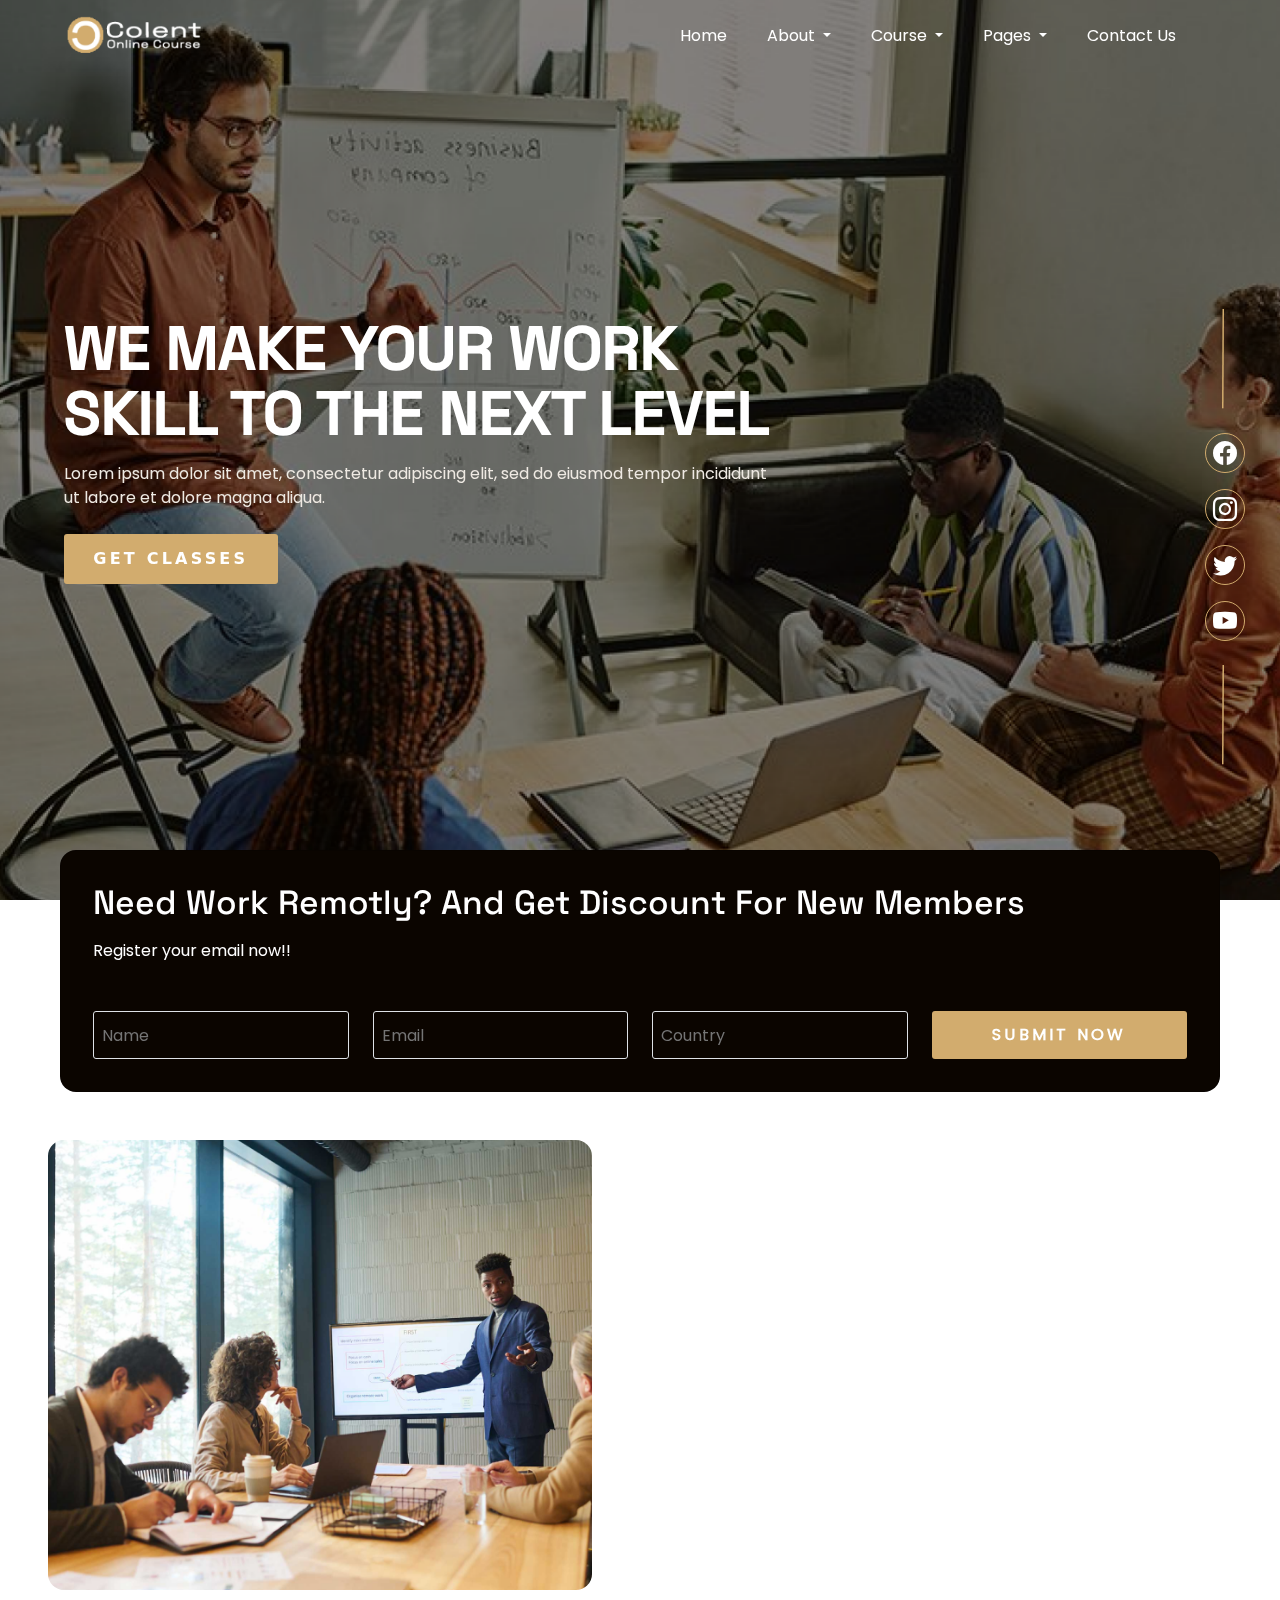
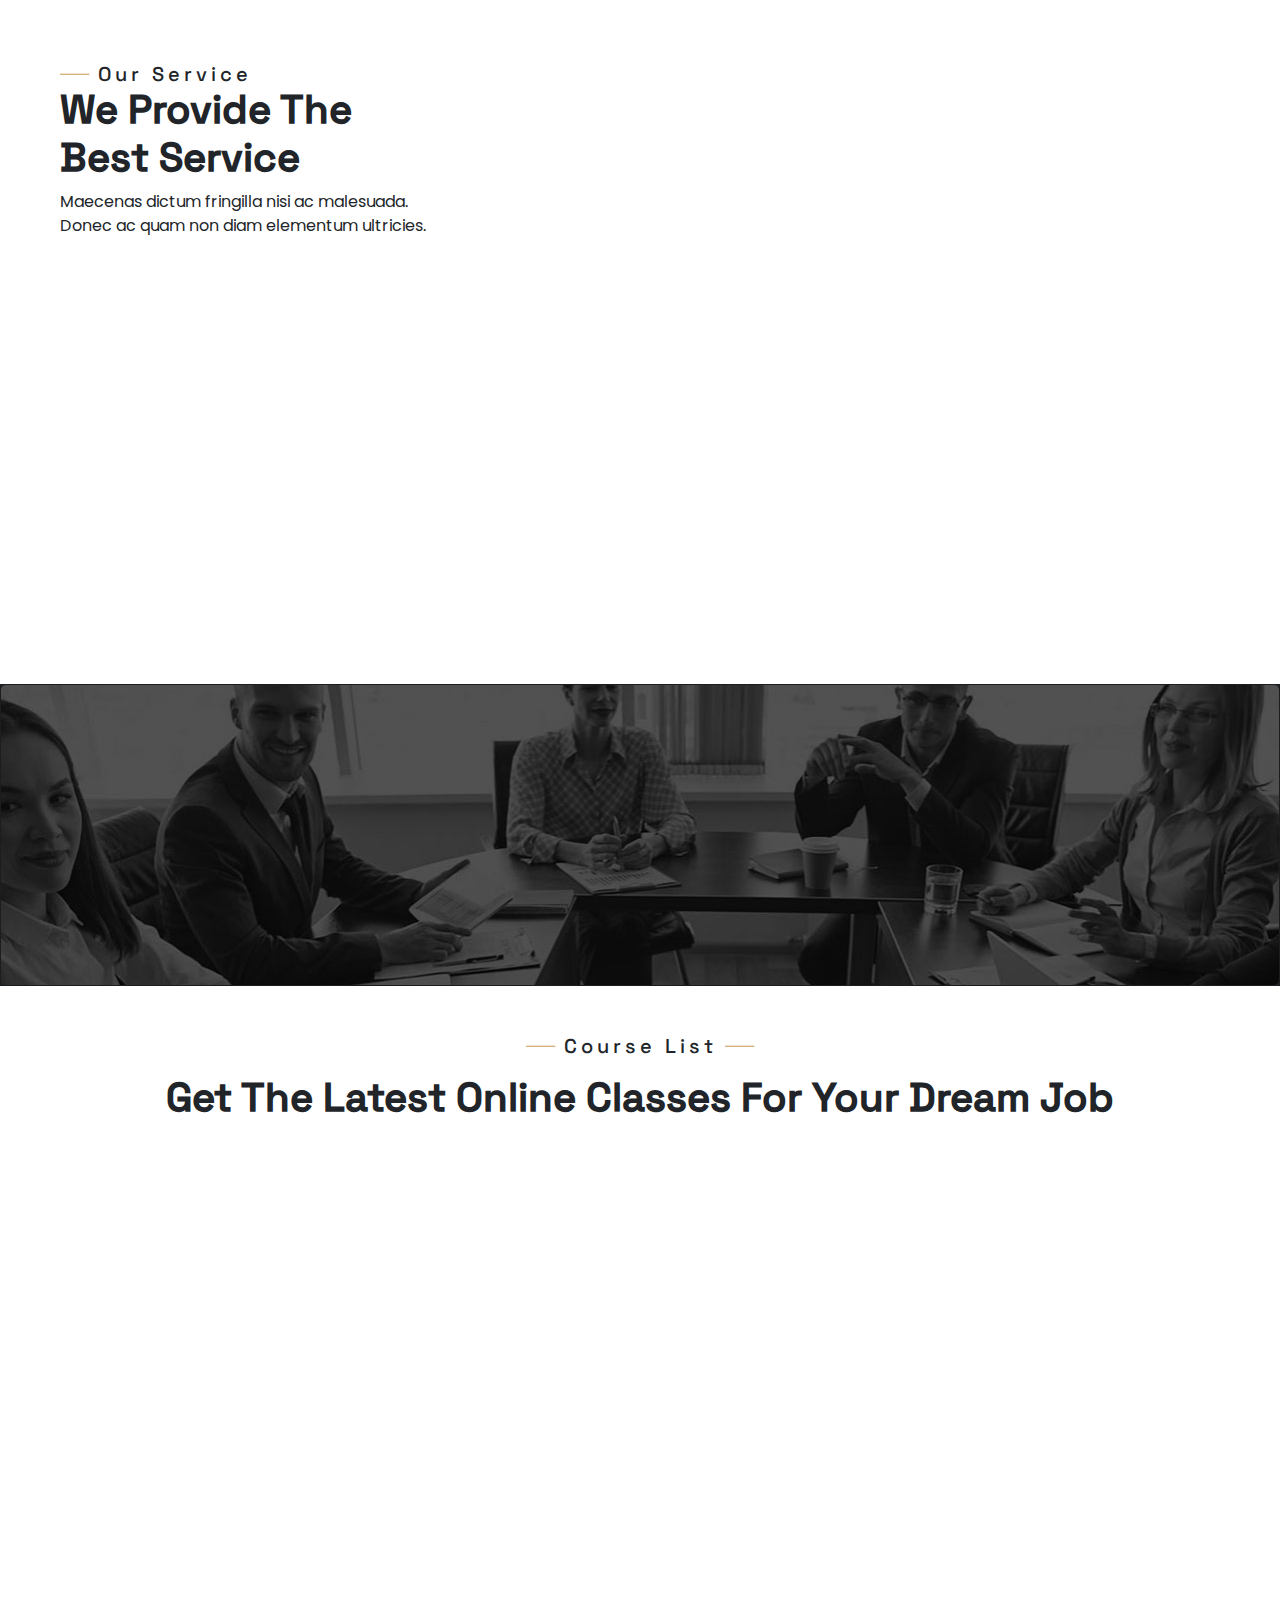
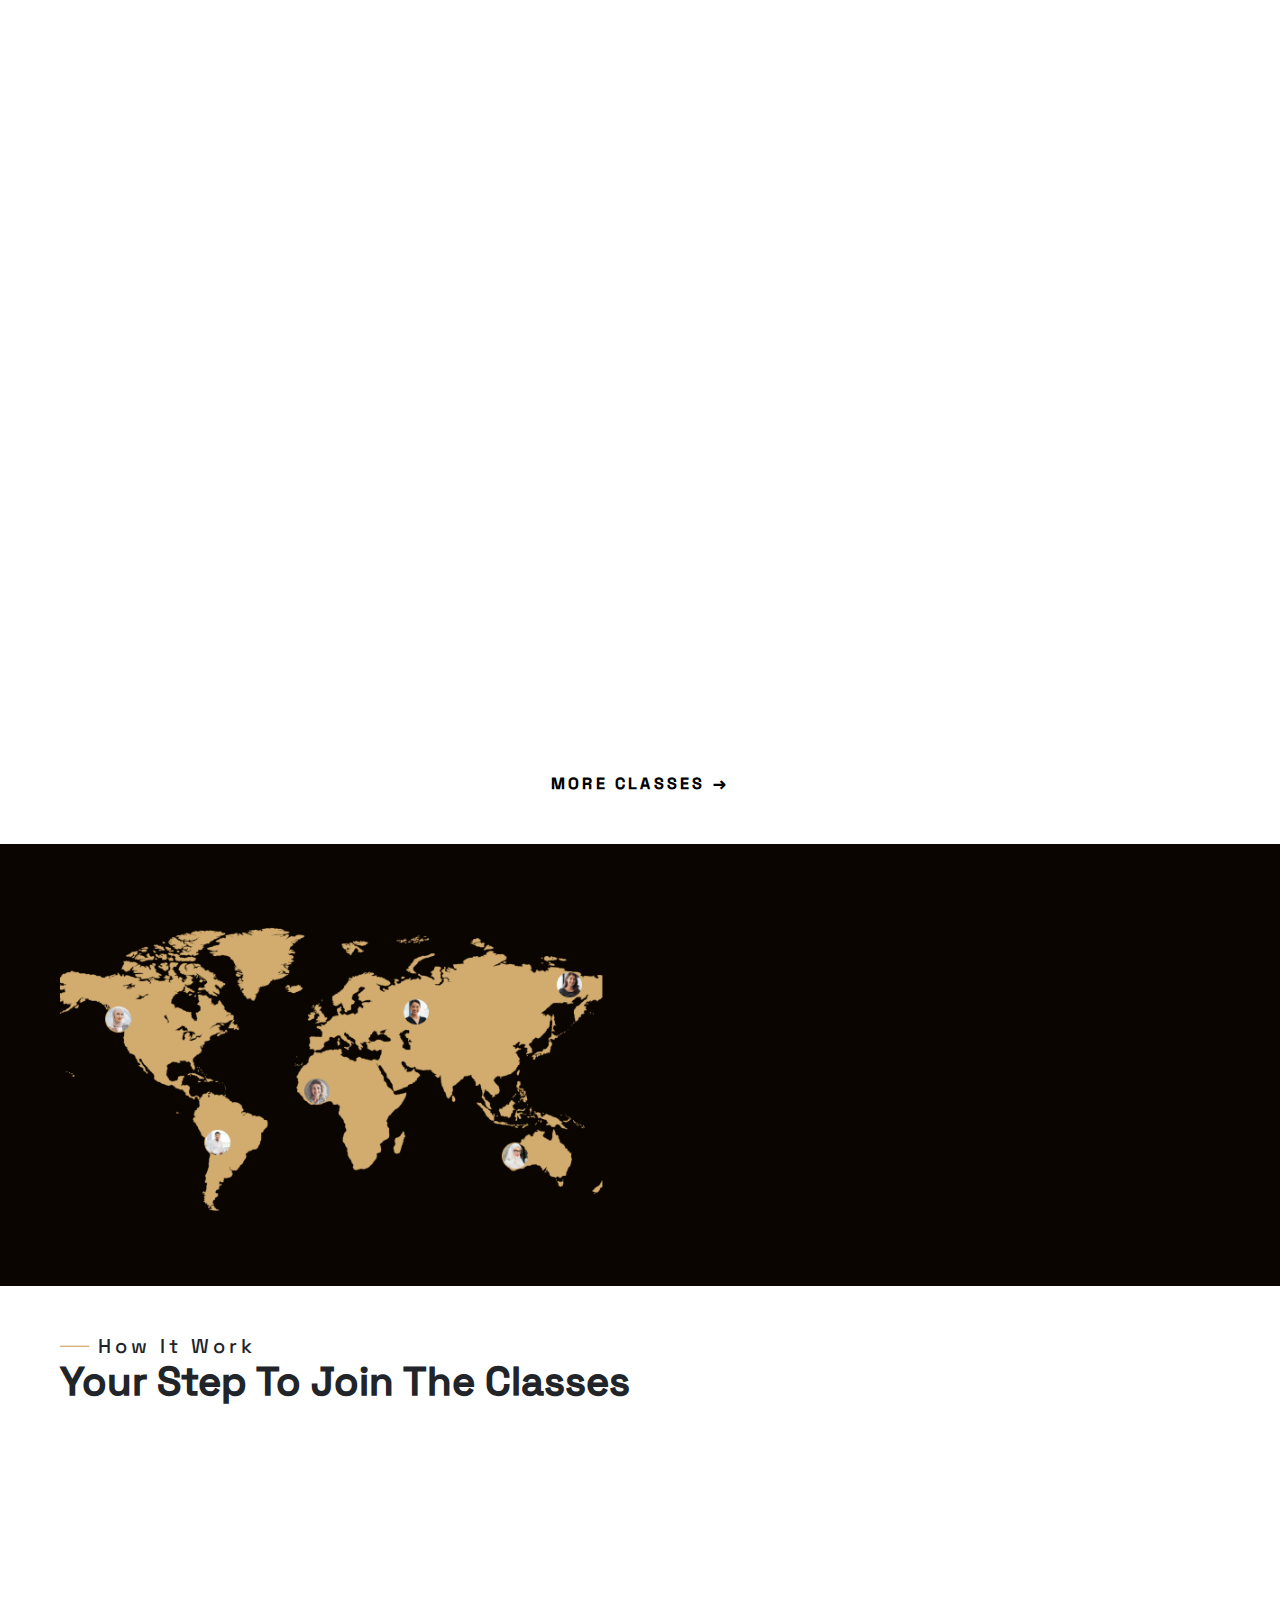
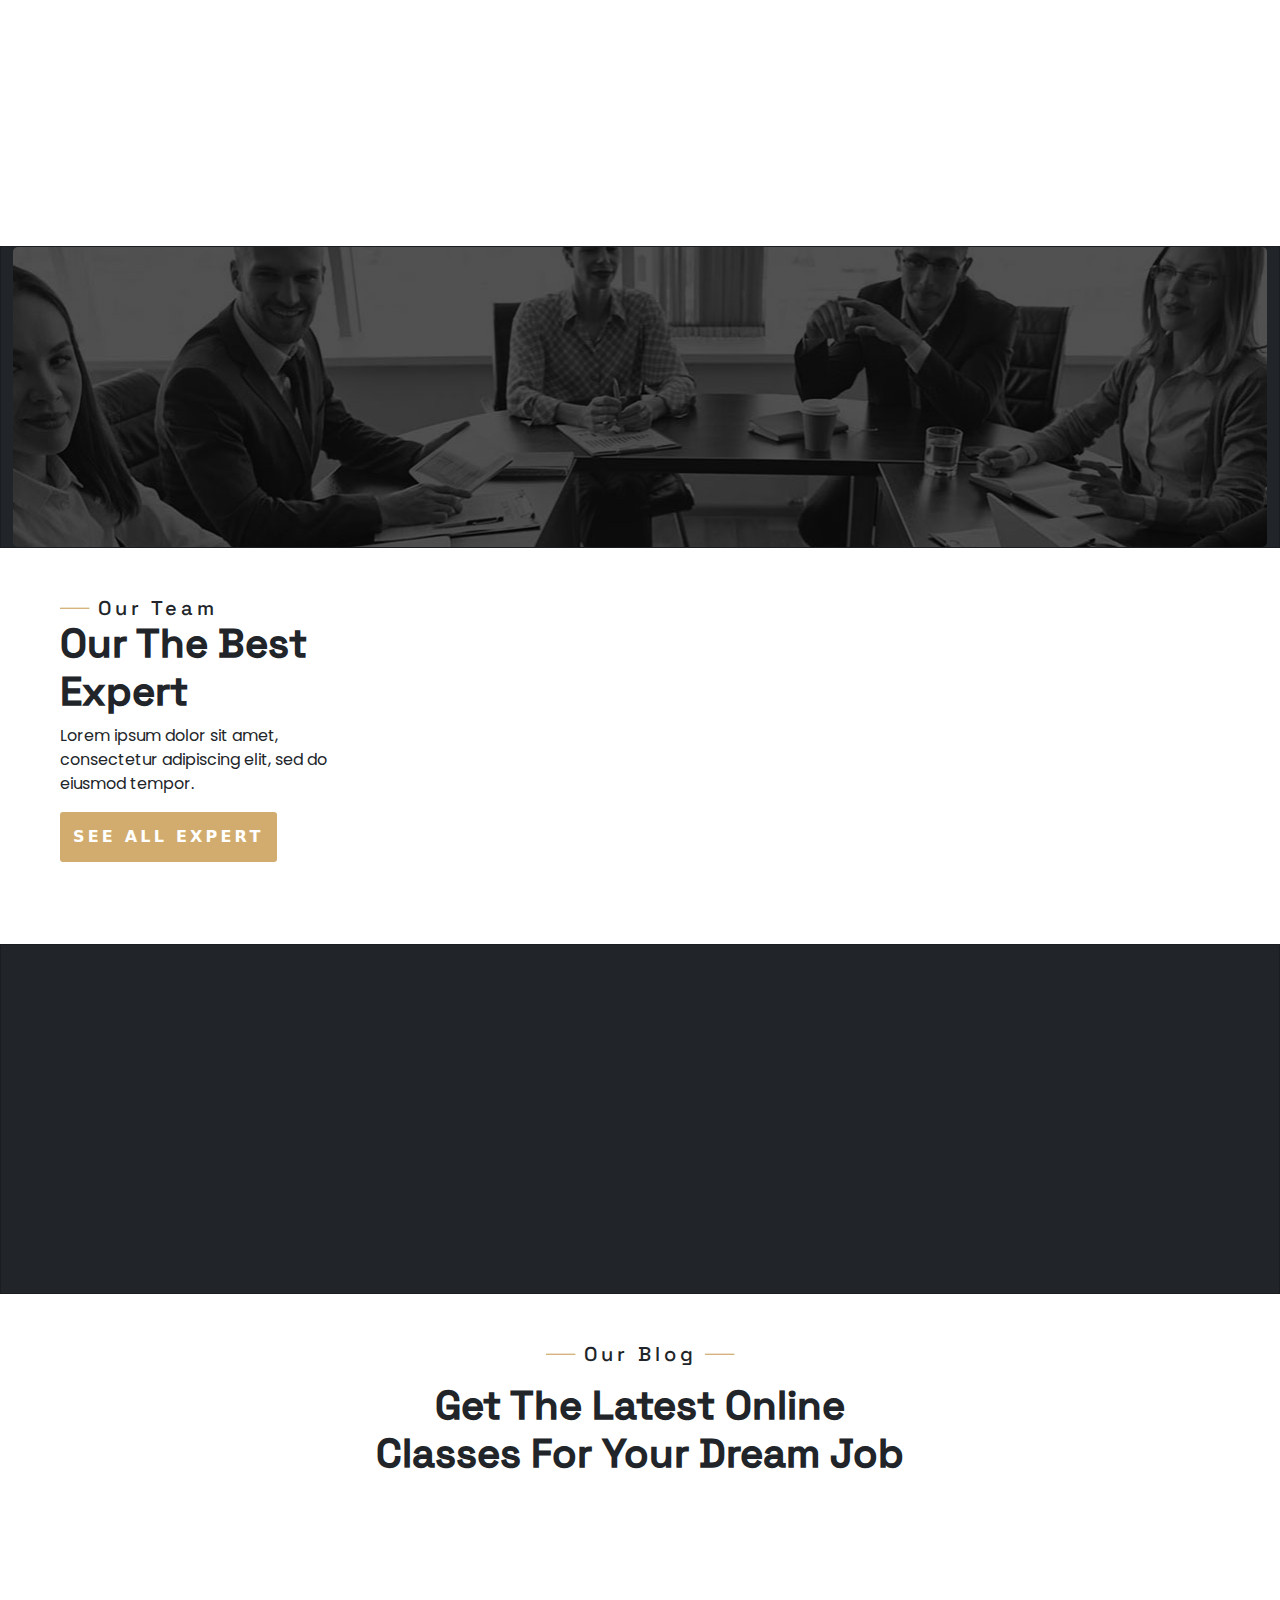
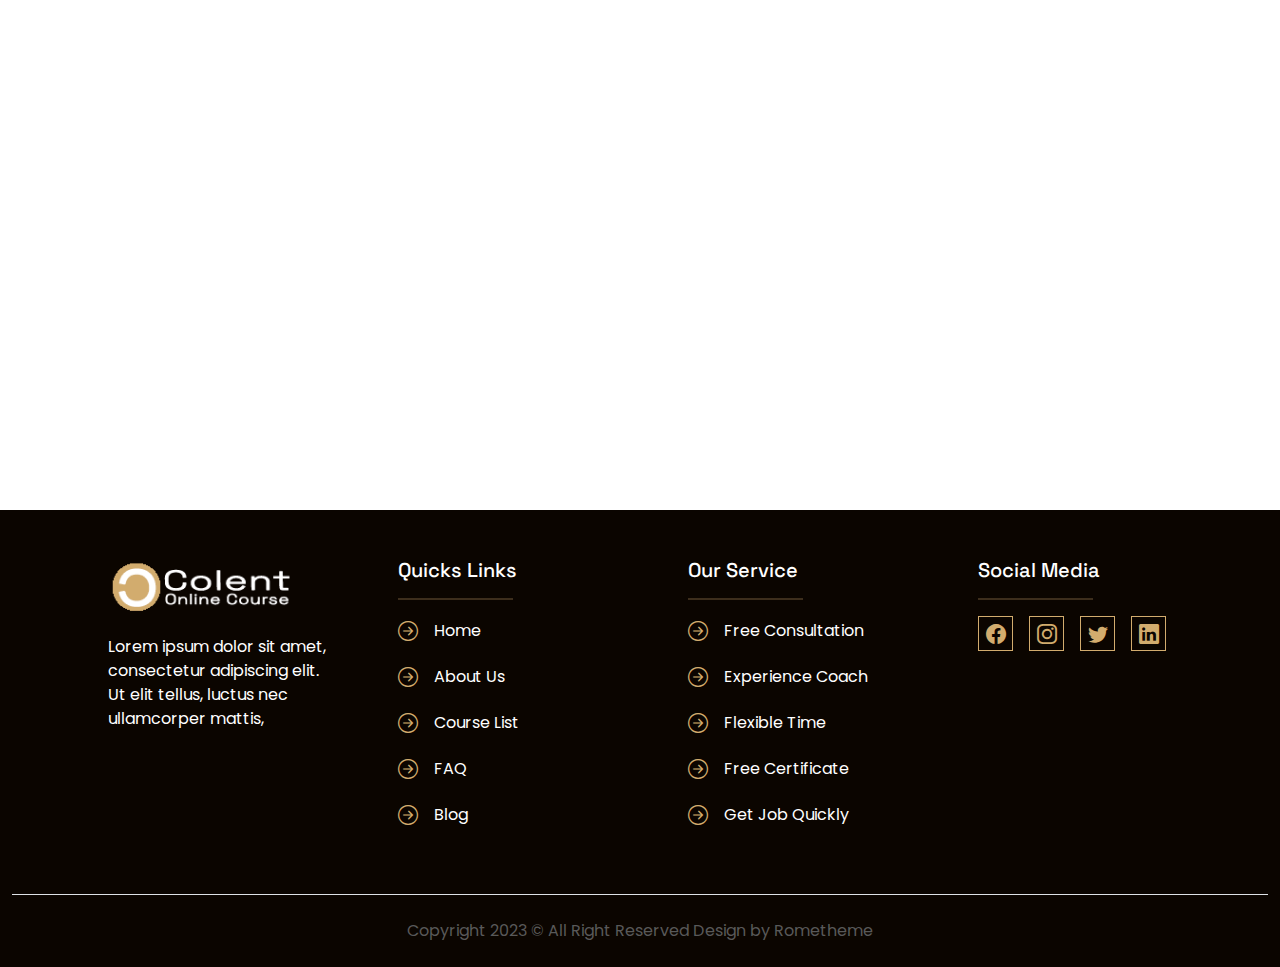
<file: index.html>
<!DOCTYPE html>
<html lang="en">
  <head>
    <meta charset="UTF-8" />
    <meta name="viewport" content="width=device-width, initial-scale=1.0" />
    <title>Colent</title>
    <link rel="stylesheet" href="./css/index.css" />
    <!-- bootstrap -->
    <link
      rel="stylesheet"
      href="https://cdn.jsdelivr.net/npm/bootstrap@5.3.2/dist/css/bootstrap.min.css"
    />
    <!-- bootstrap icon -->
    <link
      rel="stylesheet"
      href="https://cdn.jsdelivr.net/npm/bootstrap-icons@1.11.3/font/bootstrap-icons.min.css"
    />
    <!-- aos -->
    <link href="https://unpkg.com/aos@2.3.1/dist/aos.css" rel="stylesheet" />
  </head>
  <body>
    <div id="parent">
      <!-- header -->
      <div class="container-fluid px-0 text-bg-dark">
        <img
          src="./assets/Banner_home.png"
          class="card-img rounded-0 object-fit-cover banner_home"
          alt="..."
        />
        <div class="container-xxl card-img-overlay">
          <nav
            class="navbar navbar-expand-lg pt-0 py-lg-2"
            style="z-index: 99999"
          >
            <div class="container-fluid px-0 mt-3 mt-lg-0">
              <div class="navbar-brand mx-3 mx-md-5 ps-lg-3">
                <img src="./assets/logo.png" alt="logo" />
              </div>
              <button
                class="navbar-toggler mx-3 mx-md-5 border-0 bg-transparent"
                type="button"
                data-bs-toggle="collapse"
                data-bs-target="#navbarNavDropdown"
                aria-controls="navbarNavDropdown"
                aria-expanded="false"
                aria-label="Toggle navigation"
              >
                <svg
                  xmlns="http://www.w3.org/2000/svg"
                  width="32"
                  height="32"
                  fill="currentColor"
                  class="bi bi-list text-white"
                  viewBox="0 0 16 16"
                >
                  <path
                    fill-rule="evenodd"
                    d="M2.5 12a.5.5 0 0 1 .5-.5h10a.5.5 0 0 1 0 1H3a.5.5 0 0 1-.5-.5m0-4a.5.5 0 0 1 .5-.5h10a.5.5 0 0 1 0 1H3a.5.5 0 0 1-.5-.5m0-4a.5.5 0 0 1 .5-.5h10a.5.5 0 0 1 0 1H3a.5.5 0 0 1-.5-.5"
                  />
                </svg>
              </button>
              <div
                class="collapse navbar-collapse justify-content-end mx-lg-5 px-lg-5"
                id="navbarNavDropdown"
              >
                <ul class="navbar-nav gap-2 gap-lg-4 item_header">
                  <li class="nav-item">
                    <a class="nav-link" aria-current="page" href="./index.html"
                      >Home</a
                    >
                  </li>
                  <li class="nav-item dropdown">
                    <a
                      href="./aboutUs.html"
                      class="nav-link dropdown-toggle"
                      role="button"
                      data-bs-toggle="dropdown"
                      aria-expanded="false"
                    >
                      About
                    </a>

                    <ul class="dropdown-menu rounded-0 p-0">
                      <li>
                        <a class="dropdown-item" href="./aboutUs.html"
                          >About Us</a
                        >
                      </li>
                      <li>
                        <a class="dropdown-item" href="./services.html"
                          >Service</a
                        >
                      </li>
                      <li>
                        <a class="dropdown-item" href="./ourTeam.html"
                          >Our Team</a
                        >
                      </li>
                    </ul>
                  </li>
                  <li class="nav-item dropdown">
                    <a
                      class="nav-link dropdown-toggle"
                      href="#"
                      role="button"
                      data-bs-toggle="dropdown"
                      aria-expanded="false"
                    >
                      Course
                    </a>
                    <ul class="dropdown-menu rounded-0 p-0">
                      <li>
                        <a
                          class="dropdown-item text-center"
                          href="./ourCourse.html"
                          >Our Course</a
                        >
                        <a
                          class="dropdown-item text-center"
                          href="./singleCourse.html"
                          >Single Course</a
                        >
                      </li>
                    </ul>
                  </li>
                  <li class="nav-item dropdown">
                    <a
                      class="nav-link dropdown-toggle"
                      href="#"
                      role="button"
                      data-bs-toggle="dropdown"
                      aria-expanded="false"
                    >
                      Pages
                    </a>
                    <ul class="dropdown-menu rounded-0 p-0">
                      <li>
                        <a class="dropdown-item text-center" href="./faq.html"
                          >FAQ</a
                        >
                      </li>
                      <li>
                        <a class="dropdown-item text-center" href="./404.html"
                          >404</a
                        >
                      </li>
                      <li>
                        <a class="dropdown-item text-center" href="./blog.html"
                          >Blog</a
                        >
                      </li>
                      <li>
                        <a
                          class="dropdown-item text-center"
                          href="./singleBlog.html"
                          >Single Blog</a
                        >
                      </li>
                    </ul>
                  </li>
                  <li class="nav-item">
                    <a class="nav-link" href="./contact.html">Contact Us</a>
                  </li>
                </ul>
              </div>
            </div>
          </nav>
          <div
            class="card-img-overlay d-flex flex-column justify-content-center align-content-center px-2 mx-3 mx-md-5 gap-md-2 ps-lg-5 mx-lg-3 content_header_home"
            data-aos="fade-up"
            data-aos-anchor-placement="top-bottom"
            data-aos-duration="800"
          >
            <h5 class="fw-bold">WE MAKE YOUR WORK SKILL TO THE NEXT LEVEL</h5>
            <p>
              Lorem ipsum dolor sit amet, consectetur adipiscing elit, sed do
              eiusmod tempor incididunt ut labore et dolore magna aliqua.
            </p>
            <button class="btn fw-semibold">GET CLASSES</button>

            <div class="sosmed">
              <img src="./assets/line.png" alt="" class="line_sosmed" />
              <section
                class="d-flex flex-row flex-md-column justify-content-start gap-3 my-3 my-md-4 sosmed_list"
              >
                <i class="bi bi-facebook fs-4 sosmed_icon"></i>
                <i class="bi bi-instagram fs-4 sosmed_icon"></i>
                <i class="bi bi-twitter fs-4 sosmed_icon"></i>
                <i class="bi bi-youtube fs-4 sosmed_icon"></i>
              </section>
              <img src="./assets/line.png" alt="" class="line_sosmed" />
            </div>
          </div>
        </div>
      </div>
      <!-- end header -->

      <!-- form join -->
      <div class="container-xxl">
        <div
          class="card mx-3 p-3 rounded-4 mx-md-5 p-md-5 p-lg-3 card_form_join"
          data-aos="fade-left"
          data-aos-anchor-placement="top-bottom"
          data-aos-duration="800"
        >
          <div class="card-body text-white text-center text-lg-start">
            <h4 class="join_title text_grotesk">
              Need Work Remotly? And Get Discount For New Members
            </h4>
            <p class="mt-3 mb-5">Register your email now!!</p>
            <form class="row gap-3 gap-lg-0">
              <div class="col-lg-3">
                <input
                  type="name"
                  class="border w-100 px-2 bg-transparent text-white input_border"
                  placeholder="Name"
                />
              </div>
              <div class="col-lg-3">
                <input
                  type="email"
                  class="border w-100 px-2 bg-transparent text-white input_border"
                  placeholder="Email"
                />
              </div>
              <div class="col-lg-3">
                <input
                  type="text"
                  class="border w-100 px-2 bg-transparent text-white input_border"
                  placeholder="Country"
                />
              </div>
              <div class="col-lg-3 mt-3 mt-lg-0">
                <button class="btn w-100 button_colent">SUBMIT NOW</button>
              </div>
            </form>
          </div>
        </div>
      </div>
      <!-- end form join -->

      <!-- section our profile -->
      <div class="container-xxl px-0 my-5">
        <div class="row mx-4 mx-md-5">
          <div class="position-relative px-0 pe-lg-5 col-lg-6 ourProfile_img">
            <div
              class="position-absolute text-center p-2 rounded-3 shadow-sm ourProfile_experience"
              id="experienceCounter"
              data-aos="zoom-in"
            >
              <h3 class="mb-0 number_year_experience"><span>+</span></h3>
              <p class="mb-0 fw-semibold">Years experience</p>
            </div>
            <div class="overflow-hidden rounded-4 ourProfile_img">
              <img
                src="./assets/banner_ourProfile.png"
                class="img-fluid w-100 h-100 d-block object-fit-cover"
                alt="..."
              />
            </div>
          </div>
          <div
            class="my-4 px-0 col-lg-6 my-lg-0 ourProfile_desc"
            data-aos="fade-left"
          >
            <div class="d-flex gap-2 align-items-center">
              <img
                src="./assets/line_horizontal.png"
                alt=""
                style="width: 30px"
              />
              <h5 class="mb-0 fs-5 fw-medium" style="letter-spacing: 0.2em">
                Our Profile
              </h5>
            </div>
            <h1 class="fw-semibold fs-1">
              50.000 User Join The Classes And Successfull
            </h1>
            <p>
              Maecenas dictum fringilla nisi ac malesuada. Donec ac quam non
              diam elementum ultricies. In hac habitasse platea dictumst. Nullam
              eu elit sed metus convallis lobortis a iaculis eros. Ut malesuada
              lectus.
            </p>
            <div class="row gap-3 my-4 ourProfile_item">
              <div class="row col-md-6">
                <div class="col-2 col-lg-3">
                  <img src="./assets/icon_outVision.png" alt="" class="w-100" />
                </div>
                <div class="col-10 col-lg-9">
                  <h5 class="fw-semibold">Our Vision</h5>
                  <p class="fs-6">
                    Lorem ipsum dolor sit amet, consectetur adipiscing elit.
                  </p>
                </div>
              </div>
              <div class="row col-md-6">
                <div class="col-2 col-lg-3">
                  <img
                    src="./assets/icon_ourMission.png"
                    alt=""
                    class="w-100"
                  />
                </div>
                <div class="col-10 col-lg-9">
                  <h5 class="fw-semibold">Our Mission</h5>
                  <p>
                    Lorem ipsum dolor sit amet, consectetur adipiscing elit.
                  </p>
                </div>
              </div>
            </div>
            <button class="btn fw-semibold button_colent">GET STARTED</button>
          </div>
        </div>
      </div>
      <!-- end section our profile -->

      <!-- section our service -->
      <div class="container-xxl px-0">
        <div class="row mx-3 mx-md-5">
          <div class="col-md-6 col-lg-4 mt-4 ourService_desc">
            <div class="d-flex gap-2 align-items-center">
              <img
                src="./assets/line_horizontal.png"
                alt=""
                style="width: 30px"
              />
              <h5 class="mb-0 fs-5 fw-medium" style="letter-spacing: 0.2em">
                Our Service
              </h5>
            </div>
            <h1 class="fs-1 fw-semibold">We Provide The Best Service</h1>
            <p>
              Maecenas dictum fringilla nisi ac malesuada. Donec ac quam non
              diam elementum ultricies.
            </p>
          </div>
          <div
            class="col-md-6 col-lg-4 mt-4"
            data-aos="fade-up"
            data-aos-anchor-placement="top-bottom"
            data-aos-duration="800"
          >
            <div
              class="card h-100 p-5 shadow-sm ourService_card"
              style="border: 1px solid #595959"
            >
              <div
                class="d-flex align-items-center gap-3 border-bottom border-black pb-3"
              >
                <img
                  src="./assets/icon_freeConsultation.png"
                  alt="..."
                  class=""
                  style="width: 30px"
                />
                <h5 class="card-title mb-0 fw-semibold">Free Consultation</h5>
              </div>
              <div class="card-body p-0 mt-3">
                <p class="card-text">
                  Lorem ipsum dolor sit amet elit ut elit tellus luctus nec
                  ullamcorper mattis pulvinar dapibus leo.
                </p>
                <a
                  href="#"
                  class="text-decoration-none fw-semibold"
                  style="letter-spacing: 0.2em"
                  >READ MORE →</a
                >
              </div>
            </div>
          </div>
          <div
            class="col-md-6 col-lg-4 mt-4"
            data-aos="fade-down"
            data-aos-anchor-placement="top-bottom"
            data-aos-duration="800"
          >
            <div
              class="card h-100 p-5 shadow-sm ourService_card"
              style="border: 1px solid #595959"
            >
              <div
                class="d-flex align-items-center gap-3 border-bottom border-black pb-3"
              >
                <img
                  src="./assets/icon_experience.png"
                  alt="..."
                  class=""
                  style="width: 30px"
                />
                <h5 class="card-title mb-0">Experience Coach</h5>
              </div>
              <div class="card-body p-0 mt-3">
                <p class="card-text">
                  Lorem ipsum dolor sit amet elit ut elit tellus luctus nec
                  ullamcorper mattis pulvinar dapibus leo.
                </p>
                <a
                  href="#"
                  class="text-decoration-none fw-semibold"
                  style="letter-spacing: 0.2em"
                  >READ MORE →
                </a>
              </div>
            </div>
          </div>

          <div
            class="col-md-6 col-lg-4 mt-4"
            data-aos="fade-right"
            data-aos-anchor-placement="top-bottom"
            data-aos-duration="800"
          >
            <div
              class="card h-100 p-5 shadow-sm ourService_card"
              style="border: 1px solid #595959"
            >
              <div
                class="d-flex align-items-center gap-3 border-bottom border-black pb-3"
              >
                <img
                  src="./assets/icon_flexibelTime.png"
                  alt="..."
                  class=""
                  style="width: 30px"
                />
                <h5 class="card-title mb-0">Flexible Time</h5>
              </div>
              <div class="card-body p-0 mt-3">
                <p class="card-text">
                  Lorem ipsum dolor sit amet elit ut elit tellus luctus nec
                  ullamcorper mattis pulvinar dapibus leo.
                </p>
                <a
                  href="#"
                  class="text-decoration-none fw-semibold"
                  style="letter-spacing: 0.2em"
                  >READ MORE →
                </a>
              </div>
            </div>
          </div>
          <div
            class="col-md-6 col-lg-4 mt-4"
            data-aos="fade-up"
            data-aos-anchor-placement="top-bottom"
            data-aos-duration="800"
          >
            <div
              class="card h-100 p-5 shadow-sm ourService_card"
              style="border: 1px solid #595959"
            >
              <div
                class="d-flex align-items-center gap-3 border-bottom border-black pb-3"
              >
                <img
                  src="./assets/icon_certificate.png"
                  alt="..."
                  class=""
                  style="width: 30px"
                />
                <h5 class="card-title mb-0">Get Certificate</h5>
              </div>
              <div class="card-body p-0 mt-3">
                <p class="card-text">
                  Lorem ipsum dolor sit amet elit ut elit tellus luctus nec
                  ullamcorper mattis pulvinar dapibus leo.
                </p>
                <a
                  href="#"
                  class="text-decoration-none fw-semibold"
                  style="letter-spacing: 0.2em"
                  >READ MORE →
                </a>
              </div>
            </div>
          </div>
          <div
            class="col-md-6 col-lg-4 mt-4"
            data-aos="fade-down"
            data-aos-anchor-placement="top-bottom"
            data-aos-duration="800"
          >
            <div
              class="card h-100 p-5 shadow-sm ourService_card"
              style="border: 1px solid #595959"
            >
              <div
                class="d-flex align-items-center gap-3 border-bottom border-black pb-3"
              >
                <img
                  src="./assets/icon_jobQuickly.png"
                  alt="..."
                  class=""
                  style="width: 30px"
                />
                <h5 class="card-title mb-0">Get Job Quickly</h5>
              </div>
              <div class="card-body p-0 mt-3">
                <p class="card-text">
                  Lorem ipsum dolor sit amet elit ut elit tellus luctus nec
                  ullamcorper mattis pulvinar dapibus leo.
                </p>
                <a
                  href="#"
                  class="text-decoration-none fw-semibold"
                  style="letter-spacing: 0.2em"
                  >READ MORE →
                </a>
              </div>
            </div>
          </div>
        </div>
      </div>
      <!-- end section our service -->

      <!-- brand -->
      <div class="card text-bg-dark rounded-0 brand my-5">
        <img src="./assets/Banner_brand.png" class="card-img" alt="..." />
        <div
          class="container-xxl card-img-overlay d-flex flex-column justify-content-around flex-md-row"
        >
          <div
            class="w-100 overflow-hidden d-flex align-items-center"
            data-aos="zoom-in"
            data-aos-duration="1000"
          >
            <img
              src="./assets/brand_1.png"
              alt=""
              class="d-block w-50 h-auto mx-auto"
            />
          </div>
          <div
            class="w-100 overflow-hidden d-flex align-items-center"
            data-aos="zoom-in"
            data-aos-duration="1000"
          >
            <img
              src="./assets/brand_2.png"
              alt=""
              class="d-block w-50 h-auto mx-auto"
            />
          </div>
          <div
            class="w-100 overflow-hidden d-flex align-items-center"
            data-aos="zoom-in"
            data-aos-duration="1000"
          >
            <img
              src="./assets/brand_3.png"
              alt=""
              class="d-block w-50 h-auto mx-auto"
            />
          </div>
          <div
            class="w-100 overflow-hidden d-flex align-items-center"
            data-aos="zoom-in"
            data-aos-duration="1000"
          >
            <img
              src="./assets/brand_4.png"
              alt=""
              class="d-block w-50 h-auto mx-auto"
            />
          </div>
          <div
            class="w-100 overflow-hidden d-flex align-items-center"
            data-aos="zoom-in"
            data-aos-duration="1000"
          >
            <img
              src="./assets/brand_5.png"
              alt=""
              class="d-block w-50 h-auto mx-auto"
            />
          </div>
        </div>
      </div>
      <!-- end brand -->

      <!-- course list -->
      <div class="container-xxl px-0">
        <div class="text-center course_list mb-5">
          <div
            class="d-flex gap-2 align-items-center justify-content-center mb-3"
          >
            <img
              src="./assets/line_horizontal.png"
              alt=""
              style="width: 30px"
            />
            <h5 class="mb-0 fs-5 fw-medium" style="letter-spacing: 0.2em">
              Course List
            </h5>
            <img
              src="./assets/line_horizontal.png"
              alt=""
              style="width: 30px"
            />
          </div>
          <h1 class="fs-1 fw-semibold mx-auto">
            Get The Latest Online Classes For Your Dream Job
          </h1>
        </div>
        <div class="row mx-3 mx-md-5">
          <div
            class="col-md-6 col-lg-4 mb-4"
            data-aos="fade-up"
            data-aos-duration="1000"
            data-aos-anchor-placement="center-bottom"
          >
            <div class="card p-3 shadow-sm border-black">
              <div class="position-relative">
                <img
                  src="./assets/card_courseList_1.png"
                  class="card-img-top rounded-3 object-fit-cover"
                  alt="..."
                  style="height: 220px"
                />
                <div
                  class="position-absolute top-0 end-0 p-2 text-white fw-bold price_course"
                >
                  <h3 class="mb-0">150 $</h3>
                </div>
              </div>
              <div class="card-body px-0 course_list_card">
                <h5 class="card-title border-bottom border-black pb-3">
                  Flutter Class
                </h5>
                <p class="card-text">
                  Some quick example text to build on the card title and make up
                  the bulk of the card's content.
                </p>
                <div class="my-3 d-flex flex-column gap-2">
                  <div class="d-flex align-items-center gap-2">
                    <i class="bi bi-people course_list_icon"></i>
                    <p class="mb-0">9.034 Student</p>
                  </div>
                  <div class="d-flex align-items-center gap-2">
                    <i class="bi bi-camera-video course_list_icon"></i>
                    <p class="mb-0">9.034 Student</p>
                  </div>
                  <div class="d-flex align-items-center gap-2">
                    <i class="bi bi-clock course_list_icon"></i>
                    <p class="mb-0">9.034 Student</p>
                  </div>
                </div>
                <a href="#" class="btn btn-primary">GET CLASSES</a>
              </div>
            </div>
          </div>
          <div
            class="col-md-6 col-lg-4 mb-4"
            data-aos="fade-up"
            data-aos-duration="1000"
            data-aos-anchor-placement="center-bottom"
          >
            <div class="card p-3 shadow-sm border-black">
              <div class="position-relative">
                <img
                  src="./assets/card_courseList_2.png"
                  class="card-img-top rounded-3 object-fit-cover"
                  alt="..."
                  style="height: 220px"
                />
                <div
                  class="position-absolute top-0 end-0 p-2 text-white fw-bold price_course"
                >
                  <h3 class="mb-0">150 $</h3>
                </div>
              </div>
              <div class="card-body px-0 course_list_card">
                <h5 class="card-title border-bottom border-black pb-3">
                  Bussiness Owner
                </h5>
                <p class="card-text">
                  Some quick example text to build on the card title and make up
                  the bulk of the card's content.
                </p>
                <div class="my-3 d-flex flex-column gap-2">
                  <div class="d-flex align-items-center gap-2">
                    <i class="bi bi-people course_list_icon"></i>
                    <p class="mb-0">9.034 Student</p>
                  </div>
                  <div class="d-flex align-items-center gap-2">
                    <i class="bi bi-camera-video course_list_icon"></i>
                    <p class="mb-0">9.034 Student</p>
                  </div>
                  <div class="d-flex align-items-center gap-2">
                    <i class="bi bi-clock course_list_icon"></i>
                    <p class="mb-0">9.034 Student</p>
                  </div>
                </div>
                <a href="#" class="btn btn-primary">GET CLASSES</a>
              </div>
            </div>
          </div>
          <div
            class="col-md-6 col-lg-4 mb-4"
            data-aos="fade-up"
            data-aos-duration="1000"
            data-aos-anchor-placement="center-bottom"
          >
            <div class="card p-3 shadow-sm border-black">
              <div class="position-relative">
                <img
                  src="./assets/card_courseList_3.png"
                  class="card-img-top rounded-3 object-fit-cover"
                  alt="..."
                  style="height: 220px"
                />
                <div
                  class="position-absolute top-0 end-0 p-2 text-white fw-bold price_course"
                >
                  <h3 class="mb-0">150 $</h3>
                </div>
              </div>
              <div class="card-body px-0 course_list_card">
                <h5 class="card-title border-bottom border-black pb-3">
                  Virtual Assistant
                </h5>
                <p class="card-text">
                  Some quick example text to build on the card title and make up
                  the bulk of the card's content.
                </p>
                <div class="my-3 d-flex flex-column gap-2">
                  <div class="d-flex align-items-center gap-2">
                    <i class="bi bi-people course_list_icon"></i>
                    <p class="mb-0">9.034 Student</p>
                  </div>
                  <div class="d-flex align-items-center gap-2">
                    <i class="bi bi-camera-video course_list_icon"></i>
                    <p class="mb-0">9.034 Student</p>
                  </div>
                  <div class="d-flex align-items-center gap-2">
                    <i class="bi bi-clock course_list_icon"></i>
                    <p class="mb-0">9.034 Student</p>
                  </div>
                </div>
                <a href="#" class="btn btn-primary">GET CLASSES</a>
              </div>
            </div>
          </div>
          <div
            class="col-md-6 col-lg-4 mb-4"
            data-aos="fade-up"
            data-aos-duration="1000"
            data-aos-anchor-placement="center-bottom"
          >
            <div class="card p-3 shadow-sm border-black">
              <div class="position-relative">
                <img
                  src="./assets/card_courseList_4.png"
                  class="card-img-top rounded-3 object-fit-cover"
                  alt="..."
                  style="height: 220px"
                />
                <div
                  class="position-absolute top-0 end-0 p-2 text-white fw-bold price_course"
                >
                  <h3 class="mb-0">150 $</h3>
                </div>
              </div>
              <div class="card-body px-0 course_list_card">
                <h5 class="card-title border-bottom border-black pb-3">
                  Flutter Class
                </h5>
                <p class="card-text">
                  Some quick example text to build on the card title and make up
                  the bulk of the card's content.
                </p>
                <div class="my-3 d-flex flex-column gap-2">
                  <div class="d-flex align-items-center gap-2">
                    <i class="bi bi-people course_list_icon"></i>
                    <p class="mb-0">9.034 Student</p>
                  </div>
                  <div class="d-flex align-items-center gap-2">
                    <i class="bi bi-camera-video course_list_icon"></i>
                    <p class="mb-0">9.034 Student</p>
                  </div>
                  <div class="d-flex align-items-center gap-2">
                    <i class="bi bi-clock course_list_icon"></i>
                    <p class="mb-0">9.034 Student</p>
                  </div>
                </div>
                <a href="#" class="btn btn-primary">GET CLASSES</a>
              </div>
            </div>
          </div>
          <div
            class="col-md-6 col-lg-4 mb-4"
            data-aos="fade-up"
            data-aos-duration="1000"
            data-aos-anchor-placement="center-bottom"
          >
            <div class="card p-3 shadow-sm border-black">
              <div class="position-relative">
                <img
                  src="./assets/card_courseList_5.png"
                  class="card-img-top rounded-3 object-fit-cover"
                  alt="..."
                  style="height: 220px"
                />
                <div
                  class="position-absolute top-0 end-0 p-2 text-white fw-bold price_course"
                >
                  <h3 class="mb-0">150 $</h3>
                </div>
              </div>
              <div class="card-body px-0 course_list_card">
                <h5 class="card-title border-bottom border-black pb-3">
                  Bussiness Owner
                </h5>
                <p class="card-text">
                  Some quick example text to build on the card title and make up
                  the bulk of the card's content.
                </p>
                <div class="my-3 d-flex flex-column gap-2">
                  <div class="d-flex align-items-center gap-2">
                    <i class="bi bi-people course_list_icon"></i>
                    <p class="mb-0">9.034 Student</p>
                  </div>
                  <div class="d-flex align-items-center gap-2">
                    <i class="bi bi-camera-video course_list_icon"></i>
                    <p class="mb-0">9.034 Student</p>
                  </div>
                  <div class="d-flex align-items-center gap-2">
                    <i class="bi bi-clock course_list_icon"></i>
                    <p class="mb-0">9.034 Student</p>
                  </div>
                </div>
                <a href="#" class="btn btn-primary">GET CLASSES</a>
              </div>
            </div>
          </div>
          <div
            class="col-md-6 col-lg-4 mb-4"
            data-aos="fade-up"
            data-aos-duration="1000"
            data-aos-anchor-placement="center-bottom"
          >
            <div class="card p-3 shadow-sm border-black">
              <div class="position-relative">
                <img
                  src="./assets/card_courseList_6.png"
                  class="card-img-top rounded-3 object-fit-cover"
                  alt="..."
                  style="height: 220px"
                />
                <div
                  class="position-absolute top-0 end-0 p-2 text-white fw-bold price_course"
                >
                  <h3 class="mb-0">150 $</h3>
                </div>
              </div>
              <div class="card-body px-0 course_list_card">
                <h5 class="card-title border-bottom border-black pb-3">
                  Virtual Assistant
                </h5>
                <p class="card-text">
                  Some quick example text to build on the card title and make up
                  the bulk of the card's content.
                </p>
                <div class="my-3 d-flex flex-column gap-2">
                  <div class="d-flex align-items-center gap-2">
                    <i class="bi bi-people course_list_icon"></i>
                    <p class="mb-0">9.034 Student</p>
                  </div>
                  <div class="d-flex align-items-center gap-2">
                    <i class="bi bi-camera-video course_list_icon"></i>
                    <p class="mb-0">9.034 Student</p>
                  </div>
                  <div class="d-flex align-items-center gap-2">
                    <i class="bi bi-clock course_list_icon"></i>
                    <p class="mb-0">9.034 Student</p>
                  </div>
                </div>
                <a href="#" class="btn btn-primary">GET CLASSES</a>
              </div>
            </div>
          </div>
        </div>
        <p class="text-center fw-bold text_more_class">
          <a
            href="#"
            class="text-black text-decoration-none"
            style="letter-spacing: 0.2em"
          >
            MORE CLASSES <span>→</span></a
          >
        </p>
      </div>
      <!-- end course list -->

      <!-- testimoni -->
      <div class="container-fluid px-0 my-5 bg_footer">
        <div class="container-xxl mx-auto row px-3 py-5 px-md-5">
          <div class="col-lg-6">
            <img src="./assets/map.png" alt="" class="img-fluid w-100" />
          </div>
          <div
            class="col-lg-6 mt-5 text-white mt-lg-0"
            data-aos="fade-left"
            data-aos-duration="2000"
          >
            <div class="d-flex gap-2 align-items-center">
              <img
                src="./assets/line_horizontal.png"
                alt=""
                style="width: 30px"
              />
              <h5 class="mb-0 fs-5 fw-medium" style="letter-spacing: 0.2em">
                Our Testimonial
              </h5>
            </div>
            <h1 class="d-flex gap-2 align-items-center">
              What People Say About Us
            </h1>
            <p class="d-flex gap-2 align-items-center">
              Lorem ipsum dolor sit amet, consectetur adipiscing elit. Sed
              imperdiet arcu semper imperdiet dictum. Donec sagittis ut ligula a
              placerat. Sed vitae blandit metus. Quisque lobortis nulla
              ullamcorper sodales porta. Curabitur nisi nisl, gravida ac
              fermentum mattis, faucibus vel libero. Cras rutrum, justo nec
              congue tincidunt, nisi tellus volutpat mi, ut tincidunt quam
              ligula nec felis. Nam mattis sapien ac quam lacinia, vel euismod
              sem maximus.
            </p>
            <div class="d-flex align-items-center gap-3 mt-4">
              <div class="testimoni_img_user">
                <img src="./assets/user_testimoni.png" alt="" />
              </div>
              <div class="testimoni_desc_user">
                <p class="mb-0 fs-5">Dyan Kardial</p>
                <p class="mb-0 fs-6">Designers</p>
              </div>
            </div>
          </div>
        </div>
      </div>
      <!-- end testimoni -->

      <!-- step -->
      <div class="container-xxl">
        <div class="mx-3 mx-md-5 step">
          <div class="d-flex gap-2 align-items-center">
            <img
              src="./assets/line_horizontal.png"
              alt=""
              style="width: 30px"
            />
            <h5 class="mb-0 fs-5 fw-medium" style="letter-spacing: 0.2em">
              How It Work
            </h5>
          </div>
          <h1 class="fs-1 fw-semibold">Your Step To Join The Classes</h1>
          <div class="row mx-3 mx-md-5 my-5">
            <div
              class="px-0 col-md-6 col-lg-3"
              data-aos="fade-left"
              data-aos-duration="2000"
              data-aos-anchor-placement="top-bottom"
            >
              <p class="text-center fw-semibold" style="color: #0b0500">
                Step 1
              </p>
              <div class="position-relative mb-4">
                <div class="w-100 mb-4 line_Step"></div>
                <div class="rounded-5 position-absolute line_sequere"></div>
                <div class="card p-3 mx-3 shadow-sm border-black">
                  <div class="overflow-hidden mx-auto img_card_step">
                    <img
                      src="./assets/step1.png"
                      class="card-img-top w-100 h-100 object-fit-cover"
                      alt="..."
                    />
                  </div>
                  <div class="card-body mt-3 p-0 text-center step_list_card">
                    <h5 class="card-title step_card">Choose the Class</h5>
                    <p class="card-text">
                      Suspendisse nec magna ac magna sagittis tristique.
                    </p>
                  </div>
                </div>
              </div>
            </div>
            <div
              class="px-0 col-md-6 col-lg-3"
              data-aos="fade-left"
              data-aos-duration="2000"
              data-aos-anchor-placement="top-bottom"
            >
              <p class="text-center fw-semibold">Step 2</p>
              <div class="position-relative mb-4">
                <div class="w-100 mb-4 line_Step"></div>
                <div class="rounded-5 position-absolute line_sequere"></div>
                <div class="card p-3 mx-3 shadow-sm border-black">
                  <div class="overflow-hidden mx-auto img_card_step">
                    <img
                      src="./assets/step2.png"
                      class="card-img-top w-100 h-100 object-fit-cover"
                      alt="..."
                    />
                  </div>
                  <div class="card-body mt-3 p-0 text-center step_list_card">
                    <h5 class="card-title step_card">Cunsultation</h5>
                    <p class="card-text">
                      Suspendisse nec magna ac magna sagittis tristique.
                    </p>
                  </div>
                </div>
              </div>
            </div>
            <div
              class="px-0 col-md-6 col-lg-3"
              data-aos="fade-left"
              data-aos-duration="2000"
              data-aos-anchor-placement="top-bottom"
            >
              <p class="text-center fw-semibold">Step 3</p>
              <div class="position-relative mb-4">
                <div class="w-100 mb-4 line_Step"></div>
                <div class="rounded-5 position-absolute line_sequere"></div>
                <div class="card p-3 mx-3 shadow-sm border-black">
                  <div class="overflow-hidden mx-auto img_card_step">
                    <img
                      src="./assets/step3.png"
                      class="card-img-top w-100 h-100 object-fit-cover"
                      alt="..."
                    />
                  </div>
                  <div class="card-body mt-3 p-0 text-center step_list_card">
                    <h5 class="card-title step_card">Buy a Class</h5>
                    <p class="card-text">
                      Suspendisse nec magna ac magna sagittis tristique.
                    </p>
                  </div>
                </div>
              </div>
            </div>
            <div
              class="px-0 col-md-6 col-lg-3"
              data-aos="fade-left"
              data-aos-duration="2000"
              data-aos-anchor-placement="top-bottom"
            >
              <p class="text-center fw-semibold">Step 4</p>
              <div class="position-relative mb-4">
                <div class="w-100 mb-4 line_Step"></div>
                <div class="rounded-5 position-absolute line_sequere"></div>
                <div class="card p-3 mx-3 shadow-sm border-black">
                  <div class="overflow-hidden mx-auto img_card_step">
                    <img
                      src="./assets/step4.png"
                      class="card-img-top w-100 h-100 object-fit-cover"
                      alt="..."
                    />
                  </div>
                  <div class="card-body mt-3 p-0 text-center step_list_card">
                    <h5 class="card-title step_card">Join to Grup</h5>
                    <p class="card-text">
                      Suspendisse nec magna ac magna sagittis tristique.
                    </p>
                  </div>
                </div>
              </div>
            </div>
          </div>
        </div>
      </div>
      <!-- end step -->

      <!-- data -->
      <div class="container-fluid card text-bg-dark rounded-0 brand my-5">
        <img src="./assets/Banner_brand.png" class="card-img" alt="..." />
        <div
          class="container-xxl mx-auto card-img-overlay row mx-0 data_colent"
        >
          <div
            class="col-md-3 d-flex flex-column justify-content-center align-items-center"
            data-aos="zoom-in"
            data-aos-duration="1000"
          >
            <h1 class="mb-0 fs-1">50<span>K</span></h1>
            <h5 class="mb-0 fs-5">Student</h5>
          </div>
          <div
            class="col-md-3 d-flex flex-column justify-content-center align-items-center"
            data-aos="zoom-in"
            data-aos-duration="1000"
          >
            <h1 class="mb-0 fs-1">15<span>+</span></h1>
            <h5 class="mb-0 fs-5">Experience</h5>
          </div>
          <div
            class="col-md-3 d-flex flex-column justify-content-center align-items-center"
            data-aos="zoom-in"
            data-aos-duration="1000"
          >
            <h1 class="mb-0 fs-1">10<span>+</span></h1>
            <h5 class="mb-0 fs-5">Classes</h5>
          </div>
          <div
            class="col-md-3 d-flex flex-column justify-content-center align-items-center"
            data-aos="zoom-in"
            data-aos-duration="1000"
          >
            <h1 class="mb-0 fs-1">35<span>+</span></h1>
            <h5 class="mb-0 fs-5">Expert</h5>
          </div>
        </div>
      </div>
      <!-- end data -->

      <!-- our team -->
      <div class="container-xxl px-0">
        <div class="row row-gap-md-4 mx-3 mx-md-5">
          <div class="col-md-6 col-lg-3 our_team_desc">
            <div class="d-flex gap-2 align-items-center">
              <img
                src="./assets/line_horizontal.png"
                alt=""
                style="width: 30px"
              />
              <h5 class="mb-0 fs-5 fw-medium" style="letter-spacing: 0.2em">
                Our Team
              </h5>
            </div>
            <h1 class="fs-1 fw-semibold">Our The Best Expert</h1>
            <p>
              Lorem ipsum dolor sit amet, consectetur adipiscing elit, sed do
              eiusmod tempor.
            </p>
            <button class="btn text-white fw-semibold button_colent">
              SEE ALL EXPERT
            </button>
          </div>
          <div
            class="col-md-6 col-lg-3 mt-5 mt-md-0"
            data-aos="fade-up"
            data-aos-duration="1000"
            data-aos-anchor-placement="center-bottom"
          >
            <div
              class="card shadow-sm border-0 position-relative overflow-hidden our_team_card"
            >
              <img src="./assets/our_team1.png" alt="" class="" />
              <div
                class="d-flex flex-column justify-content-end align-items-center"
              ></div>
              <div
                class="text-center position-absolute d-flex flex-column justify-content-center desc_user_our_team"
              >
                <h5 class="fs-5 mb-0 text-white fw-semibold">Dyas Kardinal</h5>
                <p class="mb-0">Head Marketing</p>
                <section class="d-flex justify-content-center gap-2 mt-2">
                  <i class="bi bi-facebook our_team_sosmed"></i>
                  <i class="bi bi-instagram our_team_sosmed"></i>
                  <i class="bi bi-twitter our_team_sosmed"></i>
                </section>
              </div>
            </div>
          </div>
          <div
            class="col-md-6 col-lg-3 mt-5 mt-md-0"
            data-aos="fade-down"
            data-aos-duration="1000"
            data-aos-anchor-placement="center-bottom"
          >
            <div
              class="card shadow-sm border-0 position-relative overflow-hidden our_team_card"
            >
              <img src="./assets/our_team2.png" alt="" class="" />
              <div
                class="d-flex flex-column justify-content-end align-items-center"
              ></div>
              <div
                class="text-center position-absolute d-flex flex-column justify-content-center desc_user_our_team"
              >
                <h5 class="fs-5 mb-0 text-white">Dyas Kardinal</h5>
                <p class="mb-0">Head Marketing</p>
                <section class="d-flex justify-content-center gap-2 mt-2">
                  <i class="bi bi-facebook our_team_sosmed"></i>
                  <i class="bi bi-instagram our_team_sosmed"></i>
                  <i class="bi bi-twitter our_team_sosmed"></i>
                </section>
              </div>
            </div>
          </div>
          <div
            class="col-md-6 col-lg-3 mt-5 mt-md-0"
            data-aos="fade-up"
            data-aos-duration="1000"
            data-aos-anchor-placement="center-bottom"
          >
            <div
              class="card shadow-sm border-0 position-relative overflow-hidden our_team_card"
            >
              <img src="./assets/our_team3.png" alt="" class="" />
              <div
                class="d-flex flex-column justify-content-end align-items-center"
              ></div>
              <div
                class="text-center position-absolute d-flex flex-column justify-content-center desc_user_our_team"
              >
                <h5 class="fs-5 mb-0 text-white">Dyas Kardinal</h5>
                <p class="mb-0">Head Marketing</p>
                <section class="d-flex justify-content-center gap-2 mt-2">
                  <i class="bi bi-facebook our_team_sosmed"></i>
                  <i class="bi bi-instagram our_team_sosmed"></i>
                  <i class="bi bi-twitter our_team_sosmed"></i>
                </section>
              </div>
            </div>
          </div>
        </div>
      </div>
      <!-- end our team -->

      <!-- free consultation -->
      <div
        class="container-fluid card text-bg-dark my-5 rounded-0 d-flex justify-content-center free_consultan"
      >
        <div
          class="container mx-auto row align-items-center gap-lg-5 text-center text-lg-start free_consultan_desc"
        >
          <div
            class="col-lg-9"
            data-aos="fade-left"
            data-aos-duration="1000"
            data-aos-anchor-placement="bottom-bottom"
          >
            <h1>
              Learn How We Can Help You Get Remote Work And Get Your First
              Client
            </h1>
            <p>
              Maecenas dictum fringilla nisi ac malesuada. Donec ac quam non
              diam elementum ultricies.
            </p>
          </div>
          <button
            class="btn mx-auto col-lg-3 w-auto text-white"
            data-aos="fade-left"
            data-aos-duration="1000"
            data-aos-anchor-placement="bottom-bottom"
          >
            FREE CONSULTANT
          </button>
        </div>
      </div>
      <!-- end free consultation -->

      <!-- article dan blog -->
      <div class="container-xxl px-0">
        <div class="text-center article">
          <div
            class="d-flex gap-2 align-items-center justify-content-center mb-3"
          >
            <img
              src="./assets/line_horizontal.png"
              alt=""
              style="width: 30px"
            />
            <h5 class="mb-0 fs-5 fw-medium" style="letter-spacing: 0.2em">
              Our Blog
            </h5>
            <img
              src="./assets/line_horizontal.png"
              alt=""
              style="width: 30px"
            />
          </div>
          <h1 class="fs-1 fw-semibold">
            Get The Latest Online <br />
            Classes For Your Dream Job
          </h1>
        </div>
        <div class="container row my-5 mx-auto">
          <div
            class="col-md-6 col-lg-4 mb-4"
            data-aos="fade-up"
            data-aos-duration="2000"
          >
            <div class="card p-4 shadow-sm border-black card_article">
              <div class="overflow-hidden rounded-3 img_article">
                <img
                  src="./assets/step4.png"
                  class="card-img-top d-block w-100 h-100 object-fit-cover"
                  alt="..."
                />
              </div>
              <div class="card-body p-0 mt-3">
                <div class="d-flex align-items-center gap-4">
                  <div class="d-flex align-items-center gap-2">
                    <i class="bi bi-calendar fs-5 icon_date"></i>
                    <p class="mb-0">October 7, 2022</p>
                  </div>
                  <div class="d-flex align-items-center gap-2">
                    <i class="bi bi-chat-square fs-5 icon_comment"></i>
                    <p class="mb-0">0</p>
                  </div>
                </div>
                <h5 class="card-title mt-4 fw-semibold">
                  3000 Student Successfuly Got Their First Remote Job
                </h5>
                <p class="card-text">
                  Lorem ipsum dolor sit amet, consectetur adipiscing elit.
                  Maecenas rutrum ultrices nisi, at congue sapien lobortis…
                </p>
                <a href="#" class="text-decoration-none fw-semibold"
                  >READ MORE →</a
                >
              </div>
            </div>
          </div>
          <div
            class="col-md-6 col-lg-4 mb-4"
            data-aos="fade-up"
            data-aos-duration="2000"
          >
            <div class="card p-4 shadow-sm border-black card_article">
              <div class="overflow-hidden rounded-3 img_article">
                <img
                  src="./assets/article1.png"
                  class="card-img-top d-block w-100 h-100 object-fit-cover"
                  alt="..."
                />
              </div>
              <div class="card-body p-0 mt-3">
                <div class="d-flex align-items-center gap-4">
                  <div class="d-flex align-items-center gap-2">
                    <i class="bi bi-calendar fs-5 icon_date"></i>
                    <p class="mb-0">October 7, 2022</p>
                  </div>
                  <div class="d-flex align-items-center gap-2">
                    <i class="bi bi-chat-square fs-5 icon_comment"></i>
                    <p class="mb-0">0</p>
                  </div>
                </div>
                <h5 class="card-title mt-4 fw-semibold">
                  How It Works: Simple Steps to Start Your Learning Journey
                </h5>
                <p class="card-text">
                  Lorem ipsum dolor sit amet, consectetur adipiscing elit.
                  Maecenas rutrum ultrices nisi, at congue sapien lobortis…
                </p>
                <a href="#" class="text-decoration-none fw-semibold"
                  >READ MORE →</a
                >
              </div>
            </div>
          </div>
          <div
            class="col-md-6 col-lg-4 mb-4"
            data-aos="fade-up"
            data-aos-duration="2000"
          >
            <div class="card p-4 shadow-sm border-black card_article">
              <div class="overflow-hidden rounded-3 img_article">
                <img
                  src="./assets/article2.png"
                  class="card-img-top d-block w-100 h-100 object-fit-cover"
                  alt="..."
                />
              </div>
              <div class="card-body p-0 mt-3">
                <div class="d-flex align-items-center gap-4">
                  <div class="d-flex align-items-center gap-2">
                    <i class="bi bi-calendar fs-5 icon_date"></i>
                    <p class="mb-0">October 7, 2022</p>
                  </div>
                  <div class="d-flex align-items-center gap-2">
                    <i class="bi bi-chat-square fs-5 icon_comment"></i>
                    <p class="mb-0">0</p>
                  </div>
                </div>
                <h5 class="card-title mt-4 fw-semibold">
                  3000 Student Successfuly Got Their First Remote Job
                </h5>
                <p class="card-text">
                  Lorem ipsum dolor sit amet, consectetur adipiscing elit.
                  Maecenas rutrum ultrices nisi, at congue sapien lobortis…
                </p>
                <a href="#" class="text-decoration-none fw-semibold"
                  >READ MORE →</a
                >
              </div>
            </div>
          </div>
        </div>
      </div>
      <!-- end article and blog -->

      <!-- footer -->
      <div class="container-fluid bg_footer">
        <div
          class="container-xxl mx-auto row row-gap-4 py-5 px-2 p-lg-5 text-white"
        >
          <div class="col-md-6 col-lg-3 ps-md-5 item_footer">
            <img src="./assets/logo.png" alt="" />
            <p class="mt-3">
              Lorem ipsum dolor sit amet, consectetur adipiscing elit. Ut elit
              tellus, luctus nec ullamcorper mattis,
            </p>
          </div>
          <div class="col-md-6 col-lg-3 ps-4 ps-md-5 item_footer">
            <h5 class="">Quicks Links</h5>
            <hr class="w-50" />
            <div class="d-flex align-items-center gap-3 my-3 content_footer">
              <i class="bi bi-arrow-right-circle fs-5"></i>
              <p class="mb-0">Home</p>
            </div>
            <div class="d-flex align-items-center gap-3 mb-3 content_footer">
              <i class="bi bi-arrow-right-circle fs-5"></i>
              <p class="mb-0">About Us</p>
            </div>
            <div class="d-flex align-items-center gap-3 mb-3 content_footer">
              <i class="bi bi-arrow-right-circle fs-5"></i>
              <p class="mb-0">Course List</p>
            </div>
            <div class="d-flex align-items-center gap-3 mb-3 content_footer">
              <i class="bi bi-arrow-right-circle fs-5"></i>
              <p class="mb-0">FAQ</p>
            </div>
            <div class="d-flex align-items-center gap-3 mb-3 content_footer">
              <i class="bi bi-arrow-right-circle fs-5"></i>
              <p class="mb-0">Blog</p>
            </div>
          </div>
          <div class="col-md-6 col-lg-3 ps-4 ps-md-5 item_footer">
            <h5 class="">Our Service</h5>
            <hr class="w-50" />
            <div class="d-flex align-items-center gap-3 my-3 content_footer">
              <i class="bi bi-arrow-right-circle fs-5"></i>
              <p class="mb-0">Free Consultation</p>
            </div>
            <div class="d-flex align-items-center gap-3 mb-3 content_footer">
              <i class="bi bi-arrow-right-circle fs-5"></i>
              <p class="mb-0">Experience Coach</p>
            </div>
            <div class="d-flex align-items-center gap-3 mb-3 content_footer">
              <i class="bi bi-arrow-right-circle fs-5"></i>
              <p class="mb-0">Flexible Time</p>
            </div>
            <div class="d-flex align-items-center gap-3 mb-3 content_footer">
              <i class="bi bi-arrow-right-circle fs-5"></i>
              <p class="mb-0">Free Certificate</p>
            </div>
            <div class="d-flex align-items-center gap-3 mb-3 content_footer">
              <i class="bi bi-arrow-right-circle fs-5"></i>
              <p class="mb-0">Get Job Quickly</p>
            </div>
          </div>
          <div class="col-md-6 col-lg-3 ps-4 ps-md-5 item_footer">
            <h5 class="">Social Media</h5>
            <hr class="w-50" />
            <div class="d-flex gap-3 mt-3">
              <i class="bi bi-facebook fs-5 sosmed_icon_footer"></i>
              <i class="bi bi-instagram fs-5 sosmed_icon_footer"></i>
              <i class="bi bi-twitter fs-5 sosmed_icon_footer"></i>
              <i class="bi bi-linkedin fs-5 sosmed_icon_footer"></i>
            </div>
          </div>
        </div>
        <p class="mb-0 text-center py-4 border-top" style="color: #595959">
          Copyright 2023 © All Right Reserved Design by Rometheme
        </p>
      </div>
      <!-- end footer -->
    </div>

    <!-- bootstrap -->
    <script src="https://cdn.jsdelivr.net/npm/bootstrap@5.3.2/dist/js/bootstrap.bundle.min.js"></script>

    <!-- aos -->
    <script src="https://unpkg.com/aos@2.3.1/dist/aos.js"></script>
    <script>
      AOS.init();
    </script>

    <!-- number counter -->
  </body>
</html>
</file>
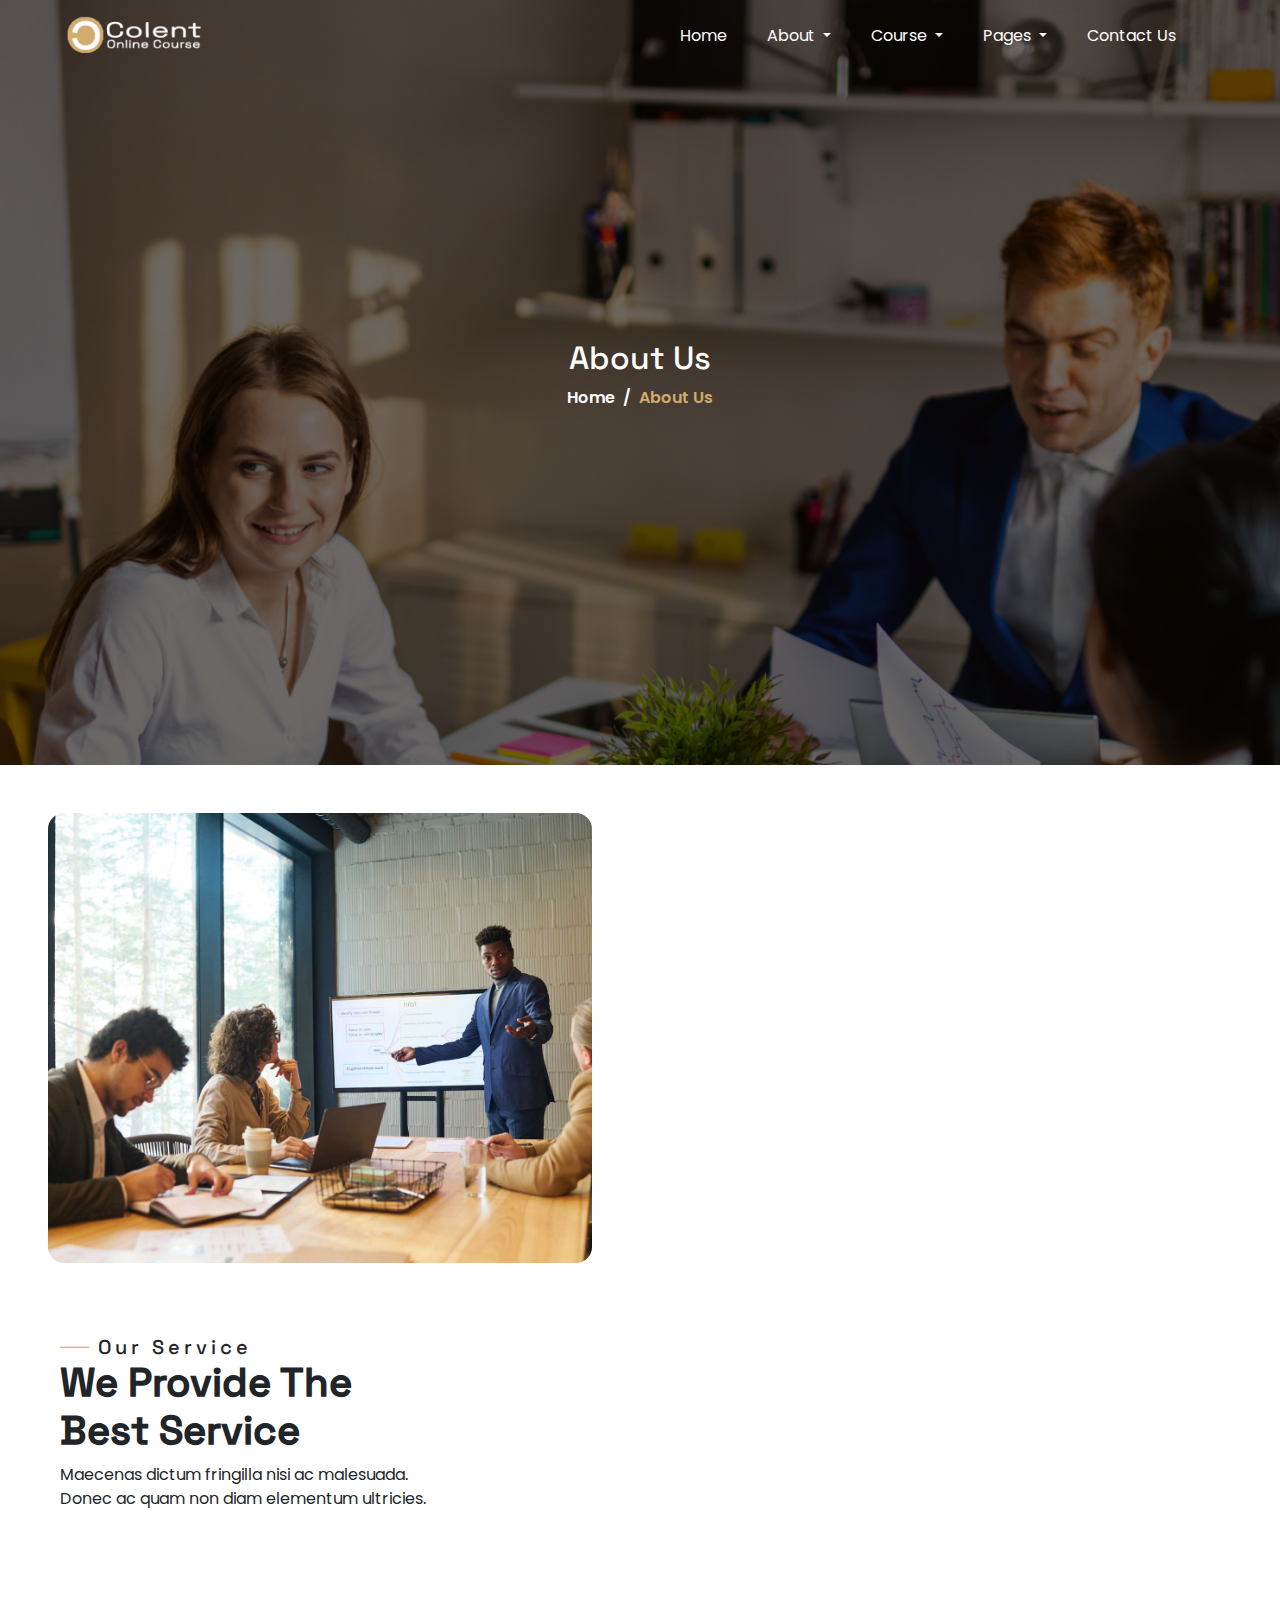
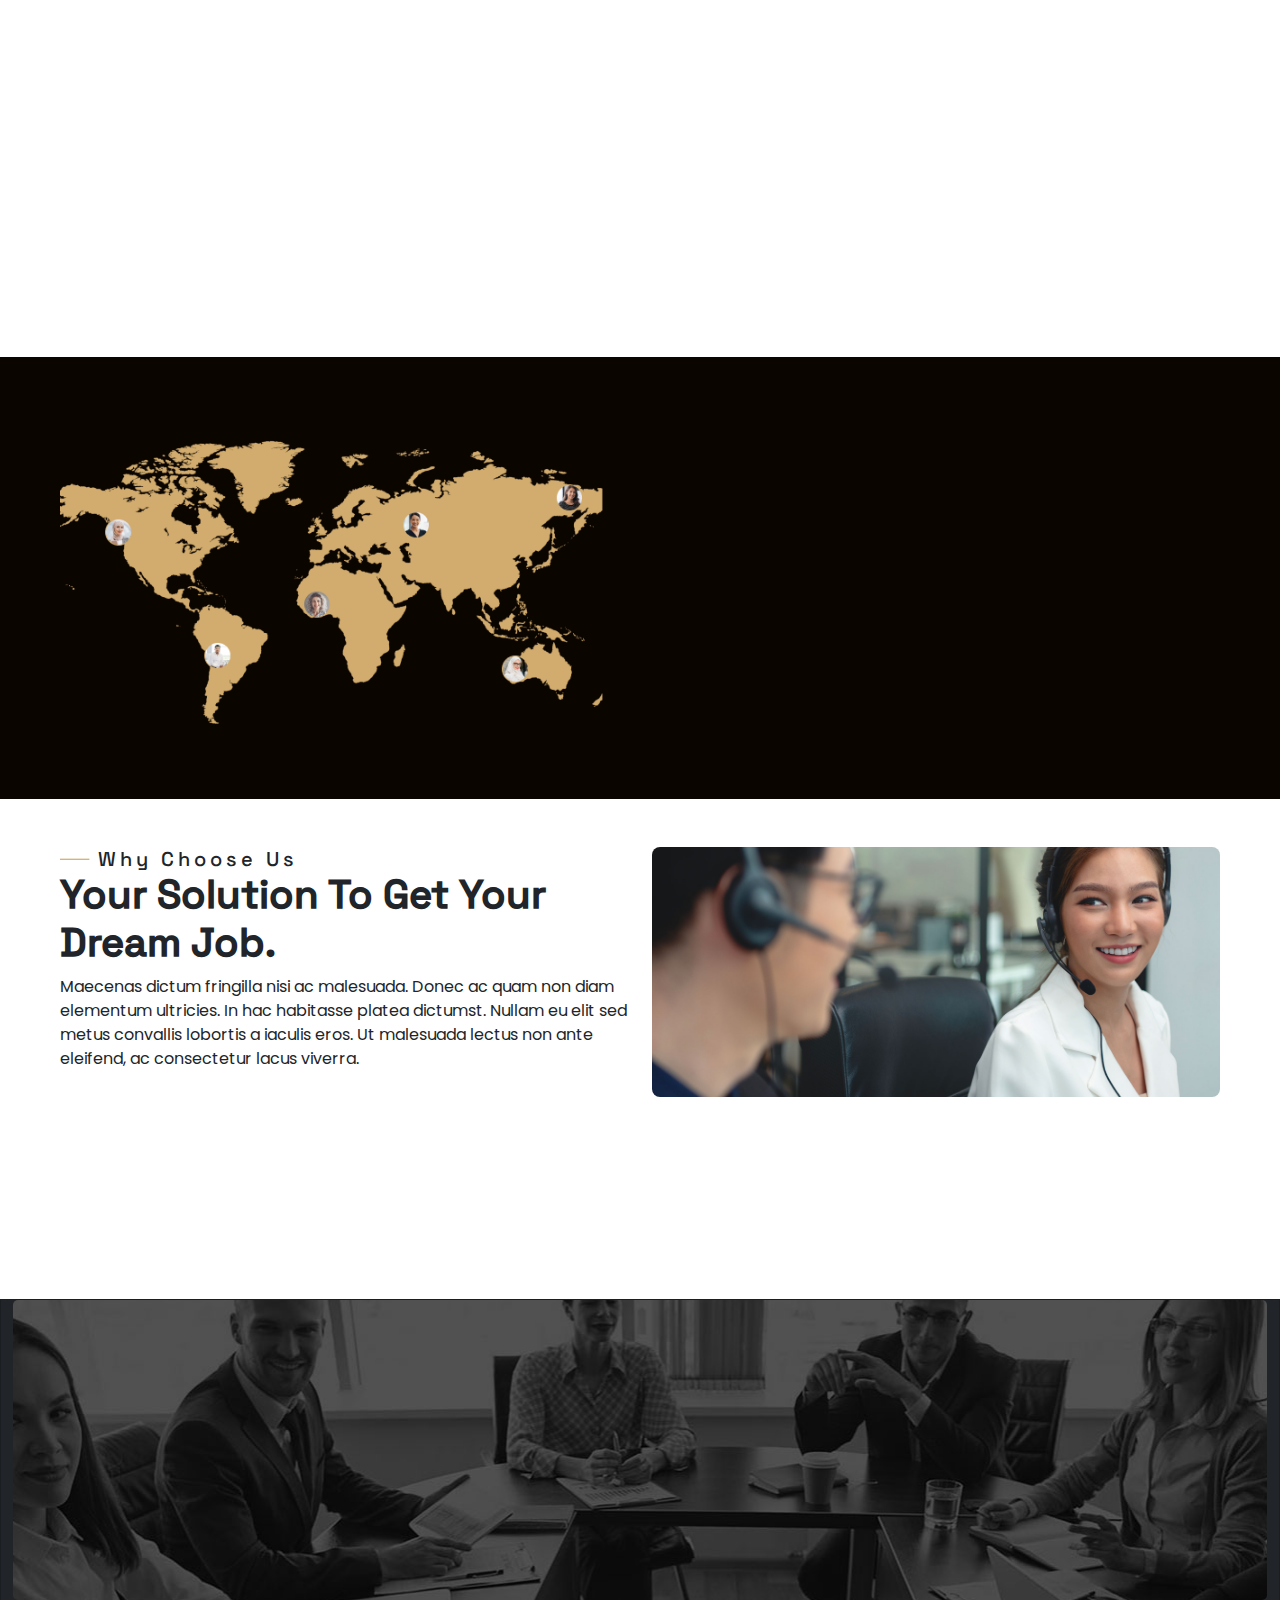
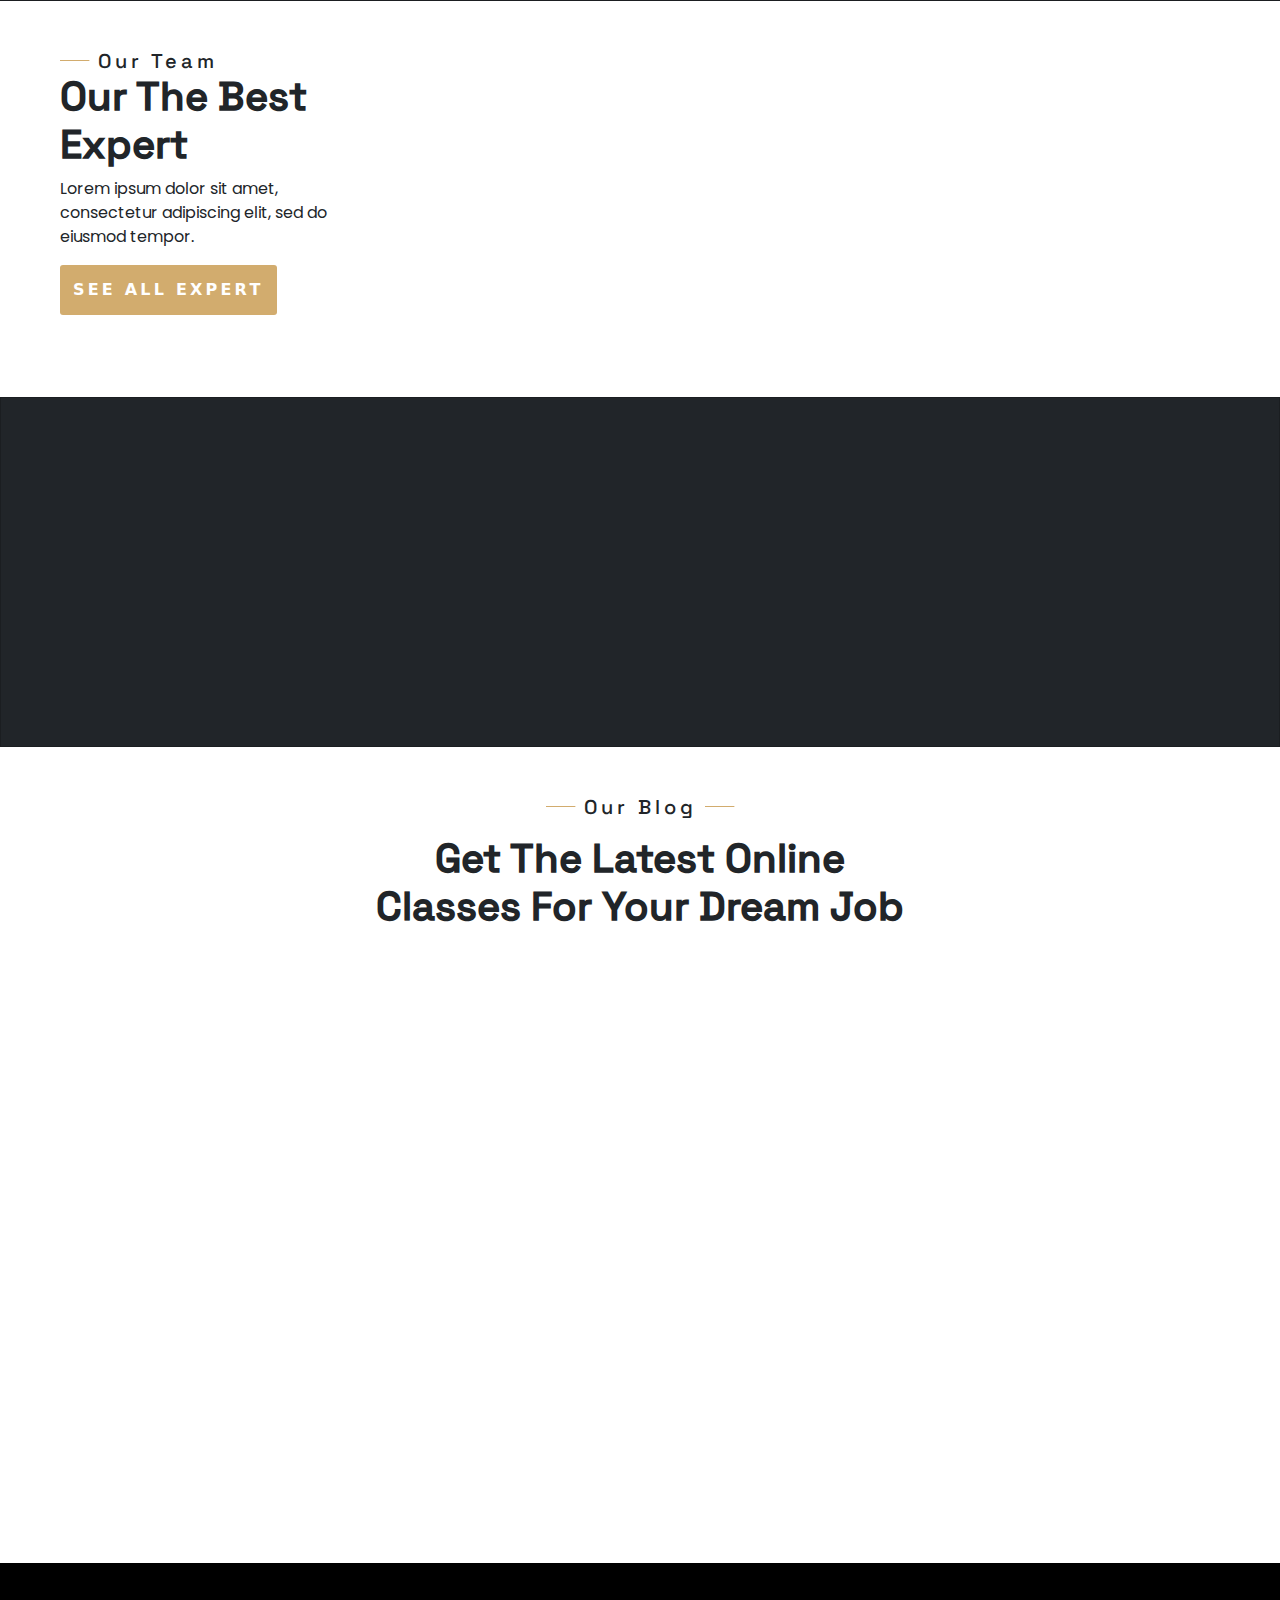
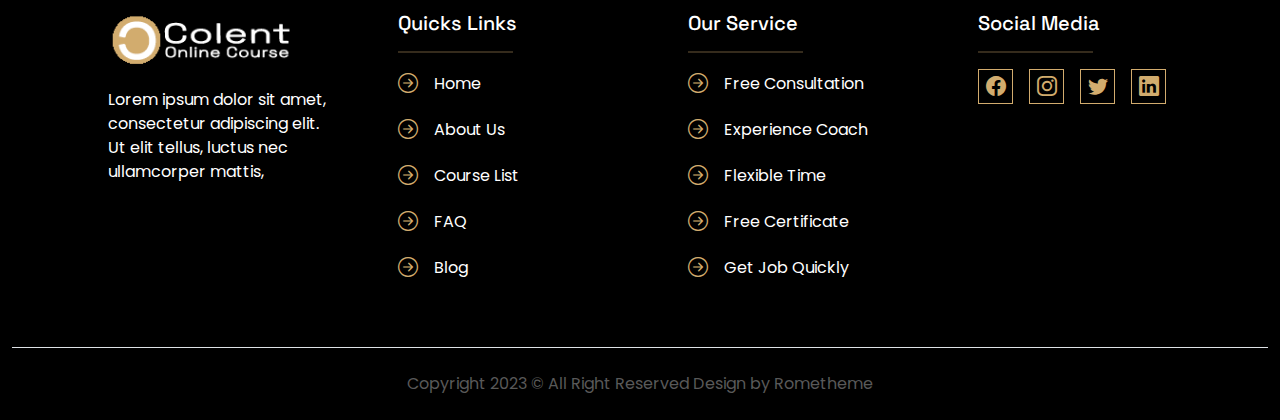
<file: aboutUs.html>
<!DOCTYPE html>
<html lang="en">
  <head>
    <meta charset="UTF-8" />
    <meta name="viewport" content="width=device-width, initial-scale=1.0" />
    <title>About Us</title>
    <link rel="stylesheet" href="./css/index.css" />
    <!-- bootstrap -->
    <link
      rel="stylesheet"
      href="https://cdn.jsdelivr.net/npm/bootstrap@5.3.2/dist/css/bootstrap.min.css"
    />
    <!-- bootstrap icon -->
    <link
      rel="stylesheet"
      href="https://cdn.jsdelivr.net/npm/bootstrap-icons@1.11.3/font/bootstrap-icons.min.css"
    />
    <!-- aos -->
    <link href="https://unpkg.com/aos@2.3.1/dist/aos.css" rel="stylesheet" />
  </head>
  <body>
    <div id="parent">
      <!-- header -->
      <div class="container-fluid px-0 text-bg-dark">
        <img
          src="./assets/Banner_aboutUs.png"
          class="card-img rounded-0 object-fit-cover"
          alt="..."
          style="height: 85vh"
        />
        <div class="container-xxl card-img-overlay">
          <nav
            class="navbar navbar-expand-lg pt-0 py-lg-2"
            style="z-index: 99999"
          >
            <div class="container-fluid px-0 mt-3 mt-lg-0 ps-lg-3">
              <div class="navbar-brand mx-3 mx-md-5">
                <img src="./assets/logo.png" alt="logo" />
              </div>
              <button
                class="navbar-toggler mx-3 mx-md-5 border-0 bg-transparent"
                type="button"
                data-bs-toggle="collapse"
                data-bs-target="#navbarNavDropdown"
                aria-controls="navbarNavDropdown"
                aria-expanded="false"
                aria-label="Toggle navigation"
              >
                <svg
                  xmlns="http://www.w3.org/2000/svg"
                  width="32"
                  height="32"
                  fill="currentColor"
                  class="bi bi-list text-white"
                  viewBox="0 0 16 16"
                >
                  <path
                    fill-rule="evenodd"
                    d="M2.5 12a.5.5 0 0 1 .5-.5h10a.5.5 0 0 1 0 1H3a.5.5 0 0 1-.5-.5m0-4a.5.5 0 0 1 .5-.5h10a.5.5 0 0 1 0 1H3a.5.5 0 0 1-.5-.5m0-4a.5.5 0 0 1 .5-.5h10a.5.5 0 0 1 0 1H3a.5.5 0 0 1-.5-.5"
                  />
                </svg>
              </button>
              <div
                class="collapse navbar-collapse justify-content-end mx-lg-5 px-lg-5"
                id="navbarNavDropdown"
              >
                <ul class="navbar-nav gap-2 gap-lg-4 item_header">
                  <li class="nav-item">
                    <a class="nav-link" aria-current="page" href="./index.html"
                      >Home</a
                    >
                  </li>
                  <li class="nav-item dropdown">
                    <a
                      href="#"
                      class="nav-link dropdown-toggle"
                      role="button"
                      data-bs-toggle="dropdown"
                      aria-expanded="false"
                    >
                      About
                    </a>

                    <ul class="dropdown-menu rounded-0 p-0">
                      <li>
                        <a class="dropdown-item" href="./aboutUs.html"
                          >About Us</a
                        >
                      </li>
                      <li>
                        <a class="dropdown-item" href="./services.html"
                          >Service</a
                        >
                      </li>
                      <li>
                        <a class="dropdown-item" href="./ourTeam.html"
                          >Our Team</a
                        >
                      </li>
                    </ul>
                  </li>
                  <li class="nav-item dropdown">
                    <a
                      class="nav-link dropdown-toggle"
                      href="#"
                      role="button"
                      data-bs-toggle="dropdown"
                      aria-expanded="false"
                    >
                      Course
                    </a>
                    <ul class="dropdown-menu rounded-0 p-0">
                      <li>
                        <a
                          class="dropdown-item text-center"
                          href="./ourCourse.html"
                          >Our Course</a
                        >
                        <a class="dropdown-item" href="./singleCourse.html"
                          >Single Course</a
                        >
                      </li>
                    </ul>
                  </li>
                  <li class="nav-item dropdown">
                    <a
                      class="nav-link dropdown-toggle"
                      href="#"
                      role="button"
                      data-bs-toggle="dropdown"
                      aria-expanded="false"
                    >
                      Pages
                    </a>
                    <ul class="dropdown-menu rounded-0 p-0">
                      <li>
                        <a class="dropdown-item" href="./faq.html">FAQ</a>
                      </li>
                      <li>
                        <a class="dropdown-item" href="./404.html">404</a>
                      </li>
                      <li>
                        <a class="dropdown-item" href="./blog.html">Blog</a>
                      </li>
                      <li>
                        <a class="dropdown-item" href="./singleBlog.html"
                          >Single Blog</a
                        >
                      </li>
                    </ul>
                  </li>
                  <li class="nav-item">
                    <a class="nav-link" href="./contact.html">Contact Us</a>
                  </li>
                </ul>
              </div>
            </div>
          </nav>
          <div
            class="card-img-overlay d-flex flex-column justify-content-center content_header_aboutUs"
            style="height: 85vh"
          >
            <h1 class="text-white text-center">About Us</h1>
            <nav aria-label="breadcrumb">
              <ol class="breadcrumb d-flex justify-content-center">
                <li class="breadcrumb-item">
                  <a href="./index.html" class="text-white text-decoration-none"
                    >Home</a
                  >
                </li>
                <li class="breadcrumb-item active" aria-current="page">
                  About Us
                </li>
              </ol>
            </nav>
          </div>
        </div>
      </div>
      <!-- end header -->

      <!-- section our profile -->
      <div class="container-xxl px-0 my-5">
        <div class="row mx-4 mx-md-5">
          <div class="position-relative px-0 pe-lg-5 col-lg-6 ourProfile_img">
            <div
              class="position-absolute text-center p-2 rounded-3 shadow-sm ourProfile_experience"
              id="experienceCounter"
              data-aos="zoom-in"
            >
              <h3 class="mb-0 number_year_experience"><span>+</span></h3>
              <p class="mb-0 fw-semibold">Years experience</p>
            </div>
            <div class="overflow-hidden rounded-4 ourProfile_img">
              <img
                src="./assets/banner_ourProfile.png"
                class="img-fluid w-100 h-100 d-block object-fit-cover"
                alt="..."
              />
            </div>
          </div>
          <div
            class="my-4 px-0 col-lg-6 my-lg-0 ourProfile_desc"
            data-aos="fade-left"
          >
            <div class="d-flex gap-2 align-items-center">
              <img
                src="./assets/line_horizontal.png"
                alt=""
                style="width: 30px"
              />
              <h5 class="mb-0 fs-5 fw-medium" style="letter-spacing: 0.2em">
                Our Profile
              </h5>
            </div>
            <h1 class="fw-semibold fs-1">
              50.000 User Join The Classes And Successfull
            </h1>
            <p>
              Maecenas dictum fringilla nisi ac malesuada. Donec ac quam non
              diam elementum ultricies. In hac habitasse platea dictumst. Nullam
              eu elit sed metus convallis lobortis a iaculis eros. Ut malesuada
              lectus.
            </p>
            <div class="row gap-3 my-4 ourProfile_item">
              <div class="row col-md-6">
                <div class="col-2 col-lg-3">
                  <img src="./assets/icon_outVision.png" alt="" class="w-100" />
                </div>
                <div class="col-10 col-lg-9">
                  <h5 class="fw-semibold">Our Vision</h5>
                  <p class="fs-6">
                    Lorem ipsum dolor sit amet, consectetur adipiscing elit.
                  </p>
                </div>
              </div>
              <div class="row col-md-6">
                <div class="col-2 col-lg-3">
                  <img
                    src="./assets/icon_ourMission.png"
                    alt=""
                    class="w-100"
                  />
                </div>
                <div class="col-10 col-lg-9">
                  <h5 class="fw-semibold">Our Mission</h5>
                  <p>
                    Lorem ipsum dolor sit amet, consectetur adipiscing elit.
                  </p>
                </div>
              </div>
            </div>
            <button class="btn fw-semibold button_colent">GET STARTED</button>
          </div>
        </div>
      </div>
      <!-- end section our profile -->

      <!-- section our service -->
      <div class="container-xxl px-0">
        <div class="row mx-3 mx-md-5">
          <div class="col-md-6 col-lg-4 mt-4 ourService_desc">
            <div class="d-flex gap-2 align-items-center">
              <img
                src="./assets/line_horizontal.png"
                alt=""
                style="width: 30px"
              />
              <h5 class="mb-0 fs-5 fw-medium" style="letter-spacing: 0.2em">
                Our Service
              </h5>
            </div>
            <h1 class="fs-1 fw-semibold">We Provide The Best Service</h1>
            <p>
              Maecenas dictum fringilla nisi ac malesuada. Donec ac quam non
              diam elementum ultricies.
            </p>
          </div>
          <div
            class="col-md-6 col-lg-4 mt-4"
            data-aos="fade-up"
            data-aos-anchor-placement="top-bottom"
            data-aos-duration="800"
          >
            <div
              class="card h-100 p-5 shadow-sm ourService_card"
              style="border: 1px solid #595959"
            >
              <div
                class="d-flex align-items-center gap-3 border-bottom border-black pb-3"
              >
                <img
                  src="./assets/icon_freeConsultation.png"
                  alt="..."
                  class=""
                  style="width: 30px"
                />
                <h5 class="card-title mb-0 fw-semibold">Free Consultation</h5>
              </div>
              <div class="card-body p-0 mt-3">
                <p class="card-text">
                  Lorem ipsum dolor sit amet elit ut elit tellus luctus nec
                  ullamcorper mattis pulvinar dapibus leo.
                </p>
                <a
                  href="#"
                  class="text-decoration-none fw-semibold"
                  style="letter-spacing: 0.2em"
                  >READ MORE →</a
                >
              </div>
            </div>
          </div>
          <div
            class="col-md-6 col-lg-4 mt-4"
            data-aos="fade-down"
            data-aos-anchor-placement="top-bottom"
            data-aos-duration="800"
          >
            <div
              class="card h-100 p-5 shadow-sm ourService_card"
              style="border: 1px solid #595959"
            >
              <div
                class="d-flex align-items-center gap-3 border-bottom border-black pb-3"
              >
                <img
                  src="./assets/icon_experience.png"
                  alt="..."
                  class=""
                  style="width: 30px"
                />
                <h5 class="card-title mb-0">Experience Coach</h5>
              </div>
              <div class="card-body p-0 mt-3">
                <p class="card-text">
                  Lorem ipsum dolor sit amet elit ut elit tellus luctus nec
                  ullamcorper mattis pulvinar dapibus leo.
                </p>
                <a
                  href="#"
                  class="text-decoration-none fw-semibold"
                  style="letter-spacing: 0.2em"
                  >READ MORE →
                </a>
              </div>
            </div>
          </div>

          <div
            class="col-md-6 col-lg-4 mt-4"
            data-aos="fade-right"
            data-aos-anchor-placement="top-bottom"
            data-aos-duration="800"
          >
            <div
              class="card h-100 p-5 shadow-sm ourService_card"
              style="border: 1px solid #595959"
            >
              <div
                class="d-flex align-items-center gap-3 border-bottom border-black pb-3"
              >
                <img
                  src="./assets/icon_flexibelTime.png"
                  alt="..."
                  class=""
                  style="width: 30px"
                />
                <h5 class="card-title mb-0">Flexible Time</h5>
              </div>
              <div class="card-body p-0 mt-3">
                <p class="card-text">
                  Lorem ipsum dolor sit amet elit ut elit tellus luctus nec
                  ullamcorper mattis pulvinar dapibus leo.
                </p>
                <a
                  href="#"
                  class="text-decoration-none fw-semibold"
                  style="letter-spacing: 0.2em"
                  >READ MORE →
                </a>
              </div>
            </div>
          </div>
          <div
            class="col-md-6 col-lg-4 mt-4"
            data-aos="fade-up"
            data-aos-anchor-placement="top-bottom"
            data-aos-duration="800"
          >
            <div
              class="card h-100 p-5 shadow-sm ourService_card"
              style="border: 1px solid #595959"
            >
              <div
                class="d-flex align-items-center gap-3 border-bottom border-black pb-3"
              >
                <img
                  src="./assets/icon_certificate.png"
                  alt="..."
                  class=""
                  style="width: 30px"
                />
                <h5 class="card-title mb-0">Get Certificate</h5>
              </div>
              <div class="card-body p-0 mt-3">
                <p class="card-text">
                  Lorem ipsum dolor sit amet elit ut elit tellus luctus nec
                  ullamcorper mattis pulvinar dapibus leo.
                </p>
                <a
                  href="#"
                  class="text-decoration-none fw-semibold"
                  style="letter-spacing: 0.2em"
                  >READ MORE →
                </a>
              </div>
            </div>
          </div>
          <div
            class="col-md-6 col-lg-4 mt-4"
            data-aos="fade-down"
            data-aos-anchor-placement="top-bottom"
            data-aos-duration="800"
          >
            <div
              class="card h-100 p-5 shadow-sm ourService_card"
              style="border: 1px solid #595959"
            >
              <div
                class="d-flex align-items-center gap-3 border-bottom border-black pb-3"
              >
                <img
                  src="./assets/icon_jobQuickly.png"
                  alt="..."
                  class=""
                  style="width: 30px"
                />
                <h5 class="card-title mb-0">Get Job Quickly</h5>
              </div>
              <div class="card-body p-0 mt-3">
                <p class="card-text">
                  Lorem ipsum dolor sit amet elit ut elit tellus luctus nec
                  ullamcorper mattis pulvinar dapibus leo.
                </p>
                <a
                  href="#"
                  class="text-decoration-none fw-semibold"
                  style="letter-spacing: 0.2em"
                  >READ MORE →
                </a>
              </div>
            </div>
          </div>
        </div>
      </div>
      <!-- end section our service -->

      <!-- testimoni -->
      <div class="container-fluid px-0 my-5 bg_footer">
        <div class="container-xxl mx-auto row px-3 py-5 px-md-5">
          <div class="col-lg-6">
            <img src="./assets/map.png" alt="" class="img-fluid w-100" />
          </div>
          <div
            class="col-lg-6 mt-5 text-white mt-lg-0"
            data-aos="fade-left"
            data-aos-duration="2000"
          >
            <div class="d-flex gap-2 align-items-center">
              <img
                src="./assets/line_horizontal.png"
                alt=""
                style="width: 30px"
              />
              <h5 class="mb-0 fs-5 fw-medium" style="letter-spacing: 0.2em">
                Our Testimonial
              </h5>
            </div>
            <h1 class="d-flex gap-2 align-items-center">
              What People Say About Us
            </h1>
            <p class="d-flex gap-2 align-items-center">
              Lorem ipsum dolor sit amet, consectetur adipiscing elit. Sed
              imperdiet arcu semper imperdiet dictum. Donec sagittis ut ligula a
              placerat. Sed vitae blandit metus. Quisque lobortis nulla
              ullamcorper sodales porta. Curabitur nisi nisl, gravida ac
              fermentum mattis, faucibus vel libero. Cras rutrum, justo nec
              congue tincidunt, nisi tellus volutpat mi, ut tincidunt quam
              ligula nec felis. Nam mattis sapien ac quam lacinia, vel euismod
              sem maximus.
            </p>
            <div class="d-flex align-items-center gap-3 mt-4">
              <div class="testimoni_img_user">
                <img src="./assets/user_testimoni.png" alt="" />
              </div>
              <div class="testimoni_desc_user">
                <p class="mb-0 fs-5">Dyan Kardial</p>
                <p class="mb-0 fs-6">Designers</p>
              </div>
            </div>
          </div>
        </div>
      </div>
      <!-- end testimoni -->

      <!-- choose us -->
      <div class="container-xxl px-0">
        <div class="row mx-0 px-3 px-md-5">
          <div class="col-md-6">
            <div class="d-flex gap-2 align-items-center">
              <img
                src="./assets/line_horizontal.png"
                alt=""
                style="width: 30px"
              />
              <h5 class="mb-0 fs-5 fw-medium" style="letter-spacing: 0.2em">
                Why Choose Us
              </h5>
            </div>
            <h1 class="fs-1 fw-semibold">
              Your Solution To Get Your Dream Job.
            </h1>
            <p>
              Maecenas dictum fringilla nisi ac malesuada. Donec ac quam non
              diam elementum ultricies. In hac habitasse platea dictumst. Nullam
              eu elit sed metus convallis lobortis a iaculis eros. Ut malesuada
              lectus non ante eleifend, ac consectetur lacus viverra.
            </p>
            <div>
              <div
                data-aos="fade-up"
                data-aos-duration="3000"
                class="d-flex align-items-start align-items-md-center gap-2 mb-3"
              >
                <img src="./assets/arrow.png" alt="" class="mt-1 mt-md-0" />
                <p class="mb-0">Certified Training</p>
              </div>
              <div
                data-aos="fade-up"
                data-aos-duration="3000"
                class="d-flex align-items-start align-items-md-center gap-2 mb-3"
              >
                <img src="./assets/arrow.png" alt="" class="mt-1 mt-md-0" />
                <p class="mb-0">High Quality Treatment and Best Equipment</p>
              </div>
              <div
                data-aos="fade-up"
                data-aos-duration="3000"
                class="d-flex align-items-start align-items-md-center gap-2 mb-3"
              >
                <img src="./assets/arrow.png" alt="" class="mt-1 mt-md-0" />
                <p class="mb-0">Friendly and Kind Staff</p>
              </div>
              <div
                data-aos="fade-up"
                data-aos-duration="3000"
                class="d-flex align-items-start align-items-md-center gap-2 mb-3"
              >
                <img src="./assets/arrow.png" alt="" class="mt-1 mt-md-0" />
                <p class="mb-0">Affordable Prices and Guaranteed Healing</p>
              </div>
            </div>
          </div>
          <div class="col-md-6">
            <img
              src="./assets/Banner_chooseUs.png"
              alt=""
              class="w-100 rounded-3 object-fit-cover banner_chooseUs"
            />

            <div class="d-flex flex-column gap-3 mt-3">
              <div data-aos="fade-up" data-aos-duration="1500">
                <div
                  class="d-flex justify-content-between align-items-end mb-0"
                >
                  <h5 class="fs-6 mb-0">Expert Lecture</h5>
                  <h5 class="fs-6 mb-0">97%</h5>
                </div>
                <div
                  class="progress rounded-5 mt-0"
                  role="progressbar"
                  aria-label="Example 15px high"
                  aria-valuenow="25"
                  aria-valuemin="0"
                  aria-valuemax="100"
                >
                  <div
                    class="progress-bar"
                    style="width: 97%; height: 15px"
                  ></div>
                </div>
              </div>

              <div data-aos="fade-up" data-aos-duration="1500">
                <div
                  class="d-flex justify-content-between align-items-end mb-0"
                >
                  <h5 class="fs-6 mb-0">Customer Service</h5>
                  <h5 class="fs-6 mb-0">97%</h5>
                </div>
                <div
                  class="progress rounded-5 mt-0"
                  role="progressbar"
                  aria-label="Example 15px high"
                  aria-valuenow="25"
                  aria-valuemin="0"
                  aria-valuemax="100"
                >
                  <div
                    class="progress-bar"
                    style="width: 97%; height: 15px"
                  ></div>
                </div>
              </div>

              <div data-aos="fade-up" data-aos-duration="1500">
                <div
                  class="d-flex justify-content-between align-items-end mb-0"
                >
                  <h5 class="fs-6 mb-0">Knowledge</h5>
                  <h5 class="fs-6 mb-0">97%</h5>
                </div>
                <div
                  class="progress rounded-5 mt-0"
                  role="progressbar"
                  aria-label="Example 15px high"
                  aria-valuenow="25"
                  aria-valuemin="0"
                  aria-valuemax="100"
                >
                  <div
                    class="progress-bar"
                    style="width: 97%; height: 15px"
                  ></div>
                </div>
              </div>
            </div>
          </div>
        </div>
      </div>
      <!-- end coose us -->

      <!-- data -->
      <div class="container-fluid card text-bg-dark rounded-0 brand my-5">
        <img src="./assets/Banner_brand.png" class="card-img" alt="..." />
        <div
          class="container-xxl mx-auto card-img-overlay row mx-0 data_colent"
        >
          <div
            class="col-md-3 d-flex flex-column justify-content-center align-items-center"
            data-aos="zoom-in"
            data-aos-duration="1000"
          >
            <h1 class="mb-0 fs-1">50<span>K</span></h1>
            <h5 class="mb-0 fs-5">Student</h5>
          </div>
          <div
            class="col-md-3 d-flex flex-column justify-content-center align-items-center"
            data-aos="zoom-in"
            data-aos-duration="1000"
          >
            <h1 class="mb-0 fs-1">15<span>+</span></h1>
            <h5 class="mb-0 fs-5">Experience</h5>
          </div>
          <div
            class="col-md-3 d-flex flex-column justify-content-center align-items-center"
            data-aos="zoom-in"
            data-aos-duration="1000"
          >
            <h1 class="mb-0 fs-1">10<span>+</span></h1>
            <h5 class="mb-0 fs-5">Classes</h5>
          </div>
          <div
            class="col-md-3 d-flex flex-column justify-content-center align-items-center"
            data-aos="zoom-in"
            data-aos-duration="1000"
          >
            <h1 class="mb-0 fs-1">35<span>+</span></h1>
            <h5 class="mb-0 fs-5">Expert</h5>
          </div>
        </div>
      </div>
      <!-- end data -->

      <!-- our team -->
      <div class="container-xxl px-0">
        <div class="row row-gap-md-4 mx-3 mx-md-5">
          <div class="col-md-6 col-lg-3 our_team_desc">
            <div class="d-flex gap-2 align-items-center">
              <img
                src="./assets/line_horizontal.png"
                alt=""
                style="width: 30px"
              />
              <h5 class="mb-0 fs-5 fw-medium" style="letter-spacing: 0.2em">
                Our Team
              </h5>
            </div>
            <h1 class="fs-1 fw-semibold">Our The Best Expert</h1>
            <p>
              Lorem ipsum dolor sit amet, consectetur adipiscing elit, sed do
              eiusmod tempor.
            </p>
            <button class="btn text-white fw-semibold button_colent">
              SEE ALL EXPERT
            </button>
          </div>
          <div
            class="col-md-6 col-lg-3 mt-5 mt-md-0"
            data-aos="fade-up"
            data-aos-duration="1000"
            data-aos-anchor-placement="center-bottom"
          >
            <div
              class="card shadow-sm border-0 position-relative overflow-hidden our_team_card"
            >
              <img src="./assets/our_team1.png" alt="" class="" />
              <div
                class="d-flex flex-column justify-content-end align-items-center"
              ></div>
              <div
                class="text-center position-absolute d-flex flex-column justify-content-center desc_user_our_team"
              >
                <h5 class="fs-5 mb-0 text-white fw-semibold">Dyas Kardinal</h5>
                <p class="mb-0">Head Marketing</p>
                <section class="d-flex justify-content-center gap-2 mt-2">
                  <i class="bi bi-facebook our_team_sosmed"></i>
                  <i class="bi bi-instagram our_team_sosmed"></i>
                  <i class="bi bi-twitter our_team_sosmed"></i>
                </section>
              </div>
            </div>
          </div>
          <div
            class="col-md-6 col-lg-3 mt-5 mt-md-0"
            data-aos="fade-down"
            data-aos-duration="1000"
            data-aos-anchor-placement="center-bottom"
          >
            <div
              class="card shadow-sm border-0 position-relative overflow-hidden our_team_card"
            >
              <img src="./assets/our_team2.png" alt="" class="" />
              <div
                class="d-flex flex-column justify-content-end align-items-center"
              ></div>
              <div
                class="text-center position-absolute d-flex flex-column justify-content-center desc_user_our_team"
              >
                <h5 class="fs-5 mb-0 text-white">Dyas Kardinal</h5>
                <p class="mb-0">Head Marketing</p>
                <section class="d-flex justify-content-center gap-2 mt-2">
                  <i class="bi bi-facebook our_team_sosmed"></i>
                  <i class="bi bi-instagram our_team_sosmed"></i>
                  <i class="bi bi-twitter our_team_sosmed"></i>
                </section>
              </div>
            </div>
          </div>
          <div
            class="col-md-6 col-lg-3 mt-5 mt-md-0"
            data-aos="fade-up"
            data-aos-duration="1000"
            data-aos-anchor-placement="center-bottom"
          >
            <div
              class="card shadow-sm border-0 position-relative overflow-hidden our_team_card"
            >
              <img src="./assets/our_team3.png" alt="" class="" />
              <div
                class="d-flex flex-column justify-content-end align-items-center"
              ></div>
              <div
                class="text-center position-absolute d-flex flex-column justify-content-center desc_user_our_team"
              >
                <h5 class="fs-5 mb-0 text-white">Dyas Kardinal</h5>
                <p class="mb-0">Head Marketing</p>
                <section class="d-flex justify-content-center gap-2 mt-2">
                  <i class="bi bi-facebook our_team_sosmed"></i>
                  <i class="bi bi-instagram our_team_sosmed"></i>
                  <i class="bi bi-twitter our_team_sosmed"></i>
                </section>
              </div>
            </div>
          </div>
        </div>
      </div>
      <!-- end our team -->

      <!-- free consultation -->
      <div
        class="container-fluid card text-bg-dark my-5 rounded-0 d-flex justify-content-center free_consultan"
      >
        <div
          class="container mx-auto row align-items-center gap-lg-5 text-center text-lg-start free_consultan_desc"
        >
          <div
            class="col-lg-9"
            data-aos="fade-left"
            data-aos-duration="1000"
            data-aos-anchor-placement="bottom-bottom"
          >
            <h1>
              Learn How We Can Help You Get Remote Work And Get Your First
              Client
            </h1>
            <p>
              Maecenas dictum fringilla nisi ac malesuada. Donec ac quam non
              diam elementum ultricies.
            </p>
          </div>
          <button
            class="btn mx-auto col-lg-3 w-auto text-white"
            data-aos="fade-left"
            data-aos-duration="1000"
            data-aos-anchor-placement="bottom-bottom"
          >
            FREE CONSULTANT
          </button>
        </div>
      </div>
      <!-- end free consultation -->

      <!-- article dan blog -->
      <div class="container-xxl px-0">
        <div class="text-center article">
          <div
            class="d-flex gap-2 align-items-center justify-content-center mb-3"
          >
            <img
              src="./assets/line_horizontal.png"
              alt=""
              style="width: 30px"
            />
            <h5 class="mb-0 fs-5 fw-medium" style="letter-spacing: 0.2em">
              Our Blog
            </h5>
            <img
              src="./assets/line_horizontal.png"
              alt=""
              style="width: 30px"
            />
          </div>
          <h1 class="fs-1 fw-semibold">
            Get The Latest Online <br />
            Classes For Your Dream Job
          </h1>
        </div>
        <div class="container row my-5 mx-auto">
          <div
            class="col-md-6 col-lg-4 mb-4"
            data-aos="fade-up"
            data-aos-duration="2000"
          >
            <div class="card p-4 shadow-sm border-black card_article">
              <div class="overflow-hidden rounded-3 img_article">
                <img
                  src="./assets/step4.png"
                  class="card-img-top d-block w-100 h-100 object-fit-cover"
                  alt="..."
                />
              </div>
              <div class="card-body p-0 mt-3">
                <div class="d-flex align-items-center gap-4">
                  <div class="d-flex align-items-center gap-2">
                    <i class="bi bi-calendar fs-5 icon_date"></i>
                    <p class="mb-0">October 7, 2022</p>
                  </div>
                  <div class="d-flex align-items-center gap-2">
                    <i class="bi bi-chat-square fs-5 icon_comment"></i>
                    <p class="mb-0">0</p>
                  </div>
                </div>
                <h5 class="card-title mt-4 fw-semibold">
                  3000 Student Successfuly Got Their First Remote Job
                </h5>
                <p class="card-text">
                  Lorem ipsum dolor sit amet, consectetur adipiscing elit.
                  Maecenas rutrum ultrices nisi, at congue sapien lobortis…
                </p>
                <a href="#" class="text-decoration-none fw-semibold"
                  >READ MORE →</a
                >
              </div>
            </div>
          </div>
          <div
            class="col-md-6 col-lg-4 mb-4"
            data-aos="fade-up"
            data-aos-duration="2000"
          >
            <div class="card p-4 shadow-sm border-black card_article">
              <div class="overflow-hidden rounded-3 img_article">
                <img
                  src="./assets/article1.png"
                  class="card-img-top d-block w-100 h-100 object-fit-cover"
                  alt="..."
                />
              </div>
              <div class="card-body p-0 mt-3">
                <div class="d-flex align-items-center gap-4">
                  <div class="d-flex align-items-center gap-2">
                    <i class="bi bi-calendar fs-5 icon_date"></i>
                    <p class="mb-0">October 7, 2022</p>
                  </div>
                  <div class="d-flex align-items-center gap-2">
                    <i class="bi bi-chat-square fs-5 icon_comment"></i>
                    <p class="mb-0">0</p>
                  </div>
                </div>
                <h5 class="card-title mt-4 fw-semibold">
                  How It Works: Simple Steps to Start Your Learning Journey
                </h5>
                <p class="card-text">
                  Lorem ipsum dolor sit amet, consectetur adipiscing elit.
                  Maecenas rutrum ultrices nisi, at congue sapien lobortis…
                </p>
                <a href="#" class="text-decoration-none fw-semibold"
                  >READ MORE →</a
                >
              </div>
            </div>
          </div>
          <div
            class="col-md-6 col-lg-4 mb-4"
            data-aos="fade-up"
            data-aos-duration="2000"
          >
            <div class="card p-4 shadow-sm border-black card_article">
              <div class="overflow-hidden rounded-3 img_article">
                <img
                  src="./assets/article2.png"
                  class="card-img-top d-block w-100 h-100 object-fit-cover"
                  alt="..."
                />
              </div>
              <div class="card-body p-0 mt-3">
                <div class="d-flex align-items-center gap-4">
                  <div class="d-flex align-items-center gap-2">
                    <i class="bi bi-calendar fs-5 icon_date"></i>
                    <p class="mb-0">October 7, 2022</p>
                  </div>
                  <div class="d-flex align-items-center gap-2">
                    <i class="bi bi-chat-square fs-5 icon_comment"></i>
                    <p class="mb-0">0</p>
                  </div>
                </div>
                <h5 class="card-title mt-4 fw-semibold">
                  3000 Student Successfuly Got Their First Remote Job
                </h5>
                <p class="card-text">
                  Lorem ipsum dolor sit amet, consectetur adipiscing elit.
                  Maecenas rutrum ultrices nisi, at congue sapien lobortis…
                </p>
                <a href="#" class="text-decoration-none fw-semibold"
                  >READ MORE →</a
                >
              </div>
            </div>
          </div>
        </div>
      </div>
      <!-- end article and blog -->

      <!-- footer -->
      <div class="container-fluid bg-black">
        <div
          class="container-xxl mx-auto row row-gap-4 py-5 px-2 p-lg-5 text-white"
        >
          <div class="col-md-6 col-lg-3 ps-md-5 item_footer">
            <img src="./assets/logo.png" alt="" />
            <p class="mt-3">
              Lorem ipsum dolor sit amet, consectetur adipiscing elit. Ut elit
              tellus, luctus nec ullamcorper mattis,
            </p>
          </div>
          <div class="col-md-6 col-lg-3 ps-4 ps-md-5 item_footer">
            <h5 class="">Quicks Links</h5>
            <hr class="w-50" />
            <div class="d-flex align-items-center gap-3 my-3 content_footer">
              <i class="bi bi-arrow-right-circle fs-5"></i>
              <p class="mb-0">Home</p>
            </div>
            <div class="d-flex align-items-center gap-3 mb-3 content_footer">
              <i class="bi bi-arrow-right-circle fs-5"></i>
              <p class="mb-0">About Us</p>
            </div>
            <div class="d-flex align-items-center gap-3 mb-3 content_footer">
              <i class="bi bi-arrow-right-circle fs-5"></i>
              <p class="mb-0">Course List</p>
            </div>
            <div class="d-flex align-items-center gap-3 mb-3 content_footer">
              <i class="bi bi-arrow-right-circle fs-5"></i>
              <p class="mb-0">FAQ</p>
            </div>
            <div class="d-flex align-items-center gap-3 mb-3 content_footer">
              <i class="bi bi-arrow-right-circle fs-5"></i>
              <p class="mb-0">Blog</p>
            </div>
          </div>
          <div class="col-md-6 col-lg-3 ps-4 ps-md-5 item_footer">
            <h5 class="">Our Service</h5>
            <hr class="w-50" />
            <div class="d-flex align-items-center gap-3 my-3 content_footer">
              <i class="bi bi-arrow-right-circle fs-5"></i>
              <p class="mb-0">Free Consultation</p>
            </div>
            <div class="d-flex align-items-center gap-3 mb-3 content_footer">
              <i class="bi bi-arrow-right-circle fs-5"></i>
              <p class="mb-0">Experience Coach</p>
            </div>
            <div class="d-flex align-items-center gap-3 mb-3 content_footer">
              <i class="bi bi-arrow-right-circle fs-5"></i>
              <p class="mb-0">Flexible Time</p>
            </div>
            <div class="d-flex align-items-center gap-3 mb-3 content_footer">
              <i class="bi bi-arrow-right-circle fs-5"></i>
              <p class="mb-0">Free Certificate</p>
            </div>
            <div class="d-flex align-items-center gap-3 mb-3 content_footer">
              <i class="bi bi-arrow-right-circle fs-5"></i>
              <p class="mb-0">Get Job Quickly</p>
            </div>
          </div>
          <div class="col-md-6 col-lg-3 ps-4 ps-md-5 item_footer">
            <h5 class="">Social Media</h5>
            <hr class="w-50" />
            <div class="d-flex gap-3 mt-3">
              <i class="bi bi-facebook fs-5 sosmed_icon_footer"></i>
              <i class="bi bi-instagram fs-5 sosmed_icon_footer"></i>
              <i class="bi bi-twitter fs-5 sosmed_icon_footer"></i>
              <i class="bi bi-linkedin fs-5 sosmed_icon_footer"></i>
            </div>
          </div>
        </div>
        <p class="mb-0 text-center py-4 border-top" style="color: #595959">
          Copyright 2023 © All Right Reserved Design by Rometheme
        </p>
      </div>
      <!-- end footer -->
    </div>
    <!-- bootstrap -->
    <script src="https://cdn.jsdelivr.net/npm/bootstrap@5.3.2/dist/js/bootstrap.bundle.min.js"></script>

    <!-- aos -->
    <script src="https://unpkg.com/aos@2.3.1/dist/aos.js"></script>
    <script>
      AOS.init();
    </script>
  </body>
</html>
</file>
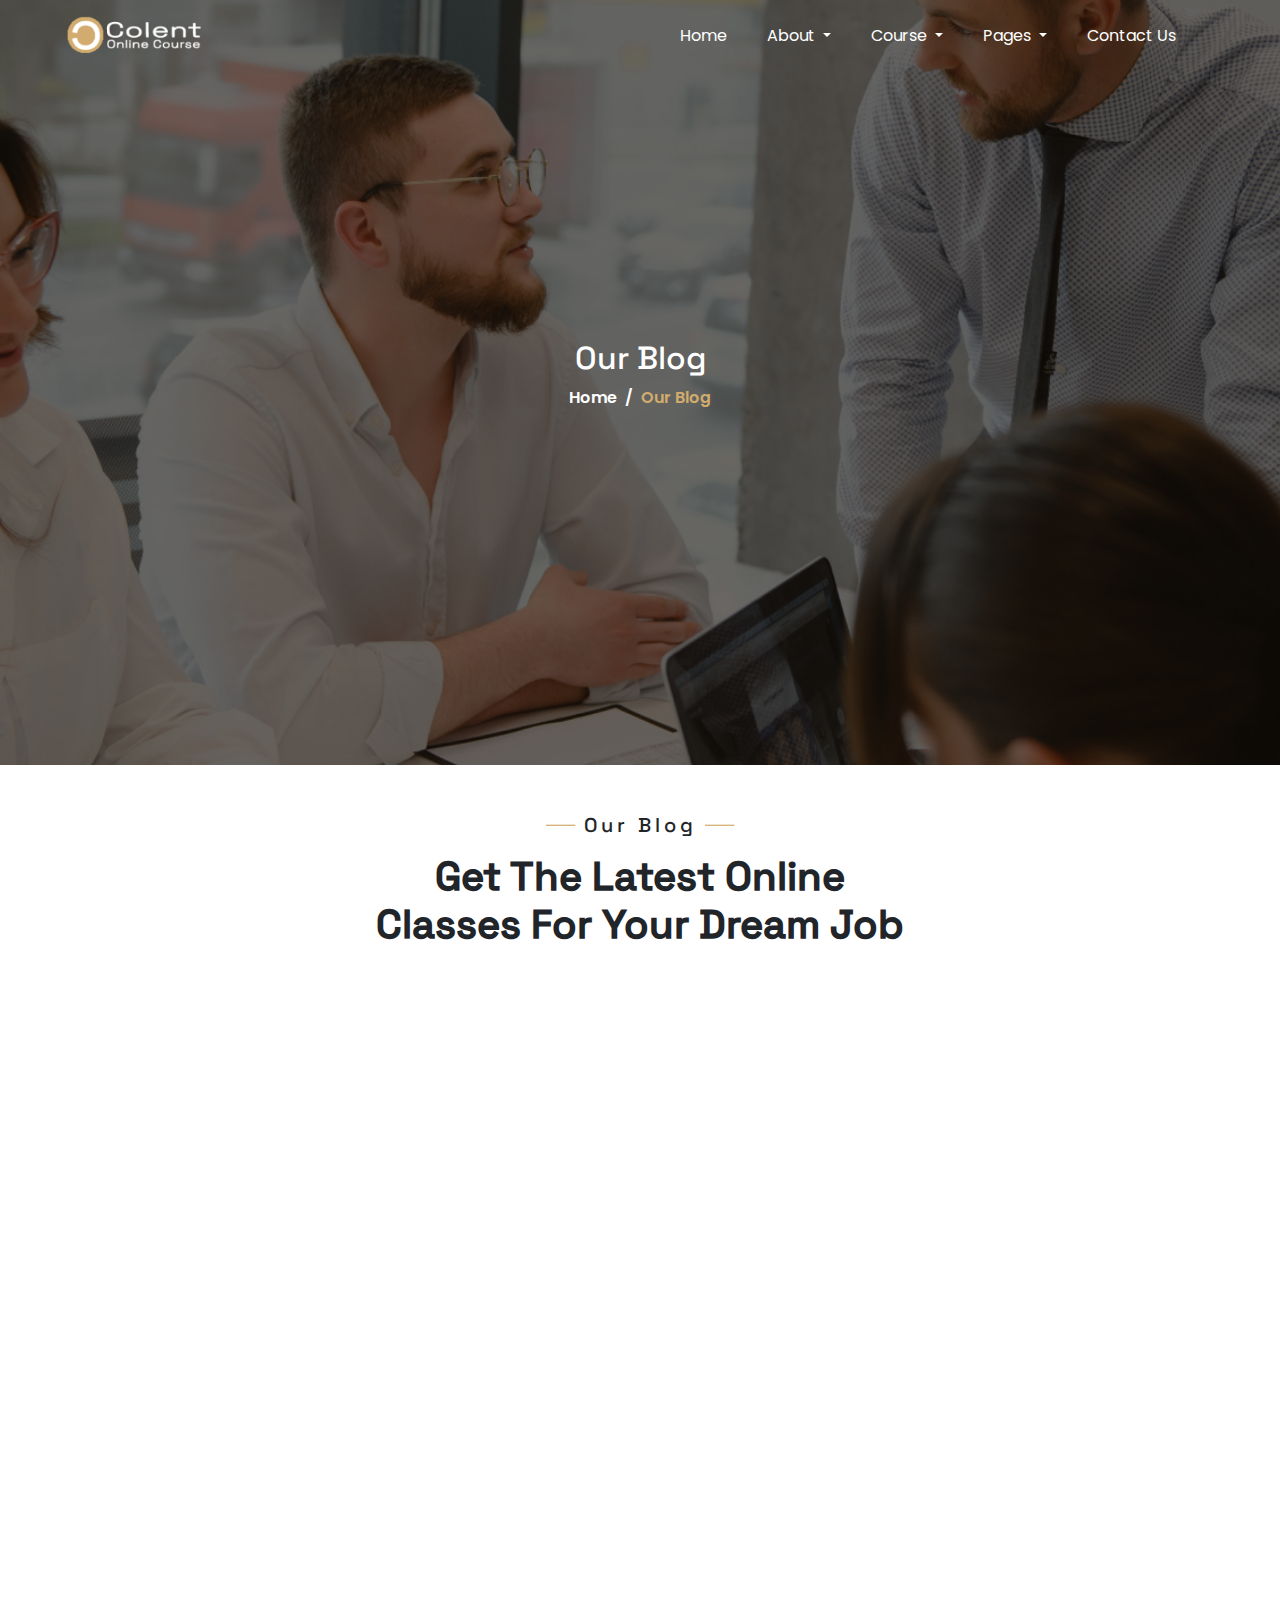
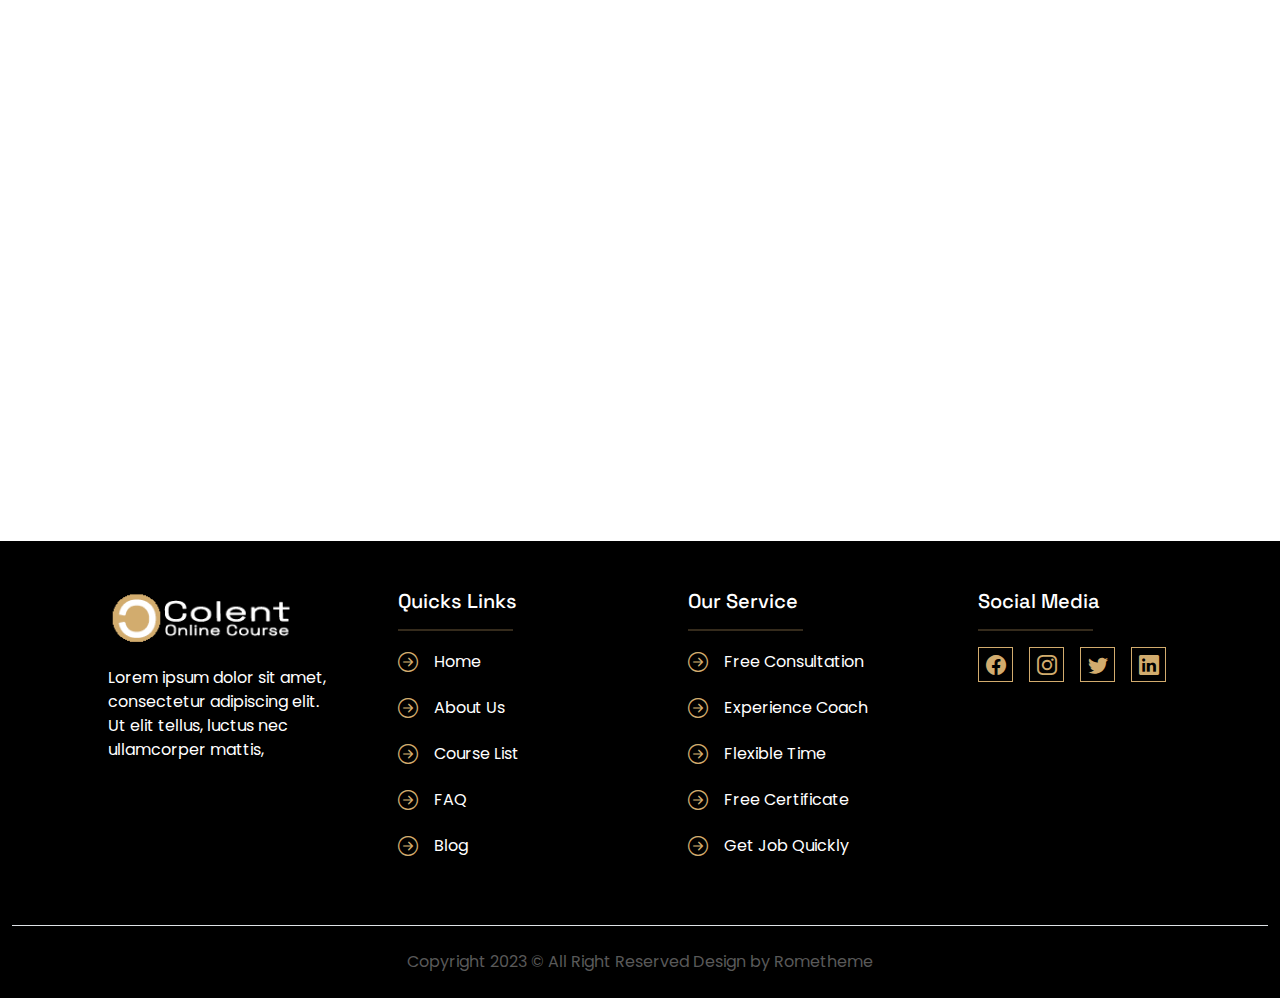
<file: blog.html>
<!DOCTYPE html>
<html lang="en">
  <head>
    <meta charset="UTF-8" />
    <meta name="viewport" content="width=device-width, initial-scale=1.0" />
    <title>Colent - Our Blog</title>
    <link rel="stylesheet" href="./css/index.css" />
    <!-- bootstrap -->
    <link
      rel="stylesheet"
      href="https://cdn.jsdelivr.net/npm/bootstrap@5.3.2/dist/css/bootstrap.min.css"
    />
    <!-- bootstrap icon -->
    <link
      rel="stylesheet"
      href="https://cdn.jsdelivr.net/npm/bootstrap-icons@1.11.3/font/bootstrap-icons.min.css"
    />
    <!-- aos -->
    <link href="https://unpkg.com/aos@2.3.1/dist/aos.css" rel="stylesheet" />
  </head>
  <body>
    <div id="parent">
      <!-- header -->
      <div class="container-fluid px-0 text-bg-dark">
        <img
          src="./assets/Banner_ourBlog.png"
          class="card-img rounded-0 object-fit-cover"
          alt="..."
          style="height: 85vh"
        />
        <div class="container-xxl card-img-overlay">
          <nav
            class="navbar navbar-expand-lg pt-0 py-lg-2"
            style="z-index: 99999"
          >
            <div class="container-fluid px-0 mt-3 mt-lg-0 ps-lg-3">
              <div class="navbar-brand mx-3 mx-md-5">
                <img src="./assets/logo.png" alt="logo" />
              </div>
              <button
                class="navbar-toggler mx-3 mx-md-5 border-0 bg-transparent"
                type="button"
                data-bs-toggle="collapse"
                data-bs-target="#navbarNavDropdown"
                aria-controls="navbarNavDropdown"
                aria-expanded="false"
                aria-label="Toggle navigation"
              >
                <svg
                  xmlns="http://www.w3.org/2000/svg"
                  width="32"
                  height="32"
                  fill="currentColor"
                  class="bi bi-list text-white"
                  viewBox="0 0 16 16"
                >
                  <path
                    fill-rule="evenodd"
                    d="M2.5 12a.5.5 0 0 1 .5-.5h10a.5.5 0 0 1 0 1H3a.5.5 0 0 1-.5-.5m0-4a.5.5 0 0 1 .5-.5h10a.5.5 0 0 1 0 1H3a.5.5 0 0 1-.5-.5m0-4a.5.5 0 0 1 .5-.5h10a.5.5 0 0 1 0 1H3a.5.5 0 0 1-.5-.5"
                  />
                </svg>
              </button>
              <div
                class="collapse navbar-collapse justify-content-end mx-lg-5 px-lg-5"
                id="navbarNavDropdown"
              >
                <ul class="navbar-nav gap-2 gap-lg-4 item_header">
                  <li class="nav-item">
                    <a class="nav-link" aria-current="page" href="./index.html"
                      >Home</a
                    >
                  </li>
                  <li class="nav-item dropdown">
                    <a
                      href="#"
                      class="nav-link dropdown-toggle"
                      role="button"
                      data-bs-toggle="dropdown"
                      aria-expanded="false"
                    >
                      About
                    </a>

                    <ul class="dropdown-menu rounded-0 p-0">
                      <li>
                        <a class="dropdown-item" href="./aboutUs.html"
                          >About Us</a
                        >
                      </li>
                      <li>
                        <a class="dropdown-item" href="./services.html"
                          >Service</a
                        >
                      </li>
                      <li>
                        <a class="dropdown-item" href="./ourTeam.html"
                          >Our Team</a
                        >
                      </li>
                    </ul>
                  </li>
                  <li class="nav-item dropdown">
                    <a
                      class="nav-link dropdown-toggle"
                      href="#"
                      role="button"
                      data-bs-toggle="dropdown"
                      aria-expanded="false"
                    >
                      Course
                    </a>
                    <ul class="dropdown-menu rounded-0 p-0">
                      <li>
                        <a
                          class="dropdown-item text-center"
                          href="./ourCourse.html"
                          >Our Course</a
                        >
                        <a class="dropdown-item" href="./singleCourse.html"
                          >Single Course</a
                        >
                      </li>
                    </ul>
                  </li>
                  <li class="nav-item dropdown">
                    <a
                      class="nav-link dropdown-toggle"
                      href="#"
                      role="button"
                      data-bs-toggle="dropdown"
                      aria-expanded="false"
                    >
                      Pages
                    </a>
                    <ul class="dropdown-menu rounded-0 p-0">
                      <li>
                        <a class="dropdown-item" href="./faq.html">FAQ</a>
                      </li>
                      <li>
                        <a class="dropdown-item" href="./404.html">404</a>
                      </li>
                      <li>
                        <a class="dropdown-item" href="#">Blog</a>
                      </li>
                      <li>
                        <a class="dropdown-item" href="./singleBlog.html"
                          >Single Blog</a
                        >
                      </li>
                    </ul>
                  </li>
                  <li class="nav-item">
                    <a class="nav-link" href="./contact.html">Contact Us</a>
                  </li>
                </ul>
              </div>
            </div>
          </nav>
          <div
            class="card-img-overlay d-flex flex-column justify-content-center content_header_aboutUs"
            style="height: 85vh"
          >
            <h1 class="text-white text-center">Our Blog</h1>
            <nav aria-label="breadcrumb">
              <ol class="breadcrumb d-flex justify-content-center">
                <li class="breadcrumb-item">
                  <a href="./index.html" class="text-white text-decoration-none"
                    >Home</a
                  >
                </li>
                <li class="breadcrumb-item active" aria-current="page">
                  Our Blog
                </li>
              </ol>
            </nav>
          </div>
        </div>
      </div>
      <!-- end header -->

      <!-- article dan blog -->
      <div class="container-xxl px-0 pt-5">
        <div class="text-center article">
          <div
            class="d-flex gap-2 align-items-center justify-content-center mb-3"
          >
            <img
              src="./assets/line_horizontal.png"
              alt=""
              style="width: 30px"
            />
            <h5 class="mb-0 fs-5 fw-medium" style="letter-spacing: 0.2em">
              Our Blog
            </h5>
            <img
              src="./assets/line_horizontal.png"
              alt=""
              style="width: 30px"
            />
          </div>
          <h1 class="fs-1 fw-semibold">
            Get The Latest Online <br />
            Classes For Your Dream Job
          </h1>
        </div>
        <div class="container row my-5 mx-auto">
          <div
            class="col-md-6 col-lg-4 mb-4"
            data-aos="fade-up"
            data-aos-duration="2000"
          >
            <div class="card p-4 shadow-sm border-black card_article">
              <div class="overflow-hidden rounded-3 img_article">
                <img
                  src="./assets/article3.png"
                  class="card-img-top d-block w-100 h-100 object-fit-cover"
                  alt="..."
                />
              </div>
              <div class="card-body p-0 mt-3">
                <div class="d-flex align-items-center gap-4">
                  <div class="d-flex align-items-center gap-2">
                    <i class="bi bi-calendar fs-5 icon_date"></i>
                    <p class="mb-0">October 7, 2022</p>
                  </div>
                  <div class="d-flex align-items-center gap-2">
                    <i class="bi bi-chat-square fs-5 icon_comment"></i>
                    <p class="mb-0">0</p>
                  </div>
                </div>
                <h5 class="card-title mt-4 fw-semibold">
                  Mastering time manajemen : Balancing work,life & online course
                </h5>
                <p class="card-text">
                  Lorem ipsum dolor sit amet, consectetur adipiscing elit.
                  Maecenas rutrum ultrices nisi, at congue sapien lobortis…
                </p>
                <a href="#" class="text-decoration-none fw-semibold"
                  >READ MORE →</a
                >
              </div>
            </div>
          </div>
          <div
            class="col-md-6 col-lg-4 mb-4"
            data-aos="fade-up"
            data-aos-duration="2000"
          >
            <div class="card p-4 shadow-sm border-black card_article">
              <div class="overflow-hidden rounded-3 img_article">
                <img
                  src="./assets/article4.png"
                  class="card-img-top d-block w-100 h-100 object-fit-cover"
                  alt="..."
                />
              </div>
              <div class="card-body p-0 mt-3">
                <div class="d-flex align-items-center gap-4">
                  <div class="d-flex align-items-center gap-2">
                    <i class="bi bi-calendar fs-5 icon_date"></i>
                    <p class="mb-0">October 7, 2022</p>
                  </div>
                  <div class="d-flex align-items-center gap-2">
                    <i class="bi bi-chat-square fs-5 icon_comment"></i>
                    <p class="mb-0">0</p>
                  </div>
                </div>
                <h5 class="card-title mt-4 fw-semibold">
                  The power of certification: How online courses boost your
                  resume
                </h5>
                <p class="card-text">
                  Lorem ipsum dolor sit amet, consectetur adipiscing elit.
                  Maecenas rutrum ultrices nisi, at congue sapien lobortis…
                </p>
                <a href="#" class="text-decoration-none fw-semibold"
                  >READ MORE →</a
                >
              </div>
            </div>
          </div>
          <div
            class="col-md-6 col-lg-4 mb-4"
            data-aos="fade-up"
            data-aos-duration="2000"
          >
            <div class="card p-4 shadow-sm border-black card_article">
              <div class="overflow-hidden rounded-3 img_article">
                <img
                  src="./assets/article5.png"
                  class="card-img-top d-block w-100 h-100 object-fit-cover"
                  alt="..."
                />
              </div>
              <div class="card-body p-0 mt-3">
                <div class="d-flex align-items-center gap-4">
                  <div class="d-flex align-items-center gap-2">
                    <i class="bi bi-calendar fs-5 icon_date"></i>
                    <p class="mb-0">October 7, 2022</p>
                  </div>
                  <div class="d-flex align-items-center gap-2">
                    <i class="bi bi-chat-square fs-5 icon_comment"></i>
                    <p class="mb-0">0</p>
                  </div>
                </div>
                <h5 class="card-title mt-4 fw-semibold">
                  The rise of soft skill : Why online course are key to personal
                  development
                </h5>
                <p class="card-text">
                  Lorem ipsum dolor sit amet, consectetur adipiscing elit.
                  Maecenas rutrum ultrices nisi, at congue sapien lobortis…
                </p>
                <a href="#" class="text-decoration-none fw-semibold"
                  >READ MORE →</a
                >
              </div>
            </div>
          </div>
          <div
            class="col-md-6 col-lg-4 mb-4"
            data-aos="fade-up"
            data-aos-duration="2000"
          >
            <div class="card p-4 shadow-sm border-black card_article">
              <div class="overflow-hidden rounded-3 img_article">
                <img
                  src="./assets/step4.png"
                  class="card-img-top d-block w-100 h-100 object-fit-cover"
                  alt="..."
                />
              </div>
              <div class="card-body p-0 mt-3">
                <div class="d-flex align-items-center gap-4">
                  <div class="d-flex align-items-center gap-2">
                    <i class="bi bi-calendar fs-5 icon_date"></i>
                    <p class="mb-0">October 7, 2022</p>
                  </div>
                  <div class="d-flex align-items-center gap-2">
                    <i class="bi bi-chat-square fs-5 icon_comment"></i>
                    <p class="mb-0">0</p>
                  </div>
                </div>
                <h5 class="card-title mt-4 fw-semibold">
                  3000 Student Successfuly Got Their First Remote Job
                </h5>
                <p class="card-text">
                  Lorem ipsum dolor sit amet, consectetur adipiscing elit.
                  Maecenas rutrum ultrices nisi, at congue sapien lobortis…
                </p>
                <a href="#" class="text-decoration-none fw-semibold"
                  >READ MORE →</a
                >
              </div>
            </div>
          </div>
          <div
            class="col-md-6 col-lg-4 mb-4"
            data-aos="fade-up"
            data-aos-duration="2000"
          >
            <div class="card p-4 shadow-sm border-black card_article">
              <div class="overflow-hidden rounded-3 img_article">
                <img
                  src="./assets/article1.png"
                  class="card-img-top d-block w-100 h-100 object-fit-cover"
                  alt="..."
                />
              </div>
              <div class="card-body p-0 mt-3">
                <div class="d-flex align-items-center gap-4">
                  <div class="d-flex align-items-center gap-2">
                    <i class="bi bi-calendar fs-5 icon_date"></i>
                    <p class="mb-0">October 7, 2022</p>
                  </div>
                  <div class="d-flex align-items-center gap-2">
                    <i class="bi bi-chat-square fs-5 icon_comment"></i>
                    <p class="mb-0">0</p>
                  </div>
                </div>
                <h5 class="card-title mt-4 fw-semibold">
                  How It Works: Simple Steps to Start Your Learning Journey
                </h5>
                <p class="card-text">
                  Lorem ipsum dolor sit amet, consectetur adipiscing elit.
                  Maecenas rutrum ultrices nisi, at congue sapien lobortis…
                </p>
                <a href="#" class="text-decoration-none fw-semibold"
                  >READ MORE →</a
                >
              </div>
            </div>
          </div>
          <div
            class="col-md-6 col-lg-4 mb-4"
            data-aos="fade-up"
            data-aos-duration="2000"
          >
            <div class="card p-4 shadow-sm border-black card_article">
              <div class="overflow-hidden rounded-3 img_article">
                <img
                  src="./assets/article2.png"
                  class="card-img-top d-block w-100 h-100 object-fit-cover"
                  alt="..."
                />
              </div>
              <div class="card-body p-0 mt-3">
                <div class="d-flex align-items-center gap-4">
                  <div class="d-flex align-items-center gap-2">
                    <i class="bi bi-calendar fs-5 icon_date"></i>
                    <p class="mb-0">October 7, 2022</p>
                  </div>
                  <div class="d-flex align-items-center gap-2">
                    <i class="bi bi-chat-square fs-5 icon_comment"></i>
                    <p class="mb-0">0</p>
                  </div>
                </div>
                <h5 class="card-title mt-4 fw-semibold">
                  3000 Student Successfuly Got Their First Remote Job
                </h5>
                <p class="card-text">
                  Lorem ipsum dolor sit amet, consectetur adipiscing elit.
                  Maecenas rutrum ultrices nisi, at congue sapien lobortis…
                </p>
                <a href="#" class="text-decoration-none fw-semibold"
                  >READ MORE →</a
                >
              </div>
            </div>
          </div>
        </div>
      </div>
      <!-- end article and blog -->

      <!-- footer -->
      <div class="container-fluid bg-black">
        <div
          class="container-xxl mx-auto row row-gap-4 py-5 px-2 p-lg-5 text-white"
        >
          <div class="col-md-6 col-lg-3 ps-md-5 item_footer">
            <img src="./assets/logo.png" alt="" />
            <p class="mt-3">
              Lorem ipsum dolor sit amet, consectetur adipiscing elit. Ut elit
              tellus, luctus nec ullamcorper mattis,
            </p>
          </div>
          <div class="col-md-6 col-lg-3 ps-4 ps-md-5 item_footer">
            <h5 class="">Quicks Links</h5>
            <hr class="w-50" />
            <div class="d-flex align-items-center gap-3 my-3 content_footer">
              <i class="bi bi-arrow-right-circle fs-5"></i>
              <p class="mb-0">Home</p>
            </div>
            <div class="d-flex align-items-center gap-3 mb-3 content_footer">
              <i class="bi bi-arrow-right-circle fs-5"></i>
              <p class="mb-0">About Us</p>
            </div>
            <div class="d-flex align-items-center gap-3 mb-3 content_footer">
              <i class="bi bi-arrow-right-circle fs-5"></i>
              <p class="mb-0">Course List</p>
            </div>
            <div class="d-flex align-items-center gap-3 mb-3 content_footer">
              <i class="bi bi-arrow-right-circle fs-5"></i>
              <p class="mb-0">FAQ</p>
            </div>
            <div class="d-flex align-items-center gap-3 mb-3 content_footer">
              <i class="bi bi-arrow-right-circle fs-5"></i>
              <p class="mb-0">Blog</p>
            </div>
          </div>
          <div class="col-md-6 col-lg-3 ps-4 ps-md-5 item_footer">
            <h5 class="">Our Service</h5>
            <hr class="w-50" />
            <div class="d-flex align-items-center gap-3 my-3 content_footer">
              <i class="bi bi-arrow-right-circle fs-5"></i>
              <p class="mb-0">Free Consultation</p>
            </div>
            <div class="d-flex align-items-center gap-3 mb-3 content_footer">
              <i class="bi bi-arrow-right-circle fs-5"></i>
              <p class="mb-0">Experience Coach</p>
            </div>
            <div class="d-flex align-items-center gap-3 mb-3 content_footer">
              <i class="bi bi-arrow-right-circle fs-5"></i>
              <p class="mb-0">Flexible Time</p>
            </div>
            <div class="d-flex align-items-center gap-3 mb-3 content_footer">
              <i class="bi bi-arrow-right-circle fs-5"></i>
              <p class="mb-0">Free Certificate</p>
            </div>
            <div class="d-flex align-items-center gap-3 mb-3 content_footer">
              <i class="bi bi-arrow-right-circle fs-5"></i>
              <p class="mb-0">Get Job Quickly</p>
            </div>
          </div>
          <div class="col-md-6 col-lg-3 ps-4 ps-md-5 item_footer">
            <h5 class="">Social Media</h5>
            <hr class="w-50" />
            <div class="d-flex gap-3 mt-3">
              <i class="bi bi-facebook fs-5 sosmed_icon_footer"></i>
              <i class="bi bi-instagram fs-5 sosmed_icon_footer"></i>
              <i class="bi bi-twitter fs-5 sosmed_icon_footer"></i>
              <i class="bi bi-linkedin fs-5 sosmed_icon_footer"></i>
            </div>
          </div>
        </div>
        <p class="mb-0 text-center py-4 border-top" style="color: #595959">
          Copyright 2023 © All Right Reserved Design by Rometheme
        </p>
      </div>
      <!-- end footer -->
    </div>
    <!-- bootstrap -->
    <script src="https://cdn.jsdelivr.net/npm/bootstrap@5.3.2/dist/js/bootstrap.bundle.min.js"></script>

    <!-- aos -->
    <script src="https://unpkg.com/aos@2.3.1/dist/aos.js"></script>
    <script>
      AOS.init();
    </script>
  </body>
</html>
</file>
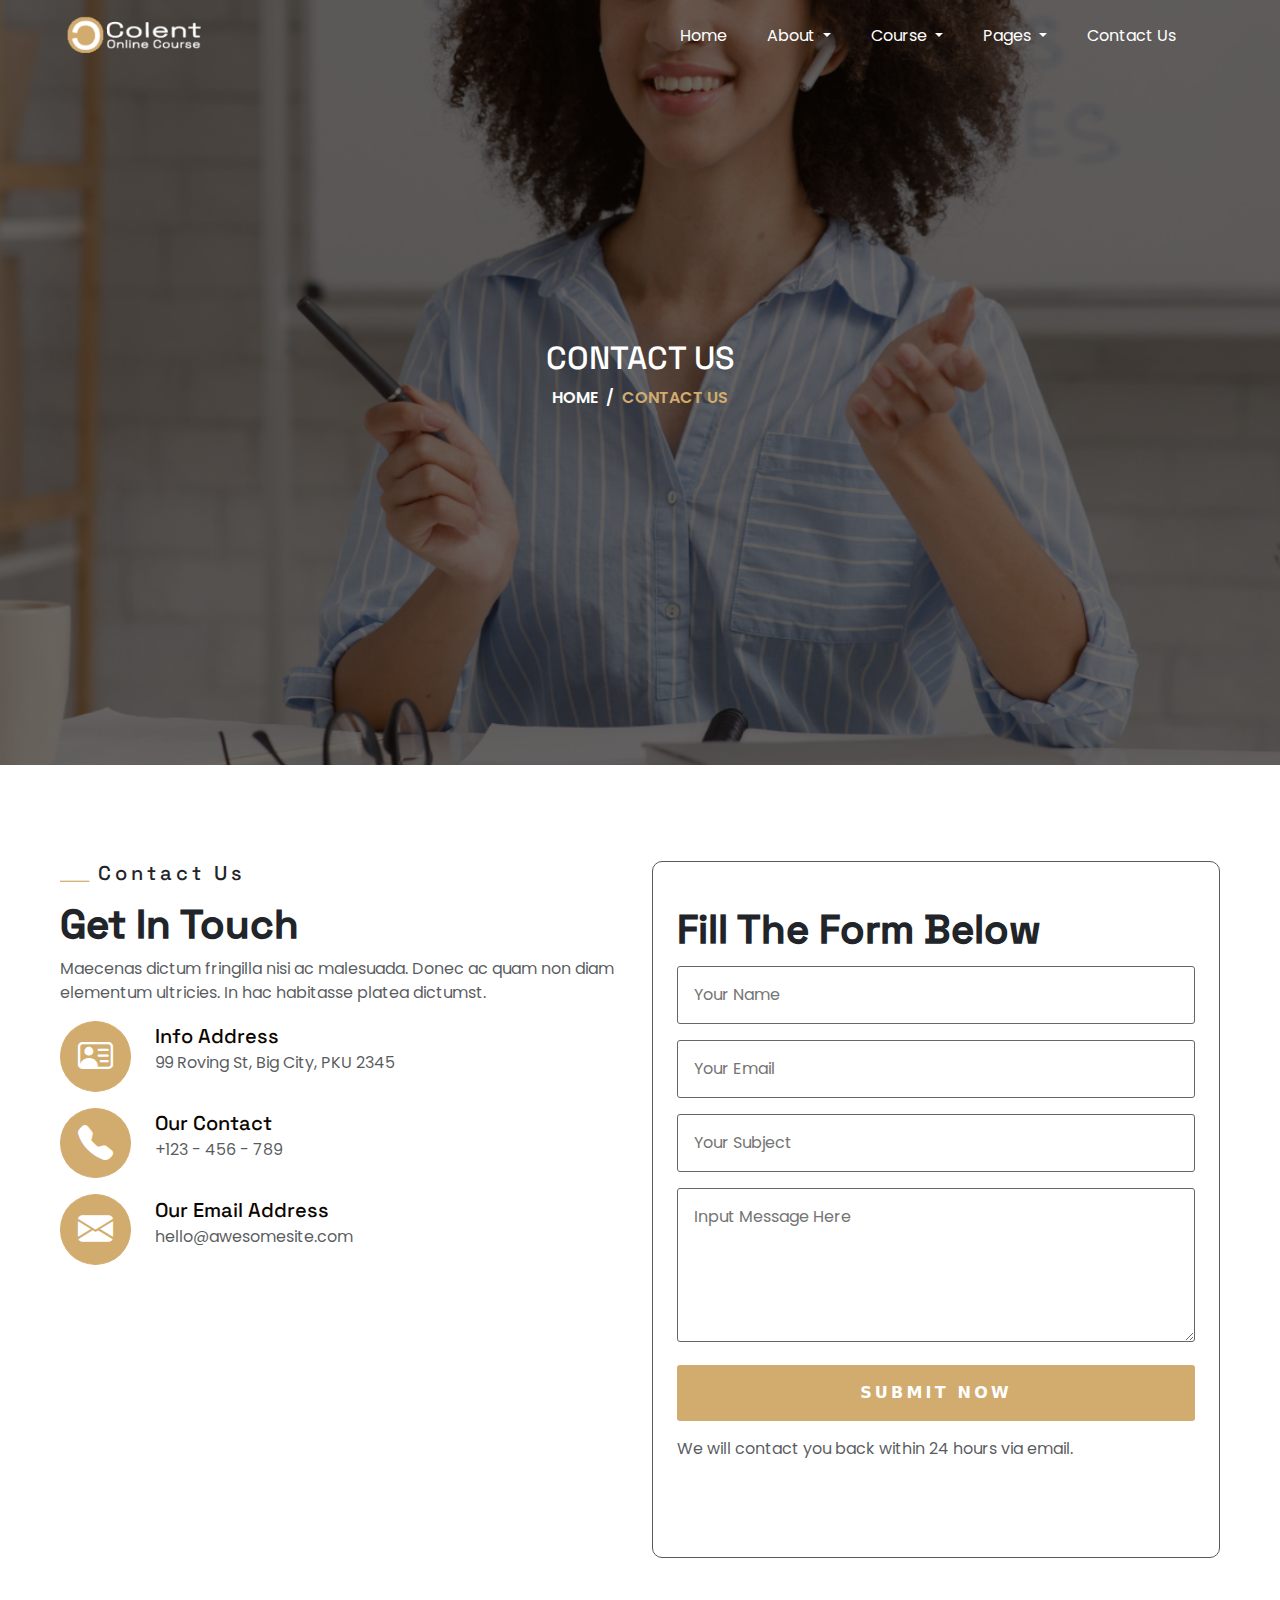
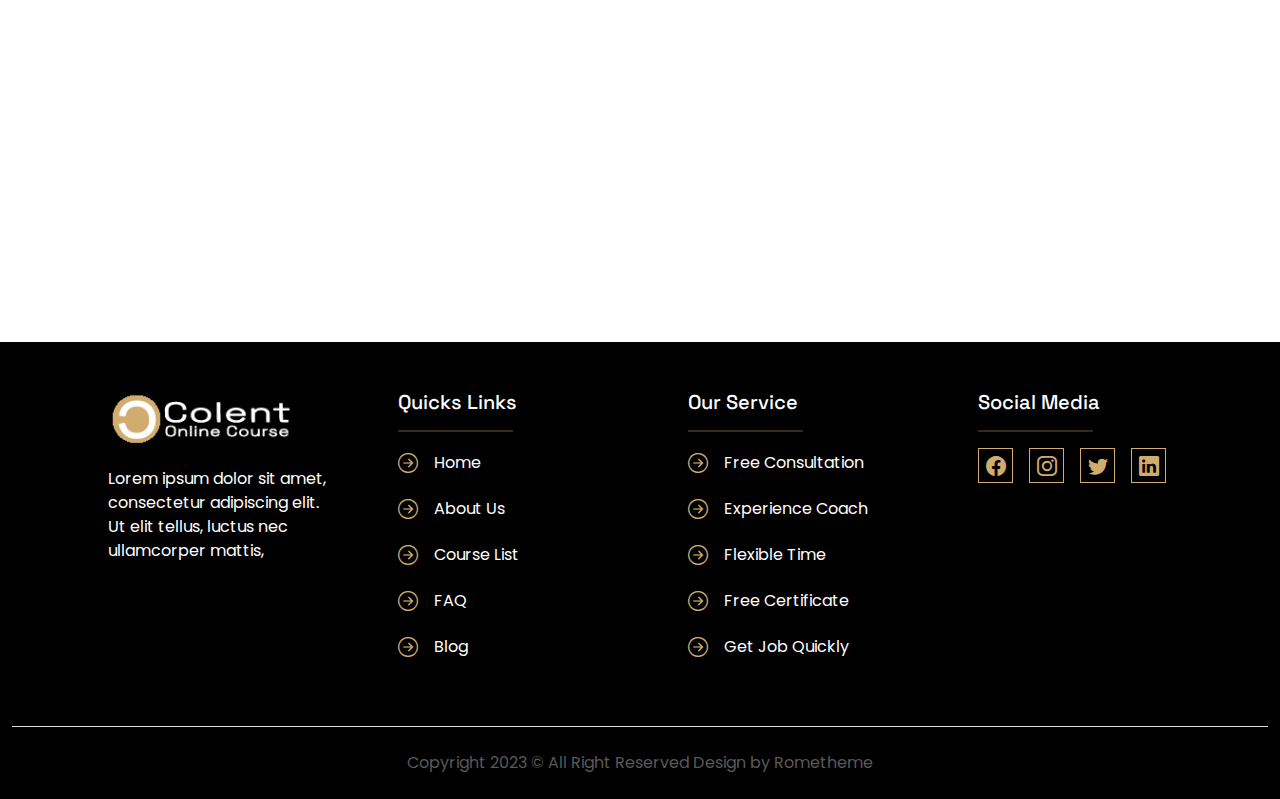
<file: contact.html>
<!DOCTYPE html>
<html lang="en">
  <head>
    <meta charset="UTF-8" />
    <meta name="viewport" content="width=device-width, initial-scale=1.0" />
    <title>Colent - Contact Us</title>
    <link rel="stylesheet" href="./css/index.css" />
    <!-- bootstrap -->
    <link
      rel="stylesheet"
      href="https://cdn.jsdelivr.net/npm/bootstrap@5.3.2/dist/css/bootstrap.min.css"
    />
    <!-- bootstrap icon -->
    <link
      rel="stylesheet"
      href="https://cdn.jsdelivr.net/npm/bootstrap-icons@1.11.3/font/bootstrap-icons.min.css"
    />
    <!-- aos -->
    <link href="https://unpkg.com/aos@2.3.1/dist/aos.css" rel="stylesheet" />
  </head>
  <body>
    <div id="parent">
      <!-- header -->
      <div class="container-fluid px-0 text-bg-dark">
        <img
          src="./assets/Banner_contactUs.png"
          class="card-img rounded-0 object-fit-cover"
          alt="..."
          style="height: 85vh"
        />
        <div class="container-xxl card-img-overlay">
          <nav
            class="navbar navbar-expand-lg pt-0 py-lg-2"
            style="z-index: 99999"
          >
            <div class="container-fluid px-0 mt-3 mt-lg-0 ps-lg-3">
              <div class="navbar-brand mx-3 mx-md-5">
                <img src="./assets/logo.png" alt="logo" />
              </div>
              <button
                class="navbar-toggler mx-3 mx-md-5 border-0 bg-transparent"
                type="button"
                data-bs-toggle="collapse"
                data-bs-target="#navbarNavDropdown"
                aria-controls="navbarNavDropdown"
                aria-expanded="false"
                aria-label="Toggle navigation"
              >
                <svg
                  xmlns="http://www.w3.org/2000/svg"
                  width="32"
                  height="32"
                  fill="currentColor"
                  class="bi bi-list text-white"
                  viewBox="0 0 16 16"
                >
                  <path
                    fill-rule="evenodd"
                    d="M2.5 12a.5.5 0 0 1 .5-.5h10a.5.5 0 0 1 0 1H3a.5.5 0 0 1-.5-.5m0-4a.5.5 0 0 1 .5-.5h10a.5.5 0 0 1 0 1H3a.5.5 0 0 1-.5-.5m0-4a.5.5 0 0 1 .5-.5h10a.5.5 0 0 1 0 1H3a.5.5 0 0 1-.5-.5"
                  />
                </svg>
              </button>
              <div
                class="collapse navbar-collapse justify-content-end mx-lg-5 px-lg-5"
                id="navbarNavDropdown"
              >
                <ul class="navbar-nav gap-2 gap-lg-4 item_header">
                  <li class="nav-item">
                    <a class="nav-link" aria-current="page" href="./index.html"
                      >Home</a
                    >
                  </li>
                  <li class="nav-item dropdown">
                    <a
                      href="#"
                      class="nav-link dropdown-toggle"
                      role="button"
                      data-bs-toggle="dropdown"
                      aria-expanded="false"
                    >
                      About
                    </a>

                    <ul class="dropdown-menu rounded-0 p-0">
                      <li>
                        <a class="dropdown-item" href="./aboutUs.html"
                          >About Us</a
                        >
                      </li>
                      <li>
                        <a class="dropdown-item" href="./services.html"
                          >Service</a
                        >
                      </li>
                      <li>
                        <a class="dropdown-item" href="./ourTeam.html"
                          >Our Team</a
                        >
                      </li>
                    </ul>
                  </li>
                  <li class="nav-item dropdown">
                    <a
                      class="nav-link dropdown-toggle"
                      href="#"
                      role="button"
                      data-bs-toggle="dropdown"
                      aria-expanded="false"
                    >
                      Course
                    </a>
                    <ul class="dropdown-menu rounded-0 p-0">
                      <li>
                        <a
                          class="dropdown-item text-center"
                          href="./ourCourse.html"
                          >Our Course</a
                        >
                        <a class="dropdown-item" href="./singleCourse.html"
                          >Single Course</a
                        >
                      </li>
                    </ul>
                  </li>
                  <li class="nav-item dropdown">
                    <a
                      class="nav-link dropdown-toggle"
                      href="#"
                      role="button"
                      data-bs-toggle="dropdown"
                      aria-expanded="false"
                    >
                      Pages
                    </a>
                    <ul class="dropdown-menu rounded-0 p-0">
                      <li>
                        <a class="dropdown-item" href="./faq.html">FAQ</a>
                      </li>
                      <li>
                        <a class="dropdown-item" href="./404.html">404</a>
                      </li>
                      <li>
                        <a class="dropdown-item" href="./blog.html">Blog</a>
                      </li>
                      <li>
                        <a class="dropdown-item" href="./singleBlog.html"
                          >Single Blog</a
                        >
                      </li>
                    </ul>
                  </li>
                  <li class="nav-item">
                    <a class="nav-link" href="#">Contact Us</a>
                  </li>
                </ul>
              </div>
            </div>
          </nav>
          <div
            class="card-img-overlay d-flex flex-column justify-content-center content_header_aboutUs"
            style="height: 85vh"
          >
            <h1 class="text-white text-center text-uppercase">Contact Us</h1>
            <nav aria-label="breadcrumb">
              <ol class="breadcrumb d-flex justify-content-center text-uppercase">
                <li class="breadcrumb-item">
                  <a href="./index.html" class="text-white text-decoration-none"
                    >Home</a
                  >
                </li>
                <li class="breadcrumb-item active " aria-current="page">
                  Contact Us
                </li>
              </ol>
            </nav>
          </div>
        </div>
      </div>
      <!-- end header -->

      <!-- contact us -->
      <div class="contact container-xxl px-0 pt-5 pb-5">
        <div class="row mx-0 px-3 px-md-5 py-5">
          <div class="col-12 col-lg-6">
            <div class="d-flex gap-2 align-items-center">
              <img
                src="./assets/line_horizontal.png"
                alt=""
                style="width: 30px"
              />
              <h5
                class="mb-0 fs-5 fw-medium pb-3"
                style="letter-spacing: 0.2em"
              >
                Contact Us
              </h5>
            </div>
            <h1 class="fs-1 fw-semibold">Get In Touch</h1>
            <p class="text-muted">
              Maecenas dictum fringilla nisi ac malesuada. Donec ac quam non
              diam elementum ultricies. In hac habitasse platea dictumst.
            </p>
            <div class="d-flex flex-column gap-3 mb-3">
              <div class="d-flex flex-lg-row flex-column gap-4 justify-content-center justify-content-lg-start align-items-center">
                <div class="contact_icon p-3">
                  <h4 class="lh-1 m-0 p-0 fw-bold font-1">
                    <i class="bi bi-person-vcard contact_icon"></i>
                  </h4>
                </div>
                <div class="d-flex flex-column align-items-center align-items-lg-start">
                  <span class="fs-5 fw-normal text_grotesk" style="color: #0b0500"
                    >Info Address</span
                  >
                  <p class="text-muted">99 Roving St, Big City, PKU 2345</p>
                </div>
              </div>
              <div class="d-flex flex-lg-row flex-column gap-4 justify-content-center justify-content-lg-start align-items-center">
                <div class="contact_icon p-3">
                  <h4 class="lh-1 m-0 p-0 fw-bold font-1">
                    <i class="bi bi-telephone-fill contact_icon"></i>
                  </h4>
                </div>
                <div class="d-flex flex-column align-items-center align-items-lg-start">
                  <span class="fs-5 fw-normal text_grotesk" style="color: #0b0500"
                    >Our Contact</span
                  >
                  <p class="text-muted">+123 - 456 - 789</p>
                </div>
              </div>
              <div class="d-flex flex-lg-row flex-column gap-4 justify-content-center justify-content-lg-start align-items-center">
                <div class="contact_icon p-3">
                  <h4 class="lh-1 m-0 p-0 fw-bold font-1">
                    <i class="bi bi-envelope-fill contact_icon"></i>
                  </h4>
                </div>
                <div class="d-flex flex-column align-items-center align-items-lg-start">
                  <span class="fs-5 fw-normal text_grotesk" style="color: #0b0500"
                    >Our Email Address
                  </span>
                  <p class="text-muted">hello@awesomesite.com</p>
                </div>
              </div>
            </div>
          </div>
          <div class="col-12 col-lg-6">
            <div class="contact_border">
              <div class="h-100 d-flex flex-column px-4 py-5">
                <h3 class="lh-1 fw-semibold fs-1 mb-3">Fill The Form Below</h3>
                <div
                  class="success_msg toast align-items-center w-100 shadow-none mb-3 border border-success rounded-0 my-4"
                  role="alert"
                  aria-live="assertive"
                  aria-atomic="true"
                >
                  <div class="d-flex p-2">
                    <div
                      class="toast-body f-18 d-flex flex-row gap-3 align-items-center text-success"
                    >
                      <i class="fa-solid fa-check f-36 text-success"></i>
                      Your Message Successfully Send.
                    </div>
                    <button
                      type="button"
                      class="me-2 m-auto bg-transparent border-0 ps-1 pe-0 text-success"
                      data-bs-dismiss="toast"
                      aria-label="Close"
                    >
                      <i class="fa-solid fa-xmark"></i>
                    </button>
                  </div>
                </div>
                <div
                  class="error_msg toast align-items-center w-100 shadow-none border-danger mb-3 my-4 border rounded-0"
                  role="alert"
                  aria-live="assertive"
                  aria-atomic="true"
                >
                  <div class="d-flex p-2">
                    <div
                      class="toast-body f-18 d-flex flex-row gap-3 align-items-center text-danger"
                    >
                      <i
                        class="fa-solid fa-triangle-exclamation f-36 text-danger"
                      ></i>
                      Something Wrong ! Send Form Failed.
                    </div>
                    <button
                      type="button"
                      class="me-2 m-auto bg-transparent border-0 ps-1 pe-0 text-danger"
                      data-bs-dismiss="toast"
                      aria-label="Close"
                    >
                      <i class="fa-solid fa-xmark"></i>
                    </button>
                  </div>
                </div>
                <form
                  action=""
                  class="d-flex flex-column h-100 justify-content-center w-100 needs-validation mb-3 form"
                  novalidate
                >
                  <div class="mb-3">
                    <input
                      type="text"
                      class="  contact_form"
                      name="name"
                      id="name"
                      placeholder="Your Name"
                      required
                    />
                    <div class="invalid-feedback">The field is required.</div>
                  </div>
                  <div class="mb-3">
                    <input
                      type="email"
                      class="contact_form "
                      name="email"
                      id="email"
                      placeholder="Your Email"
                      required
                    />
                    <div class="invalid-feedback">The field is required.</div>
                  </div>
                  <div class="mb-3">
                    <input
                      type="text"
                      class="contact_form "
                      name="subject"
                      id="subject"
                      placeholder="Your Subject"
                      required
                    />
                    <div class="invalid-feedback">The field is required.</div>
                  </div>
                  <div class="mb-3">
                    <textarea
                      class="contact_form "
                      id="message"
                      name="message"
                      rows="5"
                      placeholder="Input Message Here"
                    ></textarea>
                  </div>
                  <div class="mb-3">
                   
                    <button  type="submit" class="btn w-100 button_colent">SUBMIT NOW</button>
                  </div>

                  <div class="mb-3">
                    <p class="text-muted">We will contact you back within 24 hours via email.</p>
                  </div>
                </form>
              </div>
            </div>
          </div>
        </div>
      </div>

      <!-- form join -->
      <div class="container-xxl my-5">
        <div
          class="card mx-3 p-3 rounded-4 mx-md-5 p-md-5 p-lg-3 card_form_join"
          data-aos="fade-left"
          data-aos-anchor-placement="top-bottom"
          data-aos-duration="800"
          data-aos-once="true"
        >
          <div class="card-body text-white text-center text-lg-start">
            <h4 class="join_title text_grotesk">
              Need Work Remotly? And Get Discount For New Members
            </h4>
            <p class="mt-3 mb-5 text-grey">Register your email now!!</p>
            <form class="row gap-3 gap-lg-0">
              <div class="col-lg-3">
                <input
                  type="name"
                  class="border w-100 px-2 bg-transparent text-white input_border"
                  placeholder="Name"
                />
              </div>
              <div class="col-lg-3">
                <input
                  type="email"
                  class="border w-100 px-2 bg-transparent text-white input_border"
                  placeholder="Email"
                />
              </div>
              <div class="col-lg-3">
                <input
                  type="text"
                  class="border w-100 px-2 bg-transparent text-white input_border"
                  placeholder="Country"
                />
              </div>
              <div class="col-lg-3 mt-3 mt-lg-0">
                <button class="btn w-100 button_colent">SUBMIT NOW</button>
              </div>
            </form>
          </div>
        </div>
      </div>
      
      <!-- end form join -->

      <!-- footer -->
      <div class="container-fluid bg-black">
        <div
          class="container-xxl mx-auto row row-gap-4 py-5 px-2 p-lg-5 text-white"
        >
          <div class="col-md-6 col-lg-3 ps-md-5 item_footer">
            <img src="./assets/logo.png" alt="" />
            <p class="mt-3">
              Lorem ipsum dolor sit amet, consectetur adipiscing elit. Ut elit
              tellus, luctus nec ullamcorper mattis,
            </p>
          </div>
          <div class="col-md-6 col-lg-3 ps-4 ps-md-5 item_footer">
            <h5 class="">Quicks Links</h5>
            <hr class="w-50" />
            <div class="d-flex align-items-center gap-3 my-3 content_footer">
              <i class="bi bi-arrow-right-circle fs-5"></i>
              <p class="mb-0">Home</p>
            </div>
            <div class="d-flex align-items-center gap-3 mb-3 content_footer">
              <i class="bi bi-arrow-right-circle fs-5"></i>
              <p class="mb-0">About Us</p>
            </div>
            <div class="d-flex align-items-center gap-3 mb-3 content_footer">
              <i class="bi bi-arrow-right-circle fs-5"></i>
              <p class="mb-0">Course List</p>
            </div>
            <div class="d-flex align-items-center gap-3 mb-3 content_footer">
              <i class="bi bi-arrow-right-circle fs-5"></i>
              <p class="mb-0">FAQ</p>
            </div>
            <div class="d-flex align-items-center gap-3 mb-3 content_footer">
              <i class="bi bi-arrow-right-circle fs-5"></i>
              <p class="mb-0">Blog</p>
            </div>
          </div>
          <div class="col-md-6 col-lg-3 ps-4 ps-md-5 item_footer">
            <h5 class="">Our Service</h5>
            <hr class="w-50" />
            <div class="d-flex align-items-center gap-3 my-3 content_footer">
              <i class="bi bi-arrow-right-circle fs-5"></i>
              <p class="mb-0">Free Consultation</p>
            </div>
            <div class="d-flex align-items-center gap-3 mb-3 content_footer">
              <i class="bi bi-arrow-right-circle fs-5"></i>
              <p class="mb-0">Experience Coach</p>
            </div>
            <div class="d-flex align-items-center gap-3 mb-3 content_footer">
              <i class="bi bi-arrow-right-circle fs-5"></i>
              <p class="mb-0">Flexible Time</p>
            </div>
            <div class="d-flex align-items-center gap-3 mb-3 content_footer">
              <i class="bi bi-arrow-right-circle fs-5"></i>
              <p class="mb-0">Free Certificate</p>
            </div>
            <div class="d-flex align-items-center gap-3 mb-3 content_footer">
              <i class="bi bi-arrow-right-circle fs-5"></i>
              <p class="mb-0">Get Job Quickly</p>
            </div>
          </div>
          <div class="col-md-6 col-lg-3 ps-4 ps-md-5 item_footer">
            <h5 class="">Social Media</h5>
            <hr class="w-50" />
            <div class="d-flex gap-3 mt-3">
              <i class="bi bi-facebook fs-5 sosmed_icon_footer"></i>
              <i class="bi bi-instagram fs-5 sosmed_icon_footer"></i>
              <i class="bi bi-twitter fs-5 sosmed_icon_footer"></i>
              <i class="bi bi-linkedin fs-5 sosmed_icon_footer"></i>
            </div>
          </div>
        </div>
        <p class="mb-0 text-center py-4 border-top" style="color: #595959">
          Copyright 2023 © All Right Reserved Design by Rometheme
        </p>
      </div>
      <!-- end footer -->
    </div>
    <!-- bootstrap -->
    <script src="https://cdn.jsdelivr.net/npm/bootstrap@5.3.2/dist/js/bootstrap.bundle.min.js"></script>

    <!-- aos -->
    <script src="https://unpkg.com/aos@2.3.1/dist/aos.js"></script>
    <script>
      AOS.init();
    </script>
  </body>
</html>
</file>
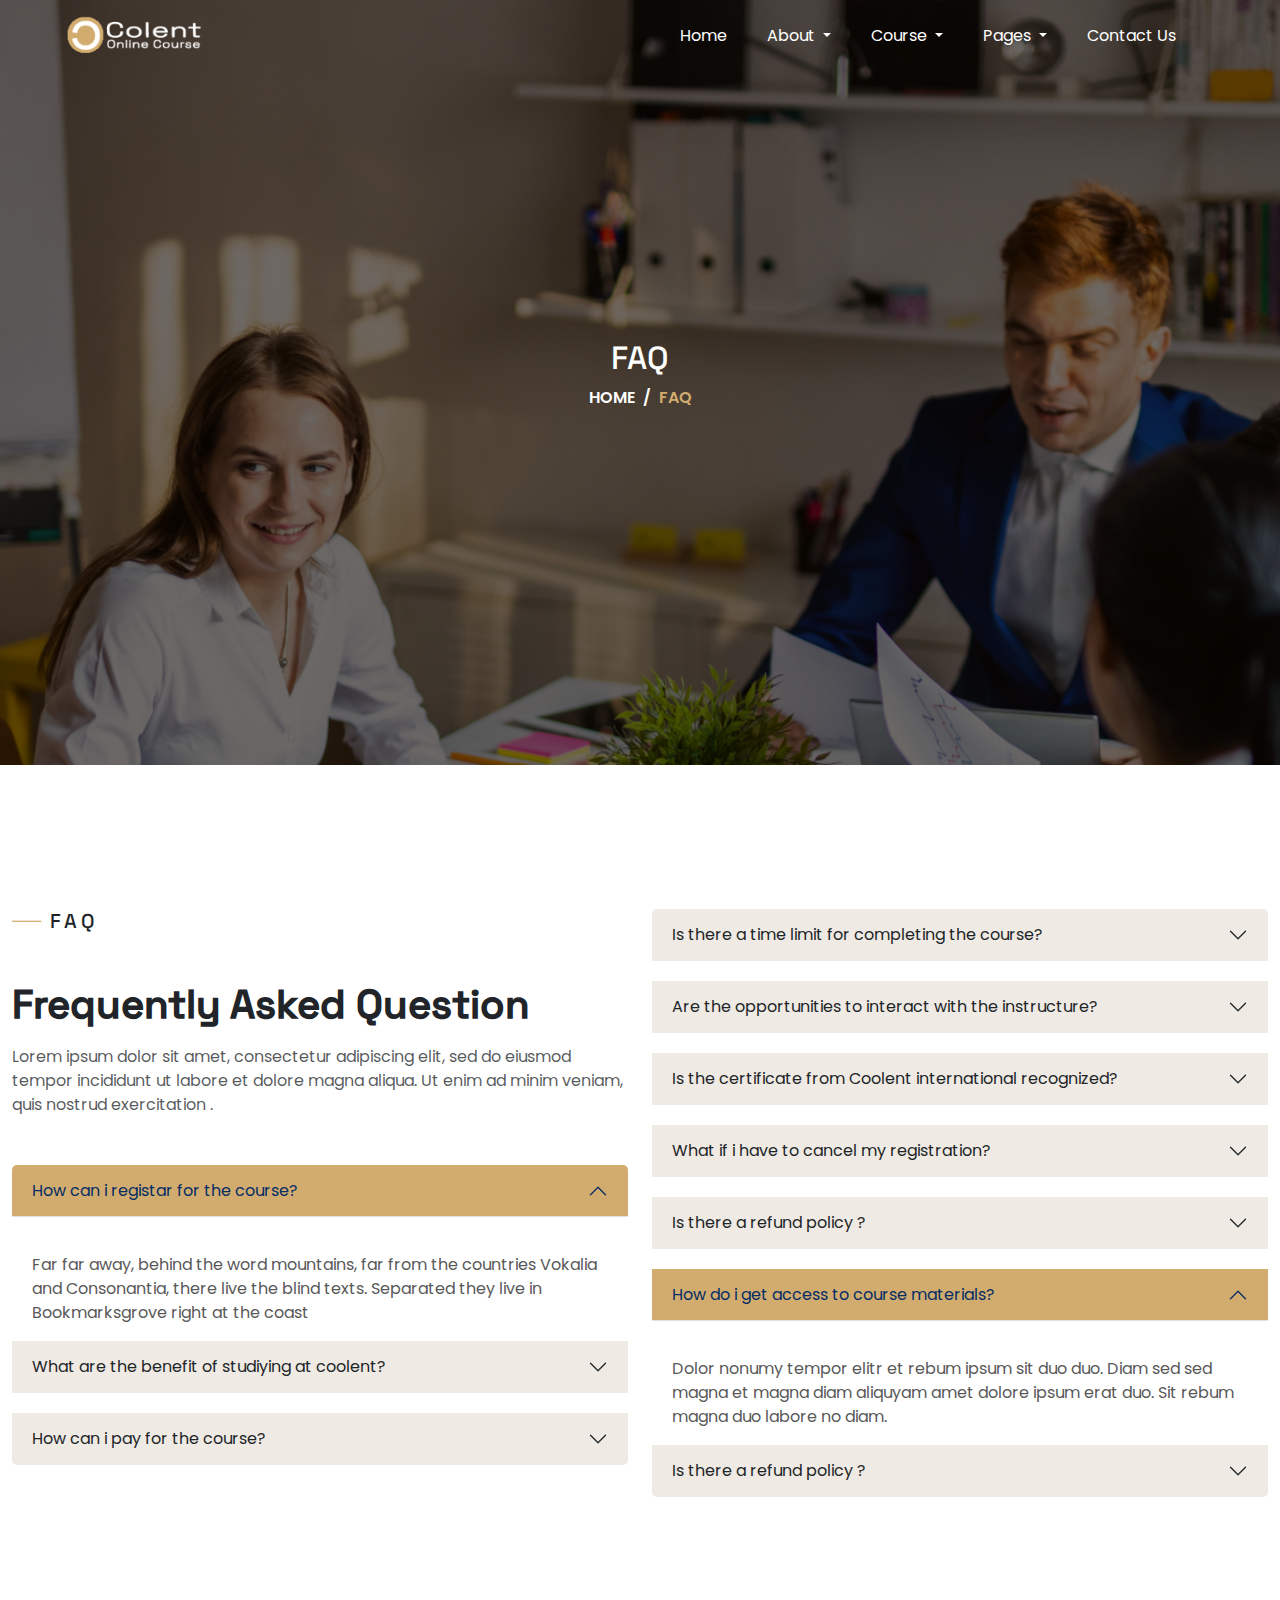
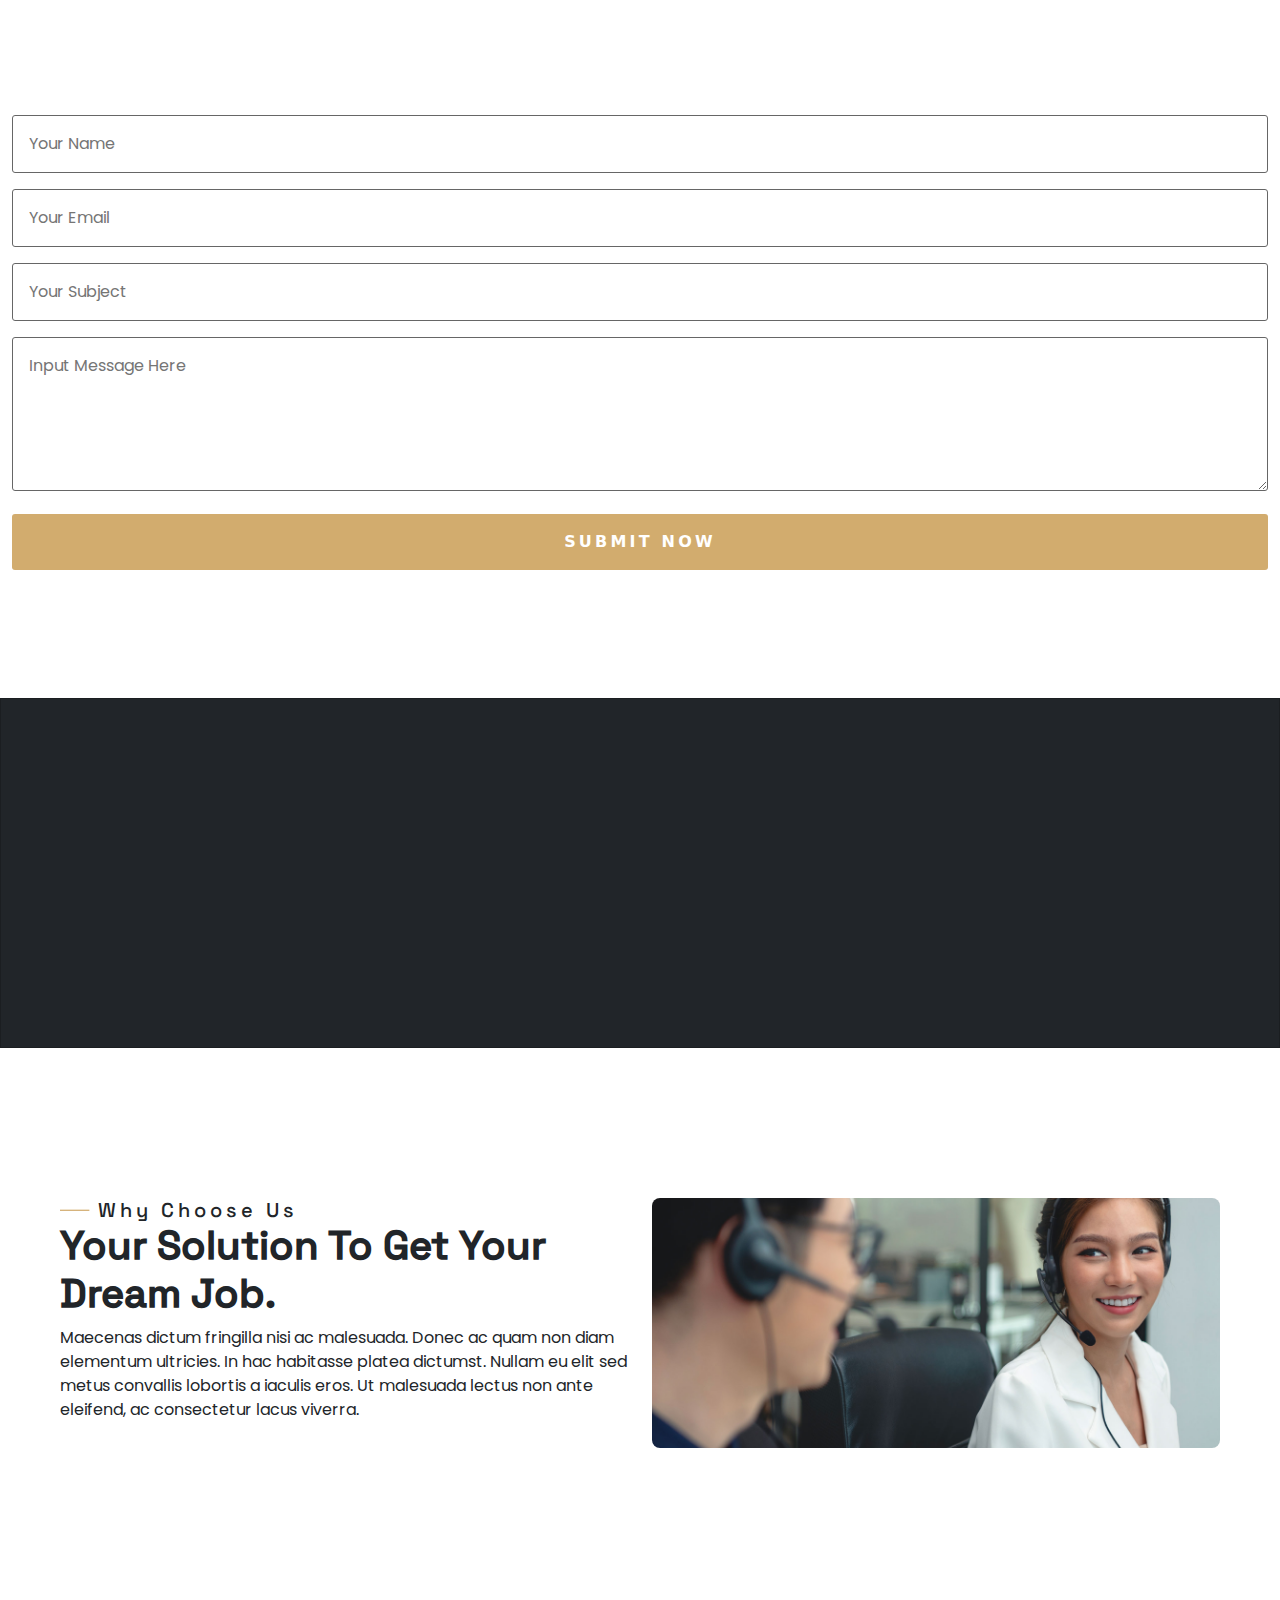
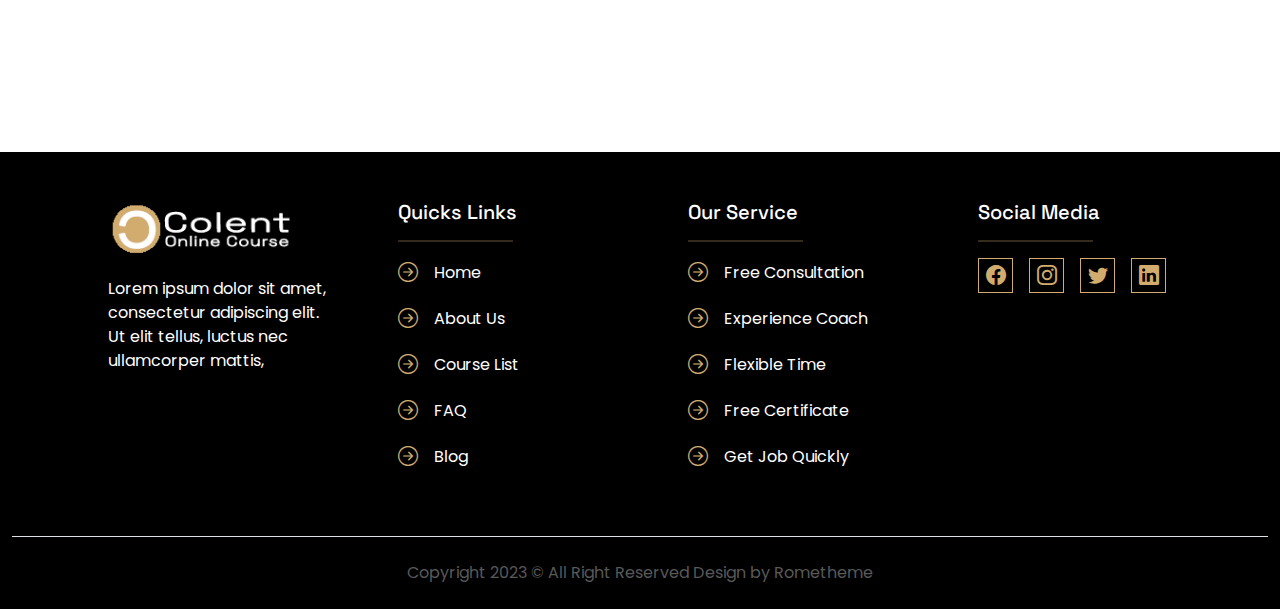
<file: faq.html>
<!DOCTYPE html>
<html lang="en">
  <head>
    <meta charset="UTF-8" />
    <meta name="viewport" content="width=device-width, initial-scale=1.0" />
    <title>Colent - FAQ</title>
    <link rel="stylesheet" href="./css/index.css" />
    <!-- bootstrap -->
    <link
      rel="stylesheet"
      href="https://cdn.jsdelivr.net/npm/bootstrap@5.3.2/dist/css/bootstrap.min.css"
    />
    <!-- bootstrap icon -->
    <link
      rel="stylesheet"
      href="https://cdn.jsdelivr.net/npm/bootstrap-icons@1.11.3/font/bootstrap-icons.min.css"
    />
    <!-- aos -->
    <link href="https://unpkg.com/aos@2.3.1/dist/aos.css" rel="stylesheet" />
  </head>
  <body>
    <div id="parent">
      <!-- header -->
      <div class="container-fluid px-0 text-bg-dark">
        <img
          src="./assets/Banner_aboutUs.png"
          class="card-img rounded-0 object-fit-cover"
          alt="..."
          style="height: 85vh"
        />
        <div class="container-xxl card-img-overlay">
          <nav
            class="navbar navbar-expand-lg pt-0 py-lg-2"
            style="z-index: 99999"
          >
            <div class="container-fluid px-0 mt-3 mt-lg-0 ps-lg-3">
              <div class="navbar-brand mx-3 mx-md-5">
                <img src="./assets/logo.png" alt="logo" />
              </div>
              <button
                class="navbar-toggler mx-3 mx-md-5 border-0 bg-transparent"
                type="button"
                data-bs-toggle="collapse"
                data-bs-target="#navbarNavDropdown"
                aria-controls="navbarNavDropdown"
                aria-expanded="false"
                aria-label="Toggle navigation"
              >
                <svg
                  xmlns="http://www.w3.org/2000/svg"
                  width="32"
                  height="32"
                  fill="currentColor"
                  class="bi bi-list text-white"
                  viewBox="0 0 16 16"
                >
                  <path
                    fill-rule="evenodd"
                    d="M2.5 12a.5.5 0 0 1 .5-.5h10a.5.5 0 0 1 0 1H3a.5.5 0 0 1-.5-.5m0-4a.5.5 0 0 1 .5-.5h10a.5.5 0 0 1 0 1H3a.5.5 0 0 1-.5-.5m0-4a.5.5 0 0 1 .5-.5h10a.5.5 0 0 1 0 1H3a.5.5 0 0 1-.5-.5"
                  />
                </svg>
              </button>
              <div
                class="collapse navbar-collapse justify-content-end mx-lg-5 px-lg-5"
                id="navbarNavDropdown"
              >
                <ul class="navbar-nav gap-2 gap-lg-4 item_header">
                  <li class="nav-item">
                    <a class="nav-link" aria-current="page" href="./index.html"
                      >Home</a
                    >
                  </li>
                  <li class="nav-item dropdown">
                    <a
                      href="#"
                      class="nav-link dropdown-toggle"
                      role="button"
                      data-bs-toggle="dropdown"
                      aria-expanded="false"
                    >
                      About
                    </a>

                    <ul class="dropdown-menu rounded-0 p-0">
                      <li>
                        <a class="dropdown-item" href="./aboutUs.html"
                          >About Us</a
                        >
                      </li>
                      <li>
                        <a class="dropdown-item" href="./services.html"
                          >Service</a
                        >
                      </li>
                      <li>
                        <a class="dropdown-item" href="./ourTeam.html"
                          >Our Team</a
                        >
                      </li>
                    </ul>
                  </li>
                  <li class="nav-item dropdown">
                    <a
                      class="nav-link dropdown-toggle"
                      href="#"
                      role="button"
                      data-bs-toggle="dropdown"
                      aria-expanded="false"
                    >
                      Course
                    </a>
                    <ul class="dropdown-menu rounded-0 p-0">
                      <li>
                        <a
                          class="dropdown-item text-center"
                          href="./ourCourse.html"
                          >Our Course</a
                        >
                        <a class="dropdown-item" href="./singleCourse.html"
                          >Single Course</a
                        >
                      </li>
                    </ul>
                  </li>
                  <li class="nav-item dropdown">
                    <a
                      class="nav-link dropdown-toggle"
                      href="#"
                      role="button"
                      data-bs-toggle="dropdown"
                      aria-expanded="false"
                    >
                      Pages
                    </a>
                    <ul class="dropdown-menu rounded-0 p-0">
                      <li><a class="dropdown-item" href="#">FAQ</a></li>
                      <li>
                        <a class="dropdown-item" href="./404.html">404</a>
                      </li>
                      <li>
                        <a class="dropdown-item" href="./blog.html">Blog</a>
                      </li>
                      <li>
                        <a class="dropdown-item" href="./singleBlog.html"
                          >Single Blog</a
                        >
                      </li>
                    </ul>
                  </li>
                  <li class="nav-item">
                    <a class="nav-link" href="./contact.html">Contact Us</a>
                  </li>
                </ul>
              </div>
            </div>
          </nav>
          <div
            class="card-img-overlay d-flex flex-column justify-content-center content_header_aboutUs"
            style="height: 85vh"
          >
            <h1 class="text-white text-center">FAQ</h1>
            <nav aria-label="breadcrumb">
              <ol
                class="breadcrumb d-flex justify-content-center text-uppercase"
              >
                <li class="breadcrumb-item">
                  <a href="./index.html" class="text-white text-decoration-none"
                    >Home</a
                  >
                </li>
                <li class="breadcrumb-item active" aria-current="page">FAQ</li>
              </ol>
            </nav>
          </div>
        </div>
      </div>
      <!-- end header -->

      <!-- faq -->
      <div class="container-xxl faq-section">
        <div class="row mx-0 py-5">
          <div class="col-12 col-lg-6"></div>
          <div class="col-12"></div>
        </div>
        <div class="row my-5">
          <div class="col-lg-6">
            <div class="d-flex gap-2 align-items-center mb-5">
              <img
                src="./assets/line_horizontal.png"
                alt=""
                style="width: 30px"
              />
              <h5 class="mb-0 fs-5 fw-medium" style="letter-spacing: 0.2em">
                FAQ
              </h5>
            </div>
            <div class="mb-5">
              <h1 class="fs-1 fw-semibold mb-3">Frequently Asked Question</h1>
              <p class="text-muted">
                Lorem ipsum dolor sit amet, consectetur adipiscing elit, sed do
                eiusmod tempor incididunt ut labore et dolore magna aliqua. Ut
                enim ad minim veniam, quis nostrud exercitation .
              </p>
            </div>

            <div class="accordion" id="accordionFAQ1">
              <div class="accordion-item wow fadeIn" data-wow-delay="0.1s">
                <h2 class="accordion-header" id="headingOne">
                  <button
                    class="accordion-button"
                    type="button"
                    data-bs-toggle="collapse"
                    data-bs-target="#collapseOne"
                    aria-expanded="true"
                    aria-controls="collapseOne"
                  >
                    How can i registar for the course?
                  </button>
                </h2>
                <div
                  id="collapseOne"
                  class="accordion-collapse collapse show"
                  aria-labelledby="headingOne"
                  data-bs-parent="#accordionFAQ1"
                >
                  <div class="accordion-body">
                    Far far away, behind the word mountains, far from the
                    countries Vokalia and Consonantia, there live the blind
                    texts. Separated they live in Bookmarksgrove right at the
                    coast
                  </div>
                </div>
              </div>
              <div class="accordion-item wow fadeIn" data-wow-delay="0.2s">
                <h2 class="accordion-header" id="headingTwo">
                  <button
                    class="accordion-button collapsed"
                    type="button"
                    data-bs-toggle="collapse"
                    data-bs-target="#collapseTwo"
                    aria-expanded="false"
                    aria-controls="collapseTwo"
                  >
                    What are the benefit of studiying at coolent?
                  </button>
                </h2>
                <div
                  id="collapseTwo"
                  class="accordion-collapse collapse"
                  aria-labelledby="headingTwo"
                  data-bs-parent="#accordionFAQ1"
                >
                  <div class="accordion-body">
                    Far far away, behind the word mountains, far from the
                    countries Vokalia and Consonantia, there live the blind
                    texts. Separated they live in Bookmarksgrove right at the
                    coast
                  </div>
                </div>
              </div>
              <div class="accordion-item wow fadeIn" data-wow-delay="0.3s">
                <h2 class="accordion-header" id="headingThree">
                  <button
                    class="accordion-button collapsed"
                    type="button"
                    data-bs-toggle="collapse"
                    data-bs-target="#collapseThree"
                    aria-expanded="false"
                    aria-controls="collapseThree"
                  >
                    How can i pay for the course?
                  </button>
                </h2>
                <div
                  id="collapseThree"
                  class="accordion-collapse collapse"
                  aria-labelledby="headingThree"
                  data-bs-parent="#accordionFAQ1"
                >
                  <div class="accordion-body">
                    Far far away, behind the word mountains, far from the
                    countries Vokalia and Consonantia, there live the blind
                    texts. Separated they live in Bookmarksgrove right at the
                    coast
                  </div>
                </div>
              </div>
            </div>
          </div>
          <div class="col-lg-6">
            <div class="accordion" id="accordionFAQ2">
              <div class="accordion-item wow fadeIn" data-wow-delay="0.5s">
                <h2 class="accordion-header" id="headingFive">
                  <button
                    class="accordion-button collapsed"
                    type="button"
                    data-bs-toggle="collapse"
                    data-bs-target="#collapseFive"
                    aria-expanded="false"
                    aria-controls="collapseFive"
                  >
                    Is there a time limit for completing the course?
                  </button>
                </h2>
                <div
                  id="collapseFive"
                  class="accordion-collapse collapse"
                  aria-labelledby="headingFive"
                  data-bs-parent="#accordionFAQ2"
                >
                  <div class="accordion-body">
                    Far far away, behind the word mountains, far from the
                    countries Vokalia and Consonantia, there live the blind
                    texts. Separated they live in Bookmarksgrove right at the
                    coast
                  </div>
                </div>
              </div>
              <div class="accordion-item wow fadeIn" data-wow-delay="0.6s">
                <h2 class="accordion-header" id="headingSix">
                  <button
                    class="accordion-button collapsed"
                    type="button"
                    data-bs-toggle="collapse"
                    data-bs-target="#collapseSix"
                    aria-expanded="false"
                    aria-controls="collapseSix"
                  >
                    Are the opportunities to interact with the instructure?
                  </button>
                </h2>
                <div
                  id="collapseSix"
                  class="accordion-collapse collapse"
                  aria-labelledby="headingSix"
                  data-bs-parent="#accordionFAQ2"
                >
                  <div class="accordion-body">
                    Dolor nonumy tempor elitr et rebum ipsum sit duo duo. Diam
                    sed sed magna et magna diam aliquyam amet dolore ipsum erat
                    duo. Sit rebum magna duo labore no diam.
                  </div>
                </div>
              </div>
              <div class="accordion-item wow fadeIn" data-wow-delay="0.7s">
                <h2 class="accordion-header" id="headingSeven">
                  <button
                    class="accordion-button collapsed"
                    type="button"
                    data-bs-toggle="collapse"
                    data-bs-target="#collapseSeven"
                    aria-expanded="false"
                    aria-controls="collapseSeven"
                  >
                    Is the certificate from Coolent international recognized?
                  </button>
                </h2>
                <div
                  id="collapseSeven"
                  class="accordion-collapse collapse"
                  aria-labelledby="headingSeven"
                  data-bs-parent="#accordionFAQ2"
                >
                  <div class="accordion-body">
                    Dolor nonumy tempor elitr et rebum ipsum sit duo duo. Diam
                    sed sed magna et magna diam aliquyam amet dolore ipsum erat
                    duo. Sit rebum magna duo labore no diam.
                  </div>
                </div>
              </div>
              <div class="accordion-item wow fadeIn" data-wow-delay="0.8s">
                <h2 class="accordion-header" id="headingEight">
                  <button
                    class="accordion-button collapsed"
                    type="button"
                    data-bs-toggle="collapse"
                    data-bs-target="#collapseEight"
                    aria-expanded="false"
                    aria-controls="collapseEight"
                  >
                    What if i have to cancel my registration?
                  </button>
                </h2>
                <div
                  id="collapseEight"
                  class="accordion-collapse collapse"
                  aria-labelledby="headingEight"
                  data-bs-parent="#accordionFAQ2"
                >
                  <div class="accordion-body">
                    Dolor nonumy tempor elitr et rebum ipsum sit duo duo. Diam
                    sed sed magna et magna diam aliquyam amet dolore ipsum erat
                    duo. Sit rebum magna duo labore no diam.
                  </div>
                </div>
              </div>
              <div class="accordion-item wow fadeIn" data-wow-delay="0.8s">
                <h2 class="accordion-header" id="headingNine">
                  <button
                    class="accordion-button collapsed"
                    type="button"
                    data-bs-toggle="collapse"
                    data-bs-target="#collapseNine"
                    aria-expanded="false"
                    aria-controls="collapseNine"
                  >
                    Is there a refund policy ?
                  </button>
                </h2>
                <div
                  id="collapseNine"
                  class="accordion-collapse collapse"
                  aria-labelledby="headingNine"
                  data-bs-parent="#accordionFAQ2"
                >
                  <div class="accordion-body">
                    Dolor nonumy tempor elitr et rebum ipsum sit duo duo. Diam
                    sed sed magna et magna diam aliquyam amet dolore ipsum erat
                    duo. Sit rebum magna duo labore no diam.
                  </div>
                </div>
              </div>
              <div class="accordion-item wow fadeIn" data-wow-delay="0.8s">
                <h2 class="accordion-header" id="headingTen">
                  <button
                    class="accordion-button"
                    type="button"
                    data-bs-toggle="collapse"
                    data-bs-target="#collapseTen"
                    aria-expanded="true"
                    aria-controls="collapseTen"
                  >
                    How do i get access to course materials?
                  </button>
                </h2>
                <div
                  id="collapseTen"
                  class="accordion-collapse collapse show"
                  aria-labelledby="headingTen"
                  data-bs-parent="#accordionFAQ2"
                >
                  <div class="accordion-body">
                    Dolor nonumy tempor elitr et rebum ipsum sit duo duo. Diam
                    sed sed magna et magna diam aliquyam amet dolore ipsum erat
                    duo. Sit rebum magna duo labore no diam.
                  </div>
                </div>
              </div>
              <div class="accordion-item wow fadeIn" data-wow-delay="0.8s">
                <h2 class="accordion-header" id="headingEleven">
                  <button
                    class="accordion-button collapsed"
                    type="button"
                    data-bs-toggle="collapse"
                    data-bs-target="#collapseEleven"
                    aria-expanded="false"
                    aria-controls="collapseEleven"
                  >
                    Is there a refund policy ?
                  </button>
                </h2>
                <div
                  id="collapseEleven"
                  class="accordion-collapse collapse"
                  aria-labelledby="headingEleven"
                  data-bs-parent="#accordionFAQ2"
                >
                  <div class="accordion-body">
                    Dolor nonumy tempor elitr et rebum ipsum sit duo duo. Diam
                    sed sed magna et magna diam aliquyam amet dolore ipsum erat
                    duo. Sit rebum magna duo labore no diam.
                  </div>
                </div>
              </div>
            </div>
          </div>
        </div>

        <div class="row contact-form-faq">
          <div class="col-12">
            <div class="contact w-100">
              <div class="h-100 d-flex flex-column py-5">
                <form
                  action=""
                  class="flex-column h-100 justify-content-center needs-validation mb-3 form w-100"
                  novalidate
                >
                  <div class="mb-3">
                    <input
                      type="text"
                      class="contact_form"
                      name="name"
                      id="name"
                      placeholder="Your Name"
                      required
                    />
                    <div class="invalid-feedback">The field is required.</div>
                  </div>
                  <div class="mb-3">
                    <input
                      type="email"
                      class="contact_form"
                      name="email"
                      id="email"
                      placeholder="Your Email"
                      required
                    />
                    <div class="invalid-feedback">The field is required.</div>
                  </div>
                  <div class="mb-3">
                    <input
                      type="text"
                      class="contact_form"
                      name="subject"
                      id="subject"
                      placeholder="Your Subject"
                      required
                    />
                    <div class="invalid-feedback">The field is required.</div>
                  </div>
                  <div class="mb-3">
                    <textarea
                      class="contact_form"
                      id="message"
                      name="message"
                      rows="5"
                      placeholder="Input Message Here"
                    ></textarea>
                  </div>
                  <div class="mb-3">
                    <button type="submit" class="btn w-100 button_colent">
                      SUBMIT NOW
                    </button>
                  </div>
                </form>
              </div>
            </div>
          </div>
        </div>
      </div>

      <!-- free consultation -->
      <div
        class="container-fluid card text-bg-dark my-5 rounded-0 d-flex justify-content-center free_consultan"
      >
        <div
          class="container mx-auto row align-items-center gap-lg-5 text-center text-lg-start free_consultan_desc"
        >
          <div
            class="col-lg-9"
            data-aos="fade-left"
            data-aos-duration="1000"
            data-aos-anchor-placement="bottom-bottom"
            data-aos-once="true"
          >
            <h1>
              Learn How We Can Help You Get Remote Work And Get Your First
              Client
            </h1>
            <p>
              Maecenas dictum fringilla nisi ac malesuada. Donec ac quam non
              diam elementum ultricies.
            </p>
          </div>
          <button
            class="btn mx-auto col-lg-3 w-auto text-white"
            data-aos="fade-left"
            data-aos-duration="1000"
            data-aos-anchor-placement="bottom-bottom"
            data-aos-once="true"
          >
            FREE CONSULTANT
          </button>
        </div>
      </div>
      <!-- end free consultation -->

      <!-- choose us -->
      <div class="container-xxl px-0 choose-us-faq">
        <div class="row mx-0 px-3 px-md-5">
          <div class="col-md-6">
            <div class="d-flex gap-2 align-items-center">
              <img
                src="./assets/line_horizontal.png"
                alt=""
                style="width: 30px"
              />
              <h5 class="mb-0 fs-5 fw-medium" style="letter-spacing: 0.2em">
                Why Choose Us
              </h5>
            </div>
            <h1 class="fs-1 fw-semibold">
              Your Solution To Get Your Dream Job.
            </h1>
            <p>
              Maecenas dictum fringilla nisi ac malesuada. Donec ac quam non
              diam elementum ultricies. In hac habitasse platea dictumst. Nullam
              eu elit sed metus convallis lobortis a iaculis eros. Ut malesuada
              lectus non ante eleifend, ac consectetur lacus viverra.
            </p>
            <div>
              <div
                data-aos="fade-up"
                data-aos-once="true"
                data-aos-duration="3000"
                class="d-flex align-items-start align-items-md-center gap-2 mb-3"
              >
                <img src="./assets/arrow.png" alt="" class="mt-1 mt-md-0" />
                <p class="mb-0">Certified Training</p>
              </div>
              <div
                data-aos="fade-up"
                data-aos-once="true"
                data-aos-duration="3000"
                class="d-flex align-items-start align-items-md-center gap-2 mb-3"
              >
                <img src="./assets/arrow.png" alt="" class="mt-1 mt-md-0" />
                <p class="mb-0">High Quality Treatment and Best Equipment</p>
              </div>
              <div
                data-aos="fade-up"
                data-aos-once="true"
                data-aos-duration="3000"
                class="d-flex align-items-start align-items-md-center gap-2 mb-3"
              >
                <img src="./assets/arrow.png" alt="" class="mt-1 mt-md-0" />
                <p class="mb-0">Friendly and Kind Staff</p>
              </div>
              <div
                data-aos="fade-up"
                data-aos-once="true"
                data-aos-duration="3000"
                class="d-flex align-items-start align-items-md-center gap-2 mb-3"
              >
                <img src="./assets/arrow.png" alt="" class="mt-1 mt-md-0" />
                <p class="mb-0">Affordable Prices and Guaranteed Healing</p>
              </div>
            </div>
          </div>
          <div class="col-md-6">
            <img
              src="./assets/Banner_chooseUs.png"
              alt=""
              class="w-100 rounded-3 object-fit-cover banner_chooseUs"
            />

            <div class="d-flex flex-column gap-3 mt-3">
              <div data-aos="fade-up" data-aos-once="true" data-aos-duration="1500">
                <div
                  class="d-flex justify-content-between align-items-end mb-0"
                >
                  <h5 class="fs-6 mb-0">Expert Lecture</h5>
                  <h5 class="fs-6 mb-0">97%</h5>
                </div>
                <div
                  class="progress rounded-5 mt-0"
                  role="progressbar"
                  aria-label="Example 15px high"
                  aria-valuenow="25"
                  aria-valuemin="0"
                  aria-valuemax="100"
                >
                  <div
                    class="progress-bar"
                    style="width: 97%; height: 15px"
                  ></div>
                </div>
              </div>

              <div data-aos="fade-up" data-aos-once="true" data-aos-duration="1500">
                <div
                  class="d-flex justify-content-between align-items-end mb-0"
                >
                  <h5 class="fs-6 mb-0">Customer Service</h5>
                  <h5 class="fs-6 mb-0">95%</h5>
                </div>
                <div
                  class="progress rounded-5 mt-0"
                  role="progressbar"
                  aria-label="Example 15px high"
                  aria-valuenow="25"
                  aria-valuemin="0"
                  aria-valuemax="100"
                >
                  <div
                    class="progress-bar"
                    style="width: 95%; height: 15px"
                  ></div>
                </div>
              </div>

              <div data-aos="fade-up" data-aos-once="true" data-aos-duration="1500">
                <div
                  class="d-flex justify-content-between align-items-end mb-0"
                >
                  <h5 class="fs-6 mb-0">Knowledge</h5>
                  <h5 class="fs-6 mb-0">93%</h5>
                </div>
                <div
                  class="progress rounded-5 mt-0"
                  role="progressbar"
                  aria-label="Example 15px high"
                  aria-valuenow="25"
                  aria-valuemin="0"
                  aria-valuemax="100"
                >
                  <div
                    class="progress-bar"
                    style="width: 93%; height: 15px"
                  ></div>
                </div>
              </div>
            </div>
          </div>
        </div>
      </div>
      <!-- end coose us -->

      <!-- footer -->
      <div class="container-fluid bg-black">
        <div
          class="container-xxl mx-auto row row-gap-4 py-5 px-2 p-lg-5 text-white"
        >
          <div class="col-md-6 col-lg-3 ps-md-5 item_footer">
            <img src="./assets/logo.png" alt="" />
            <p class="mt-3">
              Lorem ipsum dolor sit amet, consectetur adipiscing elit. Ut elit
              tellus, luctus nec ullamcorper mattis,
            </p>
          </div>
          <div class="col-md-6 col-lg-3 ps-4 ps-md-5 item_footer">
            <h5 class="">Quicks Links</h5>
            <hr class="w-50" />
            <div class="d-flex align-items-center gap-3 my-3 content_footer">
              <i class="bi bi-arrow-right-circle fs-5"></i>
              <p class="mb-0">Home</p>
            </div>
            <div class="d-flex align-items-center gap-3 mb-3 content_footer">
              <i class="bi bi-arrow-right-circle fs-5"></i>
              <p class="mb-0">About Us</p>
            </div>
            <div class="d-flex align-items-center gap-3 mb-3 content_footer">
              <i class="bi bi-arrow-right-circle fs-5"></i>
              <p class="mb-0">Course List</p>
            </div>
            <div class="d-flex align-items-center gap-3 mb-3 content_footer">
              <i class="bi bi-arrow-right-circle fs-5"></i>
              <p class="mb-0">FAQ</p>
            </div>
            <div class="d-flex align-items-center gap-3 mb-3 content_footer">
              <i class="bi bi-arrow-right-circle fs-5"></i>
              <p class="mb-0">Blog</p>
            </div>
          </div>
          <div class="col-md-6 col-lg-3 ps-4 ps-md-5 item_footer">
            <h5 class="">Our Service</h5>
            <hr class="w-50" />
            <div class="d-flex align-items-center gap-3 my-3 content_footer">
              <i class="bi bi-arrow-right-circle fs-5"></i>
              <p class="mb-0">Free Consultation</p>
            </div>
            <div class="d-flex align-items-center gap-3 mb-3 content_footer">
              <i class="bi bi-arrow-right-circle fs-5"></i>
              <p class="mb-0">Experience Coach</p>
            </div>
            <div class="d-flex align-items-center gap-3 mb-3 content_footer">
              <i class="bi bi-arrow-right-circle fs-5"></i>
              <p class="mb-0">Flexible Time</p>
            </div>
            <div class="d-flex align-items-center gap-3 mb-3 content_footer">
              <i class="bi bi-arrow-right-circle fs-5"></i>
              <p class="mb-0">Free Certificate</p>
            </div>
            <div class="d-flex align-items-center gap-3 mb-3 content_footer">
              <i class="bi bi-arrow-right-circle fs-5"></i>
              <p class="mb-0">Get Job Quickly</p>
            </div>
          </div>
          <div class="col-md-6 col-lg-3 ps-4 ps-md-5 item_footer">
            <h5 class="">Social Media</h5>
            <hr class="w-50" />
            <div class="d-flex gap-3 mt-3">
              <i class="bi bi-facebook fs-5 sosmed_icon_footer"></i>
              <i class="bi bi-instagram fs-5 sosmed_icon_footer"></i>
              <i class="bi bi-twitter fs-5 sosmed_icon_footer"></i>
              <i class="bi bi-linkedin fs-5 sosmed_icon_footer"></i>
            </div>
          </div>
        </div>
        <p class="mb-0 text-center py-4 border-top" style="color: #595959">
          Copyright 2023 © All Right Reserved Design by Rometheme
        </p>
      </div>
      <!-- end footer -->
    </div>
    <!-- bootstrap -->
    <script src="https://cdn.jsdelivr.net/npm/bootstrap@5.3.2/dist/js/bootstrap.bundle.min.js"></script>

    <!-- aos -->
    <script src="https://unpkg.com/aos@2.3.1/dist/aos.js"></script>
    <script>
      AOS.init();
    </script>
  </body>
</html>
</file>
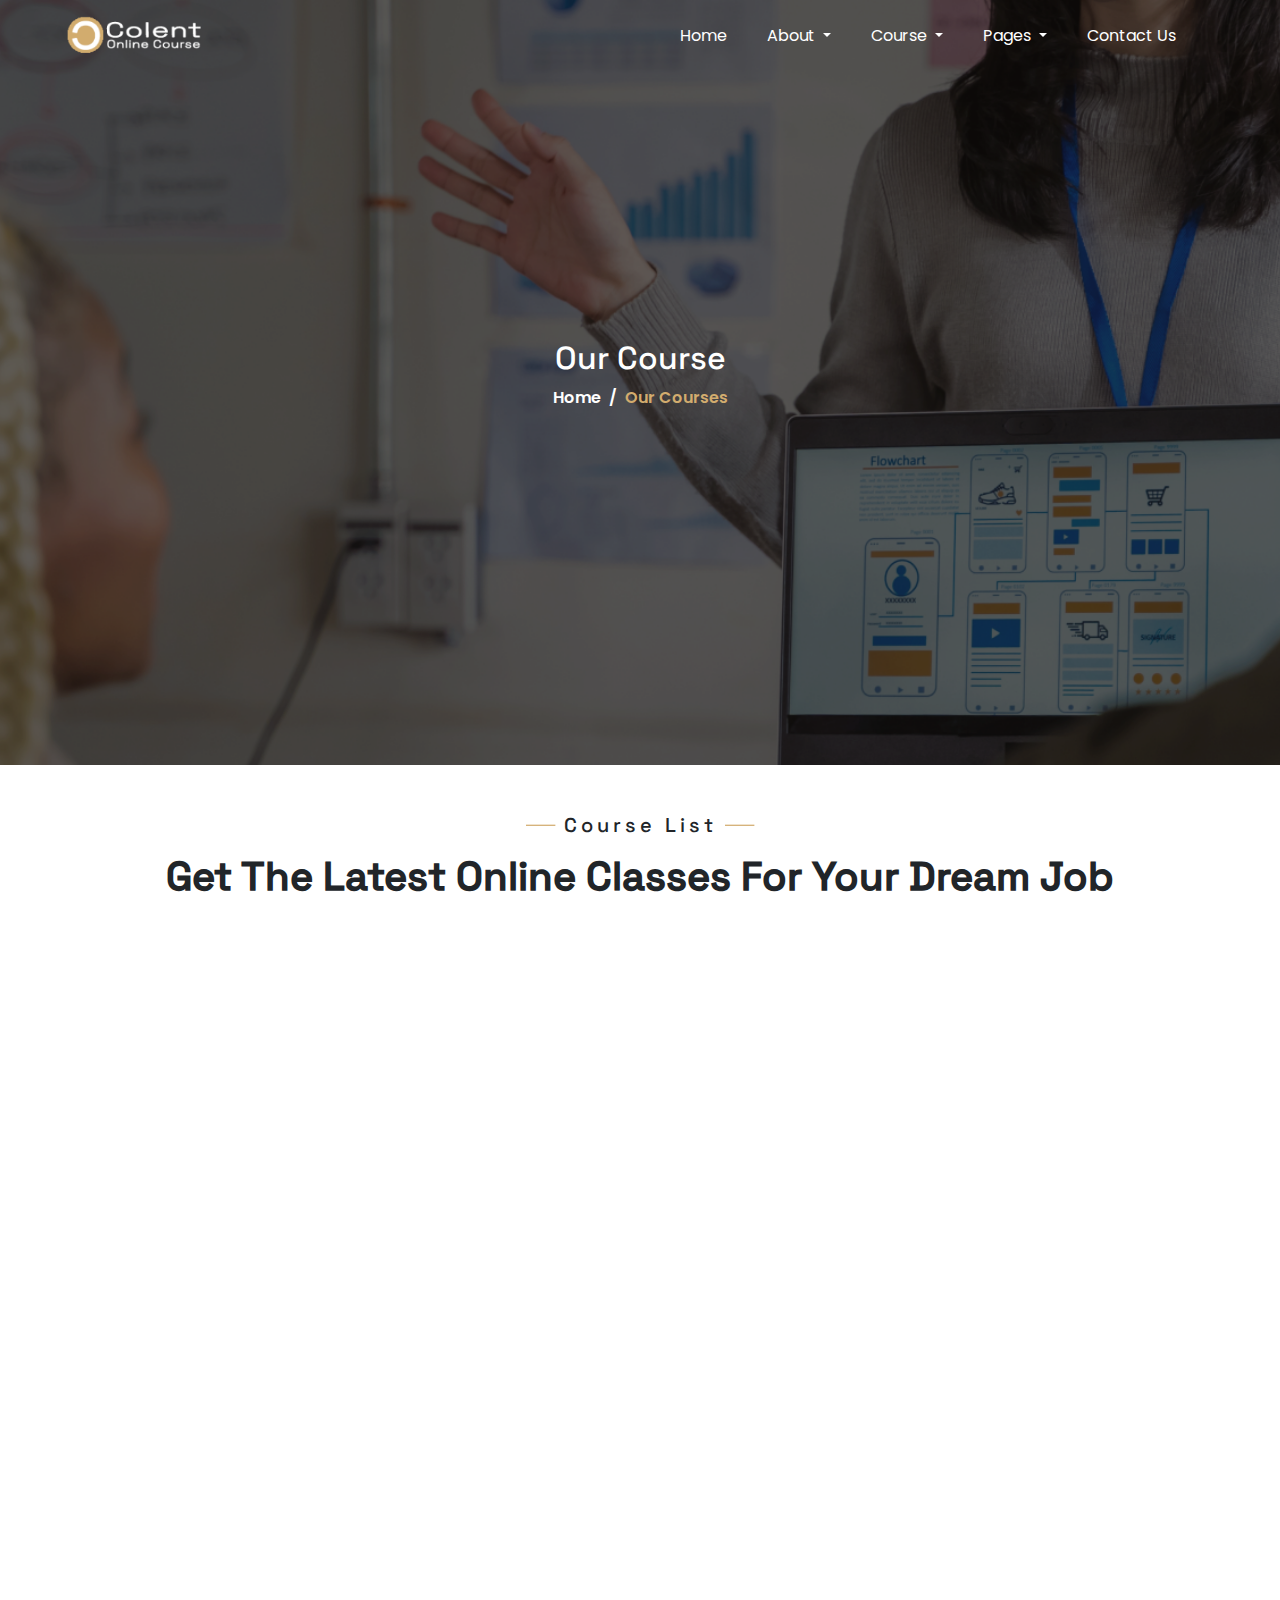
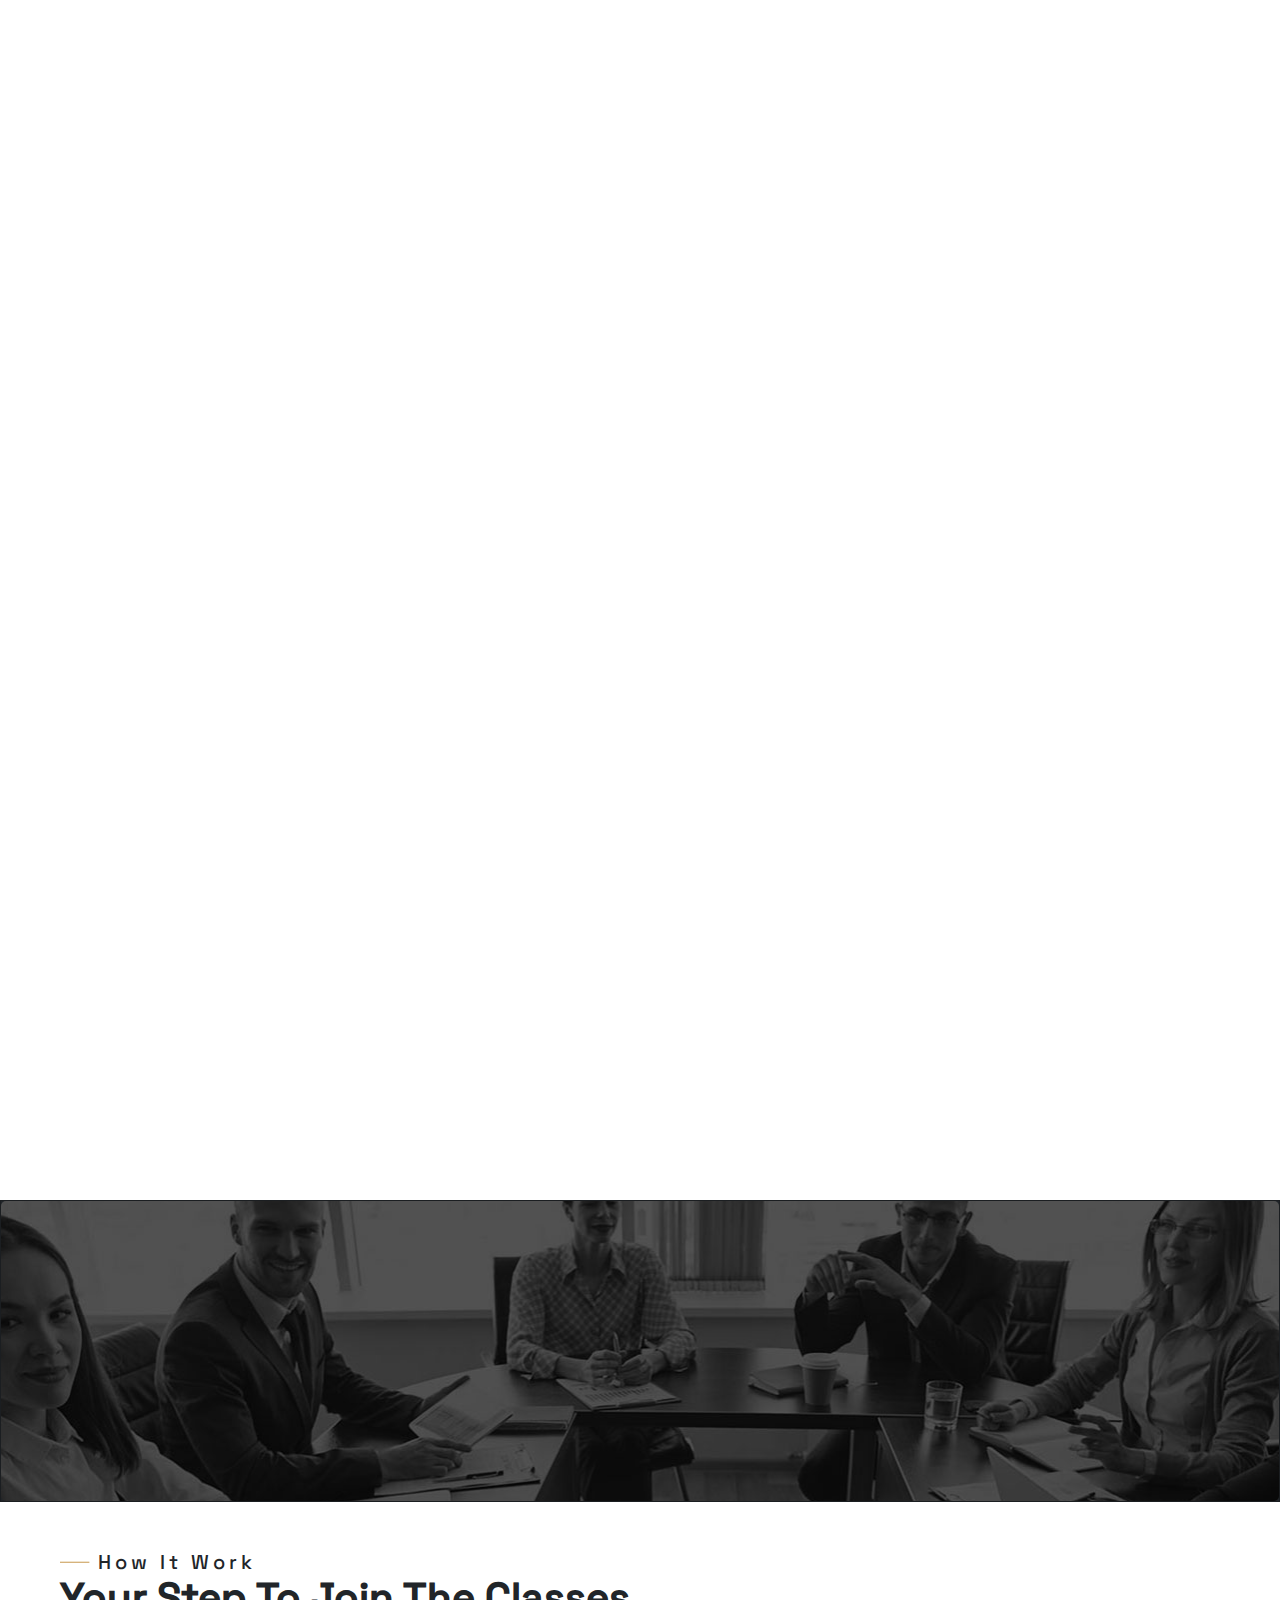
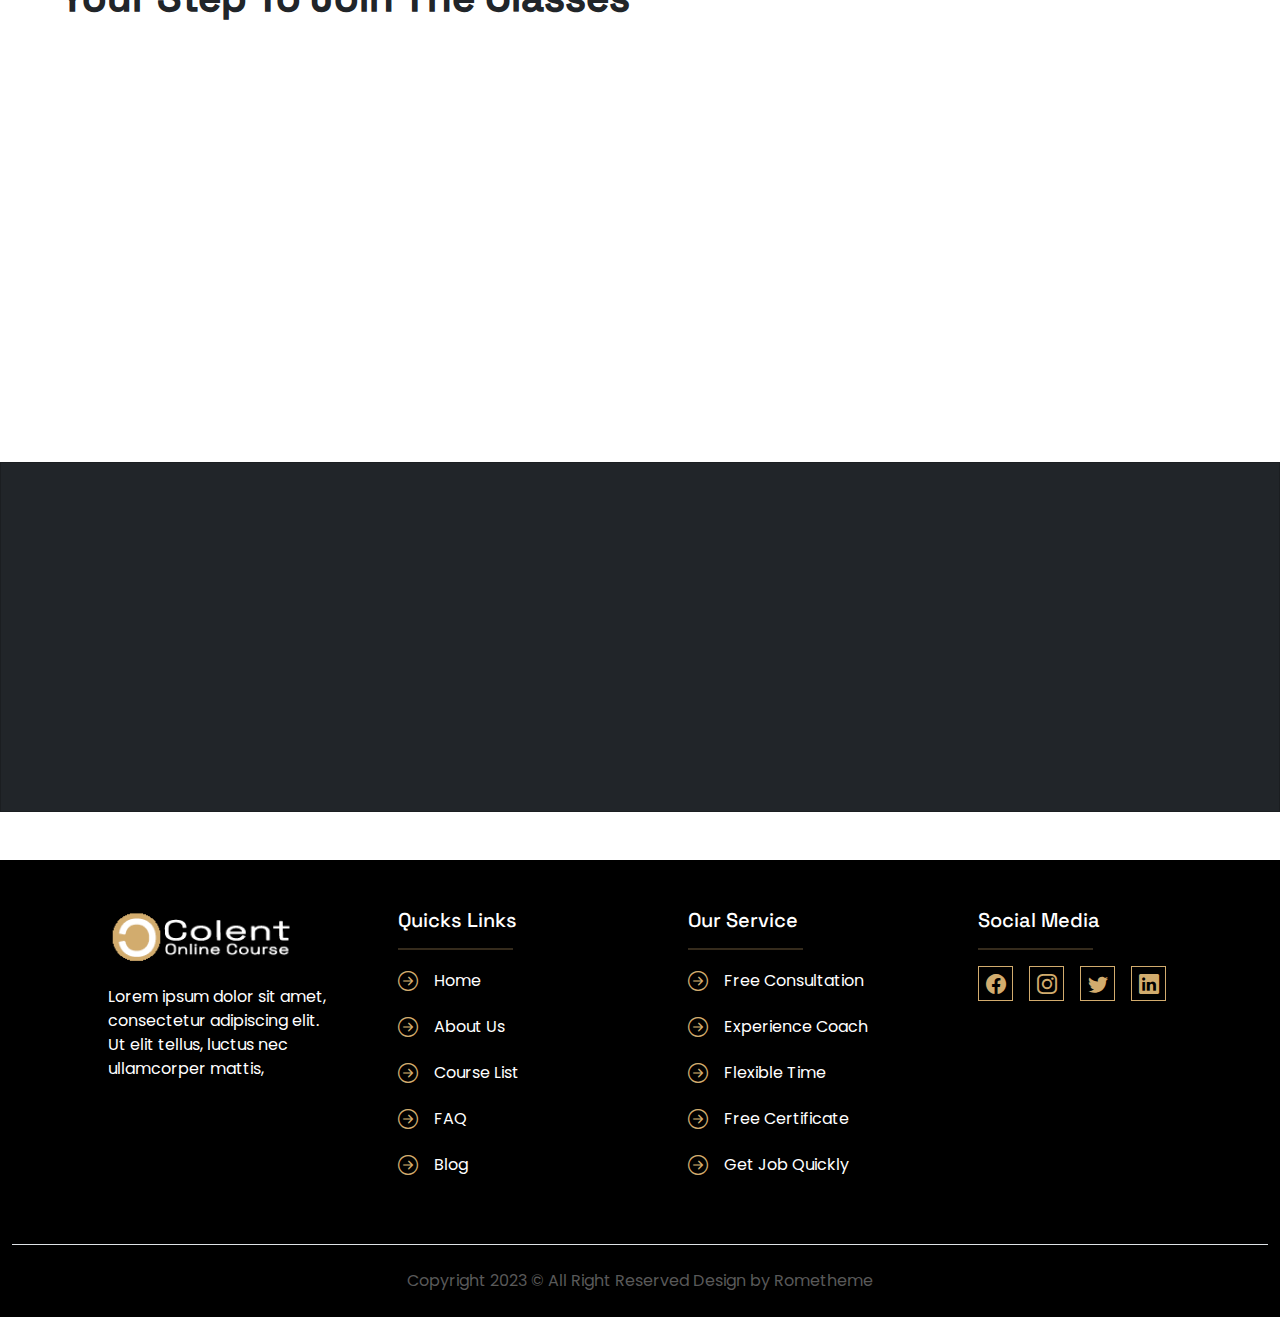
<file: ourCourse.html>
<!DOCTYPE html>
<html lang="en">
  <head>
    <meta charset="UTF-8" />
    <meta name="viewport" content="width=device-width, initial-scale=1.0" />
    <title>Colent - Our Course</title>
    <link rel="stylesheet" href="./css/index.css" />
    <!-- bootstrap -->
    <link
      rel="stylesheet"
      href="https://cdn.jsdelivr.net/npm/bootstrap@5.3.2/dist/css/bootstrap.min.css"
    />
    <!-- bootstrap icon -->
    <link
      rel="stylesheet"
      href="https://cdn.jsdelivr.net/npm/bootstrap-icons@1.11.3/font/bootstrap-icons.min.css"
    />
    <!-- aos -->
    <link href="https://unpkg.com/aos@2.3.1/dist/aos.css" rel="stylesheet" />
  </head>
  <body>
    <div id="parent">
      <!-- header -->
      <div class="container-fluid px-0 text-bg-dark">
        <img
          src="./assets/Banner_ourCourse.png"
          class="card-img rounded-0 object-fit-cover image-overlay"
          alt="..."
          style="height: 85vh"
        />
        <div class="container-xxl card-img-overlay">
          <nav
            class="navbar navbar-expand-lg pt-0 py-lg-2"
            style="z-index: 99999"
          >
            <div class="container-fluid px-0 mt-3 mt-lg-0 ps-lg-3">
              <div class="navbar-brand mx-3 mx-md-5">
                <img src="./assets/logo.png" alt="logo" />
              </div>
              <button
                class="navbar-toggler mx-3 mx-md-5 border-0 bg-transparent"
                type="button"
                data-bs-toggle="collapse"
                data-bs-target="#navbarNavDropdown"
                aria-controls="navbarNavDropdown"
                aria-expanded="false"
                aria-label="Toggle navigation"
              >
                <svg
                  xmlns="http://www.w3.org/2000/svg"
                  width="32"
                  height="32"
                  fill="currentColor"
                  class="bi bi-list text-white"
                  viewBox="0 0 16 16"
                >
                  <path
                    fill-rule="evenodd"
                    d="M2.5 12a.5.5 0 0 1 .5-.5h10a.5.5 0 0 1 0 1H3a.5.5 0 0 1-.5-.5m0-4a.5.5 0 0 1 .5-.5h10a.5.5 0 0 1 0 1H3a.5.5 0 0 1-.5-.5m0-4a.5.5 0 0 1 .5-.5h10a.5.5 0 0 1 0 1H3a.5.5 0 0 1-.5-.5"
                  />
                </svg>
              </button>
              <div
                class="collapse navbar-collapse justify-content-end mx-lg-5 px-lg-5"
                id="navbarNavDropdown"
              >
                <ul class="navbar-nav gap-2 gap-lg-4 item_header">
                  <li class="nav-item">
                    <a class="nav-link" aria-current="page" href="./index.html"
                      >Home</a
                    >
                  </li>
                  <li class="nav-item dropdown">
                    <a
                      href="#"
                      class="nav-link dropdown-toggle"
                      role="button"
                      data-bs-toggle="dropdown"
                      aria-expanded="false"
                    >
                      About
                    </a>

                    <ul class="dropdown-menu rounded-0 p-0">
                      <li>
                        <a class="dropdown-item" href="./aboutUs.html"
                          >About Us</a
                        >
                      </li>
                      <li>
                        <a class="dropdown-item" href="./services.html"
                          >Service</a
                        >
                      </li>
                      <li>
                        <a class="dropdown-item" href="./ourTeam.html"
                          >Our Team</a
                        >
                      </li>
                    </ul>
                  </li>
                  <li class="nav-item dropdown">
                    <a
                      class="nav-link dropdown-toggle"
                      href="#"
                      role="button"
                      data-bs-toggle="dropdown"
                      aria-expanded="false"
                    >
                      Course
                    </a>
                    <ul class="dropdown-menu rounded-0 p-0">
                      <li>
                        <a class="dropdown-item" href="./ourCourse.html"
                          >Our Course</a
                        >
                        <a class="dropdown-item" href="./singleCourse.html"
                          >Single Course</a
                        >
                      </li>
                    </ul>
                  </li>
                  <li class="nav-item dropdown">
                    <a
                      class="nav-link dropdown-toggle"
                      href="#"
                      role="button"
                      data-bs-toggle="dropdown"
                      aria-expanded="false"
                    >
                      Pages
                    </a>
                    <ul class="dropdown-menu rounded-0 p-0">
                      <li>
                        <a class="dropdown-item" href="./faq.html">FAQ</a>
                      </li>
                      <li>
                        <a class="dropdown-item" href="./404.html">404</a>
                      </li>
                      <li>
                        <a class="dropdown-item" href="./blog.html">Blog</a>
                      </li>
                      <li>
                        <a class="dropdown-item" href="./singleBlog.html"
                          >Single Blog</a
                        >
                      </li>
                    </ul>
                  </li>
                  <li class="nav-item">
                    <a class="nav-link" href="./contact.html">Contact Us</a>
                  </li>
                </ul>
              </div>
            </div>
          </nav>
          <div
            class="card-img-overlay d-flex flex-column justify-content-center content_header_aboutUs"
            style="height: 85vh"
          >
            <h1 class="text-white text-center">Our Course</h1>
            <nav aria-label="breadcrumb">
              <ol class="breadcrumb d-flex justify-content-center">
                <li class="breadcrumb-item">
                  <a href="./index.html" class="text-white text-decoration-none"
                    >Home</a
                  >
                </li>
                <li class="breadcrumb-item active" aria-current="page">
                  Our Courses
                </li>
              </ol>
            </nav>
          </div>
        </div>
      </div>
      <!-- end header -->

      <!-- course list -->
      <div class="container-xxl px-0 pt-5">
        <div class="text-center course_list mb-5">
          <div
            class="d-flex gap-2 align-items-center justify-content-center mb-3"
          >
            <img
              src="./assets/line_horizontal.png"
              alt=""
              style="width: 30px"
            />
            <h5 class="mb-0 fs-5 fw-medium" style="letter-spacing: 0.2em">
              Course List
            </h5>
            <img
              src="./assets/line_horizontal.png"
              alt=""
              style="width: 30px"
            />
          </div>
          <h1 class="fs-1 fw-semibold mx-auto">
            Get The Latest Online Classes For Your Dream Job
          </h1>
        </div>
        <div class="row mx-3 mx-md-5">
          <div
            class="col-md-6 col-lg-4 mb-4"
            data-aos="fade-up"
            data-aos-duration="1000"
            data-aos-anchor-placement="center-bottom"
          >
            <div class="card p-3 shadow-sm border-black">
              <div class="position-relative">
                <img
                  src="./assets/card_courseList_1.png"
                  class="card-img-top rounded-3 object-fit-cover"
                  alt="..."
                  style="height: 220px"
                />
                <div
                  class="position-absolute top-0 end-0 p-2 text-white fw-bold price_course"
                >
                  <h3 class="mb-0">150 $</h3>
                </div>
              </div>
              <div class="card-body px-0 course_list_card">
                <h5 class="card-title border-bottom border-black pb-3">
                  Flutter Class
                </h5>
                <p class="card-text">
                  Some quick example text to build on the card title and make up
                  the bulk of the card's content.
                </p>
                <div class="my-3 d-flex flex-column gap-2">
                  <div class="d-flex align-items-center gap-2">
                    <i class="bi bi-people course_list_icon"></i>
                    <p class="mb-0">9.034 Student</p>
                  </div>
                  <div class="d-flex align-items-center gap-2">
                    <i class="bi bi-camera-video course_list_icon"></i>
                    <p class="mb-0">9.034 Student</p>
                  </div>
                  <div class="d-flex align-items-center gap-2">
                    <i class="bi bi-clock course_list_icon"></i>
                    <p class="mb-0">9.034 Student</p>
                  </div>
                </div>
                <a href="#" class="btn btn-primary">GET CLASSES</a>
              </div>
            </div>
          </div>
          <div
            class="col-md-6 col-lg-4 mb-4"
            data-aos="fade-up"
            data-aos-duration="1000"
            data-aos-anchor-placement="center-bottom"
          >
            <div class="card p-3 shadow-sm border-black">
              <div class="position-relative">
                <img
                  src="./assets/card_courseList_2.png"
                  class="card-img-top rounded-3 object-fit-cover"
                  alt="..."
                  style="height: 220px"
                />
                <div
                  class="position-absolute top-0 end-0 p-2 text-white fw-bold price_course"
                >
                  <h3 class="mb-0">150 $</h3>
                </div>
              </div>
              <div class="card-body px-0 course_list_card">
                <h5 class="card-title border-bottom border-black pb-3">
                  Bussiness Owner
                </h5>
                <p class="card-text">
                  Some quick example text to build on the card title and make up
                  the bulk of the card's content.
                </p>
                <div class="my-3 d-flex flex-column gap-2">
                  <div class="d-flex align-items-center gap-2">
                    <i class="bi bi-people course_list_icon"></i>
                    <p class="mb-0">9.034 Student</p>
                  </div>
                  <div class="d-flex align-items-center gap-2">
                    <i class="bi bi-camera-video course_list_icon"></i>
                    <p class="mb-0">9.034 Student</p>
                  </div>
                  <div class="d-flex align-items-center gap-2">
                    <i class="bi bi-clock course_list_icon"></i>
                    <p class="mb-0">9.034 Student</p>
                  </div>
                </div>
                <a href="#" class="btn btn-primary">GET CLASSES</a>
              </div>
            </div>
          </div>
          <div
            class="col-md-6 col-lg-4 mb-4"
            data-aos="fade-up"
            data-aos-duration="1000"
            data-aos-anchor-placement="center-bottom"
          >
            <div class="card p-3 shadow-sm border-black">
              <div class="position-relative">
                <img
                  src="./assets/card_courseList_3.png"
                  class="card-img-top rounded-3 object-fit-cover"
                  alt="..."
                  style="height: 220px"
                />
                <div
                  class="position-absolute top-0 end-0 p-2 text-white fw-bold price_course"
                >
                  <h3 class="mb-0">150 $</h3>
                </div>
              </div>
              <div class="card-body px-0 course_list_card">
                <h5 class="card-title border-bottom border-black pb-3">
                  Virtual Assistant
                </h5>
                <p class="card-text">
                  Some quick example text to build on the card title and make up
                  the bulk of the card's content.
                </p>
                <div class="my-3 d-flex flex-column gap-2">
                  <div class="d-flex align-items-center gap-2">
                    <i class="bi bi-people course_list_icon"></i>
                    <p class="mb-0">9.034 Student</p>
                  </div>
                  <div class="d-flex align-items-center gap-2">
                    <i class="bi bi-camera-video course_list_icon"></i>
                    <p class="mb-0">9.034 Student</p>
                  </div>
                  <div class="d-flex align-items-center gap-2">
                    <i class="bi bi-clock course_list_icon"></i>
                    <p class="mb-0">9.034 Student</p>
                  </div>
                </div>
                <a href="#" class="btn btn-primary">GET CLASSES</a>
              </div>
            </div>
          </div>
          <div
            class="col-md-6 col-lg-4 mb-4"
            data-aos="fade-up"
            data-aos-duration="1000"
            data-aos-anchor-placement="center-bottom"
          >
            <div class="card p-3 shadow-sm border-black">
              <div class="position-relative">
                <img
                  src="./assets/card_courseList_4.png"
                  class="card-img-top rounded-3 object-fit-cover"
                  alt="..."
                  style="height: 220px"
                />
                <div
                  class="position-absolute top-0 end-0 p-2 text-white fw-bold price_course"
                >
                  <h3 class="mb-0">150 $</h3>
                </div>
              </div>
              <div class="card-body px-0 course_list_card">
                <h5 class="card-title border-bottom border-black pb-3">
                  Flutter Class
                </h5>
                <p class="card-text">
                  Some quick example text to build on the card title and make up
                  the bulk of the card's content.
                </p>
                <div class="my-3 d-flex flex-column gap-2">
                  <div class="d-flex align-items-center gap-2">
                    <i class="bi bi-people course_list_icon"></i>
                    <p class="mb-0">9.034 Student</p>
                  </div>
                  <div class="d-flex align-items-center gap-2">
                    <i class="bi bi-camera-video course_list_icon"></i>
                    <p class="mb-0">9.034 Student</p>
                  </div>
                  <div class="d-flex align-items-center gap-2">
                    <i class="bi bi-clock course_list_icon"></i>
                    <p class="mb-0">9.034 Student</p>
                  </div>
                </div>
                <a href="#" class="btn btn-primary">GET CLASSES</a>
              </div>
            </div>
          </div>
          <div
            class="col-md-6 col-lg-4 mb-4"
            data-aos="fade-up"
            data-aos-duration="1000"
            data-aos-anchor-placement="center-bottom"
          >
            <div class="card p-3 shadow-sm border-black">
              <div class="position-relative">
                <img
                  src="./assets/card_courseList_5.png"
                  class="card-img-top rounded-3 object-fit-cover"
                  alt="..."
                  style="height: 220px"
                />
                <div
                  class="position-absolute top-0 end-0 p-2 text-white fw-bold price_course"
                >
                  <h3 class="mb-0">150 $</h3>
                </div>
              </div>
              <div class="card-body px-0 course_list_card">
                <h5 class="card-title border-bottom border-black pb-3">
                  Bussiness Owner
                </h5>
                <p class="card-text">
                  Some quick example text to build on the card title and make up
                  the bulk of the card's content.
                </p>
                <div class="my-3 d-flex flex-column gap-2">
                  <div class="d-flex align-items-center gap-2">
                    <i class="bi bi-people course_list_icon"></i>
                    <p class="mb-0">9.034 Student</p>
                  </div>
                  <div class="d-flex align-items-center gap-2">
                    <i class="bi bi-camera-video course_list_icon"></i>
                    <p class="mb-0">9.034 Student</p>
                  </div>
                  <div class="d-flex align-items-center gap-2">
                    <i class="bi bi-clock course_list_icon"></i>
                    <p class="mb-0">9.034 Student</p>
                  </div>
                </div>
                <a href="#" class="btn btn-primary">GET CLASSES</a>
              </div>
            </div>
          </div>
          <div
            class="col-md-6 col-lg-4 mb-4"
            data-aos="fade-up"
            data-aos-duration="1000"
            data-aos-anchor-placement="center-bottom"
          >
            <div class="card p-3 shadow-sm border-black">
              <div class="position-relative">
                <img
                  src="./assets/card_courseList_6.png"
                  class="card-img-top rounded-3 object-fit-cover"
                  alt="..."
                  style="height: 220px"
                />
                <div
                  class="position-absolute top-0 end-0 p-2 text-white fw-bold price_course"
                >
                  <h3 class="mb-0">150 $</h3>
                </div>
              </div>
              <div class="card-body px-0 course_list_card">
                <h5 class="card-title border-bottom border-black pb-3">
                  Virtual Assistant
                </h5>
                <p class="card-text">
                  Some quick example text to build on the card title and make up
                  the bulk of the card's content.
                </p>
                <div class="my-3 d-flex flex-column gap-2">
                  <div class="d-flex align-items-center gap-2">
                    <i class="bi bi-people course_list_icon"></i>
                    <p class="mb-0">9.034 Student</p>
                  </div>
                  <div class="d-flex align-items-center gap-2">
                    <i class="bi bi-camera-video course_list_icon"></i>
                    <p class="mb-0">9.034 Student</p>
                  </div>
                  <div class="d-flex align-items-center gap-2">
                    <i class="bi bi-clock course_list_icon"></i>
                    <p class="mb-0">9.034 Student</p>
                  </div>
                </div>
                <a href="#" class="btn btn-primary">GET CLASSES</a>
              </div>
            </div>
          </div>
          <div
            class="col-md-6 col-lg-4 mb-4"
            data-aos="fade-up"
            data-aos-duration="1000"
            data-aos-anchor-placement="center-bottom"
          >
            <div class="card p-3 shadow-sm border-black">
              <div class="position-relative">
                <img
                  src="./assets/card_courseList_1.png"
                  class="card-img-top rounded-3 object-fit-cover"
                  alt="..."
                  style="height: 220px"
                />
                <div
                  class="position-absolute top-0 end-0 p-2 text-white fw-bold price_course"
                >
                  <h3 class="mb-0">150 $</h3>
                </div>
              </div>
              <div class="card-body px-0 course_list_card">
                <h5 class="card-title border-bottom border-black pb-3">
                  Flutter Class
                </h5>
                <p class="card-text">
                  Some quick example text to build on the card title and make up
                  the bulk of the card's content.
                </p>
                <div class="my-3 d-flex flex-column gap-2">
                  <div class="d-flex align-items-center gap-2">
                    <i class="bi bi-people course_list_icon"></i>
                    <p class="mb-0">9.034 Student</p>
                  </div>
                  <div class="d-flex align-items-center gap-2">
                    <i class="bi bi-camera-video course_list_icon"></i>
                    <p class="mb-0">9.034 Student</p>
                  </div>
                  <div class="d-flex align-items-center gap-2">
                    <i class="bi bi-clock course_list_icon"></i>
                    <p class="mb-0">9.034 Student</p>
                  </div>
                </div>
                <a href="#" class="btn btn-primary">GET CLASSES</a>
              </div>
            </div>
          </div>
          <div
            class="col-md-6 col-lg-4 mb-4"
            data-aos="fade-up"
            data-aos-duration="1000"
            data-aos-anchor-placement="center-bottom"
          >
            <div class="card p-3 shadow-sm border-black">
              <div class="position-relative">
                <img
                  src="./assets/card_courseList_1.png"
                  class="card-img-top rounded-3 object-fit-cover"
                  alt="..."
                  style="height: 220px"
                />
                <div
                  class="position-absolute top-0 end-0 p-2 text-white fw-bold price_course"
                >
                  <h3 class="mb-0">150 $</h3>
                </div>
              </div>
              <div class="card-body px-0 course_list_card">
                <h5 class="card-title border-bottom border-black pb-3">
                  Flutter Class
                </h5>
                <p class="card-text">
                  Some quick example text to build on the card title and make up
                  the bulk of the card's content.
                </p>
                <div class="my-3 d-flex flex-column gap-2">
                  <div class="d-flex align-items-center gap-2">
                    <i class="bi bi-people course_list_icon"></i>
                    <p class="mb-0">9.034 Student</p>
                  </div>
                  <div class="d-flex align-items-center gap-2">
                    <i class="bi bi-camera-video course_list_icon"></i>
                    <p class="mb-0">9.034 Student</p>
                  </div>
                  <div class="d-flex align-items-center gap-2">
                    <i class="bi bi-clock course_list_icon"></i>
                    <p class="mb-0">9.034 Student</p>
                  </div>
                </div>
                <a href="#" class="btn btn-primary">GET CLASSES</a>
              </div>
            </div>
          </div>
          <div
            class="col-md-6 col-lg-4 mb-4"
            data-aos="fade-up"
            data-aos-duration="1000"
            data-aos-anchor-placement="center-bottom"
          >
            <div class="card p-3 shadow-sm border-black">
              <div class="position-relative">
                <img
                  src="./assets/card_courseList_1.png"
                  class="card-img-top rounded-3 object-fit-cover"
                  alt="..."
                  style="height: 220px"
                />
                <div
                  class="position-absolute top-0 end-0 p-2 text-white fw-bold price_course"
                >
                  <h3 class="mb-0">150 $</h3>
                </div>
              </div>
              <div class="card-body px-0 course_list_card">
                <h5 class="card-title border-bottom border-black pb-3">
                  Flutter Class
                </h5>
                <p class="card-text">
                  Some quick example text to build on the card title and make up
                  the bulk of the card's content.
                </p>
                <div class="my-3 d-flex flex-column gap-2">
                  <div class="d-flex align-items-center gap-2">
                    <i class="bi bi-people course_list_icon"></i>
                    <p class="mb-0">9.034 Student</p>
                  </div>
                  <div class="d-flex align-items-center gap-2">
                    <i class="bi bi-camera-video course_list_icon"></i>
                    <p class="mb-0">9.034 Student</p>
                  </div>
                  <div class="d-flex align-items-center gap-2">
                    <i class="bi bi-clock course_list_icon"></i>
                    <p class="mb-0">9.034 Student</p>
                  </div>
                </div>
                <a href="#" class="btn btn-primary">GET CLASSES</a>
              </div>
            </div>
          </div>
        </div>
      </div>
      <!-- end course list -->

      <!-- brand -->
      <div class="card text-bg-dark rounded-0 brand my-5">
        <img src="./assets/Banner_brand.png" class="card-img" alt="..." />
        <div
          class="container-xxl card-img-overlay d-flex flex-column justify-content-around flex-md-row"
        >
          <div
            class="w-100 overflow-hidden d-flex align-items-center"
            data-aos="zoom-in"
            data-aos-duration="1000"
          >
            <img
              src="./assets/brand_1.png"
              alt=""
              class="d-block w-50 h-auto mx-auto"
            />
          </div>
          <div
            class="w-100 overflow-hidden d-flex align-items-center"
            data-aos="zoom-in"
            data-aos-duration="1000"
          >
            <img
              src="./assets/brand_2.png"
              alt=""
              class="d-block w-50 h-auto mx-auto"
            />
          </div>
          <div
            class="w-100 overflow-hidden d-flex align-items-center"
            data-aos="zoom-in"
            data-aos-duration="1000"
          >
            <img
              src="./assets/brand_3.png"
              alt=""
              class="d-block w-50 h-auto mx-auto"
            />
          </div>
          <div
            class="w-100 overflow-hidden d-flex align-items-center"
            data-aos="zoom-in"
            data-aos-duration="1000"
          >
            <img
              src="./assets/brand_4.png"
              alt=""
              class="d-block w-50 h-auto mx-auto"
            />
          </div>
          <div
            class="w-100 overflow-hidden d-flex align-items-center"
            data-aos="zoom-in"
            data-aos-duration="1000"
          >
            <img
              src="./assets/brand_5.png"
              alt=""
              class="d-block w-50 h-auto mx-auto"
            />
          </div>
        </div>
      </div>
      <!-- end brand -->

      <!-- step -->
      <div class="container-xxl">
        <div class="mx-3 mx-md-5 step">
          <div class="d-flex gap-2 align-items-center">
            <img
              src="./assets/line_horizontal.png"
              alt=""
              style="width: 30px"
            />
            <h5 class="mb-0 fs-5 fw-medium" style="letter-spacing: 0.2em">
              How It Work
            </h5>
          </div>
          <h1 class="fs-1 fw-semibold">Your Step To Join The Classes</h1>
          <div class="row mx-3 mx-md-5 my-5">
            <div
              class="px-0 col-md-6 col-lg-3"
              data-aos="fade-left"
              data-aos-duration="2000"
              data-aos-anchor-placement="top-bottom"
            >
              <p class="text-center fw-semibold" style="color: #0b0500">
                Step 1
              </p>
              <div class="position-relative mb-4">
                <div class="w-100 mb-4 line_Step"></div>
                <div class="rounded-5 position-absolute line_sequere"></div>
                <div class="card p-3 mx-3 shadow-sm border-black">
                  <div class="overflow-hidden mx-auto img_card_step">
                    <img
                      src="./assets/step1.png"
                      class="card-img-top w-100 h-100 object-fit-cover"
                      alt="..."
                    />
                  </div>
                  <div class="card-body mt-3 p-0 text-center step_list_card">
                    <h5 class="card-title step_card">Choose the Class</h5>
                    <p class="card-text">
                      Suspendisse nec magna ac magna sagittis tristique.
                    </p>
                  </div>
                </div>
              </div>
            </div>
            <div
              class="px-0 col-md-6 col-lg-3"
              data-aos="fade-left"
              data-aos-duration="2000"
              data-aos-anchor-placement="top-bottom"
            >
              <p class="text-center fw-semibold">Step 2</p>
              <div class="position-relative mb-4">
                <div class="w-100 mb-4 line_Step"></div>
                <div class="rounded-5 position-absolute line_sequere"></div>
                <div class="card p-3 mx-3 shadow-sm border-black">
                  <div class="overflow-hidden mx-auto img_card_step">
                    <img
                      src="./assets/step2.png"
                      class="card-img-top w-100 h-100 object-fit-cover"
                      alt="..."
                    />
                  </div>
                  <div class="card-body mt-3 p-0 text-center step_list_card">
                    <h5 class="card-title step_card">Cunsultation</h5>
                    <p class="card-text">
                      Suspendisse nec magna ac magna sagittis tristique.
                    </p>
                  </div>
                </div>
              </div>
            </div>
            <div
              class="px-0 col-md-6 col-lg-3"
              data-aos="fade-left"
              data-aos-duration="2000"
              data-aos-anchor-placement="top-bottom"
            >
              <p class="text-center fw-semibold">Step 3</p>
              <div class="position-relative mb-4">
                <div class="w-100 mb-4 line_Step"></div>
                <div class="rounded-5 position-absolute line_sequere"></div>
                <div class="card p-3 mx-3 shadow-sm border-black">
                  <div class="overflow-hidden mx-auto img_card_step">
                    <img
                      src="./assets/step3.png"
                      class="card-img-top w-100 h-100 object-fit-cover"
                      alt="..."
                    />
                  </div>
                  <div class="card-body mt-3 p-0 text-center step_list_card">
                    <h5 class="card-title step_card">Buy a Class</h5>
                    <p class="card-text">
                      Suspendisse nec magna ac magna sagittis tristique.
                    </p>
                  </div>
                </div>
              </div>
            </div>
            <div
              class="px-0 col-md-6 col-lg-3"
              data-aos="fade-left"
              data-aos-duration="2000"
              data-aos-anchor-placement="top-bottom"
            >
              <p class="text-center fw-semibold">Step 4</p>
              <div class="position-relative mb-4">
                <div class="w-100 mb-4 line_Step"></div>
                <div class="rounded-5 position-absolute line_sequere"></div>
                <div class="card p-3 mx-3 shadow-sm border-black">
                  <div class="overflow-hidden mx-auto img_card_step">
                    <img
                      src="./assets/step4.png"
                      class="card-img-top w-100 h-100 object-fit-cover"
                      alt="..."
                    />
                  </div>
                  <div class="card-body mt-3 p-0 text-center step_list_card">
                    <h5 class="card-title step_card">Join to Grup</h5>
                    <p class="card-text">
                      Suspendisse nec magna ac magna sagittis tristique.
                    </p>
                  </div>
                </div>
              </div>
            </div>
          </div>
        </div>
      </div>
      <!-- end step -->

      <div
        class="container-fluid card text-bg-dark my-5 rounded-0 d-flex justify-content-center free_consultan"
      >
        <div
          class="container mx-auto row align-items-center gap-lg-5 text-center text-lg-start free_consultan_desc"
        >
          <div
            class="col-lg-9"
            data-aos="fade-left"
            data-aos-duration="1000"
            data-aos-anchor-placement="bottom-bottom"
          >
            <h1>
              Learn How We Can Help You Get Remote Work And Get Your First
              Client
            </h1>
            <p>
              Maecenas dictum fringilla nisi ac malesuada. Donec ac quam non
              diam elementum ultricies.
            </p>
          </div>
          <button
            class="btn mx-auto col-lg-3 w-auto text-white"
            data-aos="fade-left"
            data-aos-duration="1000"
            data-aos-anchor-placement="bottom-bottom"
          >
            FREE CONSULTANT
          </button>
        </div>
      </div>

      <!-- footer -->
      <div class="container-fluid bg-black">
        <div
          class="container-xxl mx-auto row row-gap-4 py-5 px-2 p-lg-5 text-white"
        >
          <div class="col-md-6 col-lg-3 ps-md-5 item_footer">
            <img src="./assets/logo.png" alt="" />
            <p class="mt-3">
              Lorem ipsum dolor sit amet, consectetur adipiscing elit. Ut elit
              tellus, luctus nec ullamcorper mattis,
            </p>
          </div>
          <div class="col-md-6 col-lg-3 ps-4 ps-md-5 item_footer">
            <h5 class="">Quicks Links</h5>
            <hr class="w-50" />
            <div class="d-flex align-items-center gap-3 my-3 content_footer">
              <i class="bi bi-arrow-right-circle fs-5"></i>
              <p class="mb-0">Home</p>
            </div>
            <div class="d-flex align-items-center gap-3 mb-3 content_footer">
              <i class="bi bi-arrow-right-circle fs-5"></i>
              <p class="mb-0">About Us</p>
            </div>
            <div class="d-flex align-items-center gap-3 mb-3 content_footer">
              <i class="bi bi-arrow-right-circle fs-5"></i>
              <p class="mb-0">Course List</p>
            </div>
            <div class="d-flex align-items-center gap-3 mb-3 content_footer">
              <i class="bi bi-arrow-right-circle fs-5"></i>
              <p class="mb-0">FAQ</p>
            </div>
            <div class="d-flex align-items-center gap-3 mb-3 content_footer">
              <i class="bi bi-arrow-right-circle fs-5"></i>
              <p class="mb-0">Blog</p>
            </div>
          </div>
          <div class="col-md-6 col-lg-3 ps-4 ps-md-5 item_footer">
            <h5 class="">Our Service</h5>
            <hr class="w-50" />
            <div class="d-flex align-items-center gap-3 my-3 content_footer">
              <i class="bi bi-arrow-right-circle fs-5"></i>
              <p class="mb-0">Free Consultation</p>
            </div>
            <div class="d-flex align-items-center gap-3 mb-3 content_footer">
              <i class="bi bi-arrow-right-circle fs-5"></i>
              <p class="mb-0">Experience Coach</p>
            </div>
            <div class="d-flex align-items-center gap-3 mb-3 content_footer">
              <i class="bi bi-arrow-right-circle fs-5"></i>
              <p class="mb-0">Flexible Time</p>
            </div>
            <div class="d-flex align-items-center gap-3 mb-3 content_footer">
              <i class="bi bi-arrow-right-circle fs-5"></i>
              <p class="mb-0">Free Certificate</p>
            </div>
            <div class="d-flex align-items-center gap-3 mb-3 content_footer">
              <i class="bi bi-arrow-right-circle fs-5"></i>
              <p class="mb-0">Get Job Quickly</p>
            </div>
          </div>
          <div class="col-md-6 col-lg-3 ps-4 ps-md-5 item_footer">
            <h5 class="">Social Media</h5>
            <hr class="w-50" />
            <div class="d-flex gap-3 mt-3">
              <i class="bi bi-facebook fs-5 sosmed_icon_footer"></i>
              <i class="bi bi-instagram fs-5 sosmed_icon_footer"></i>
              <i class="bi bi-twitter fs-5 sosmed_icon_footer"></i>
              <i class="bi bi-linkedin fs-5 sosmed_icon_footer"></i>
            </div>
          </div>
        </div>
        <p class="mb-0 text-center py-4 border-top" style="color: #595959">
          Copyright 2023 © All Right Reserved Design by Rometheme
        </p>
      </div>
      <!-- end footer -->
    </div>
    <!-- bootstrap -->
    <script src="https://cdn.jsdelivr.net/npm/bootstrap@5.3.2/dist/js/bootstrap.bundle.min.js"></script>

    <!-- aos -->
    <script src="https://unpkg.com/aos@2.3.1/dist/aos.js"></script>
    <script>
      AOS.init();
    </script>
  </body>
</html>
</file>
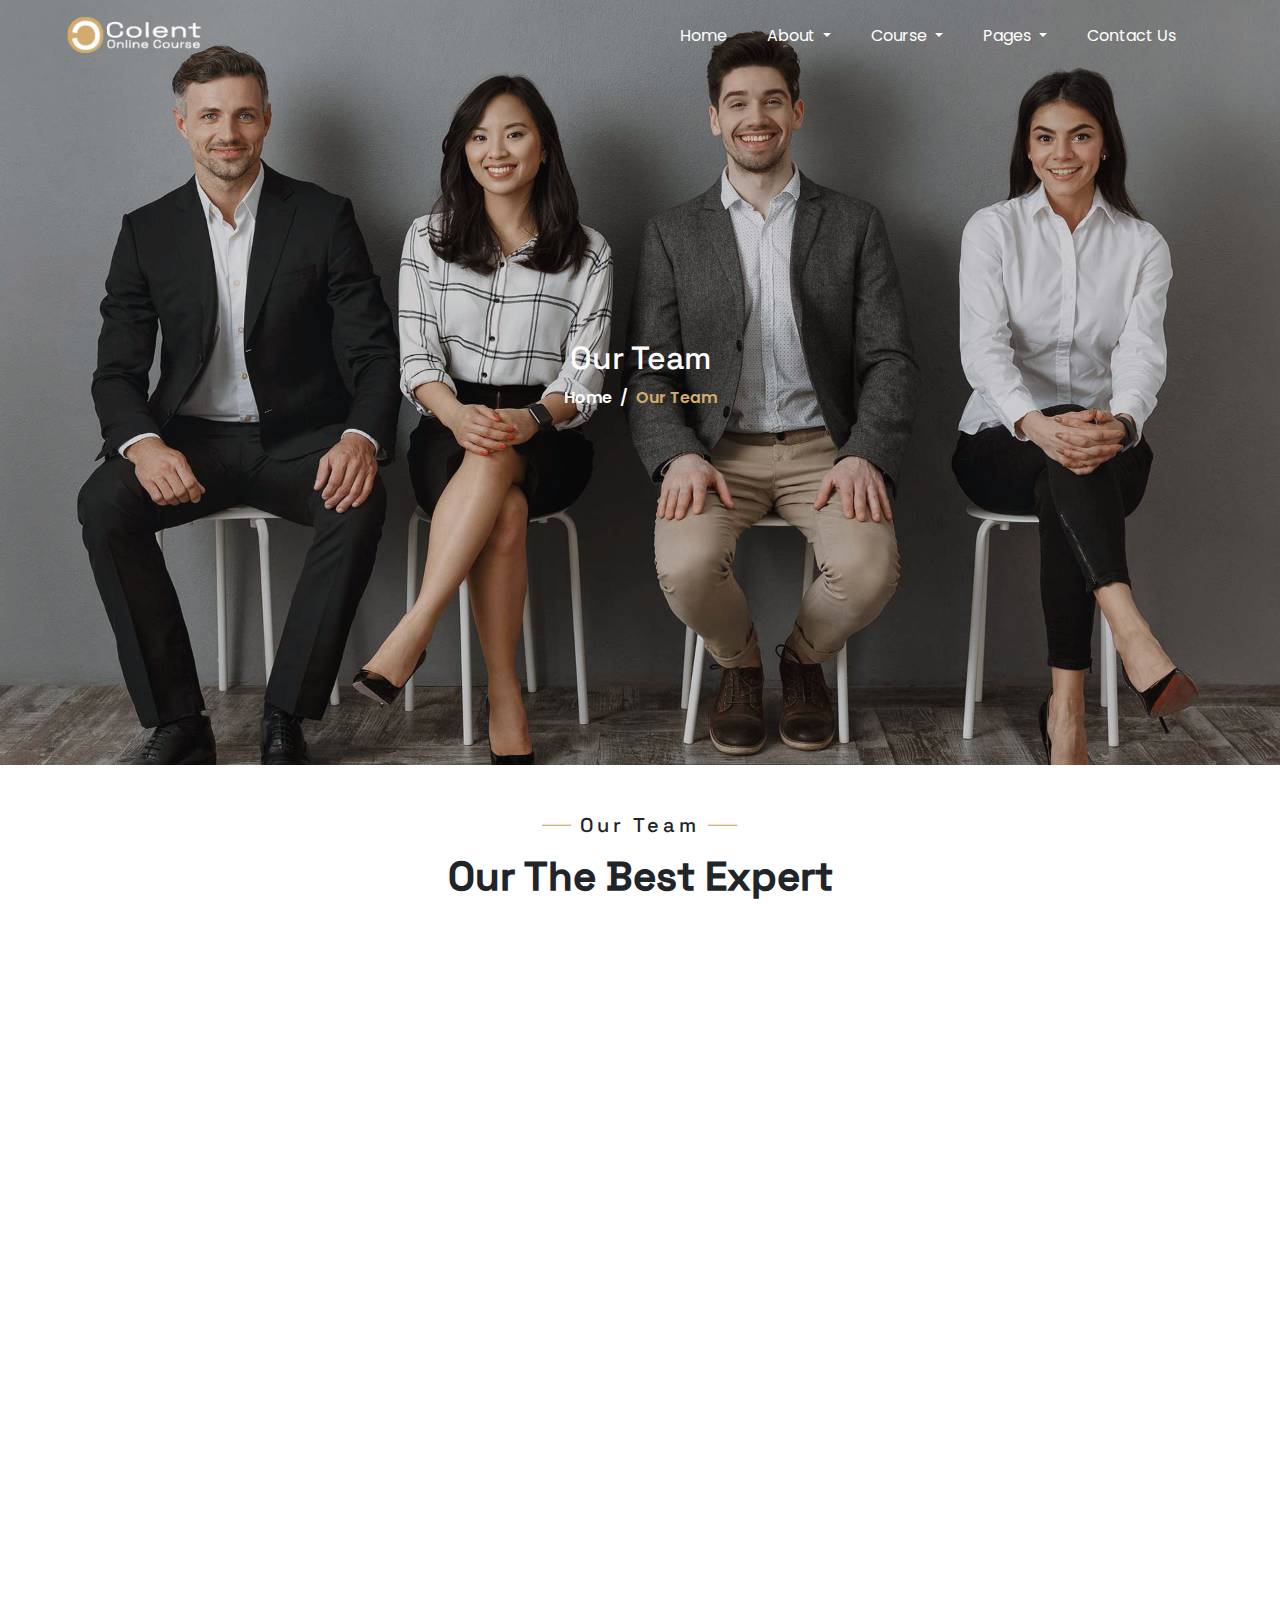
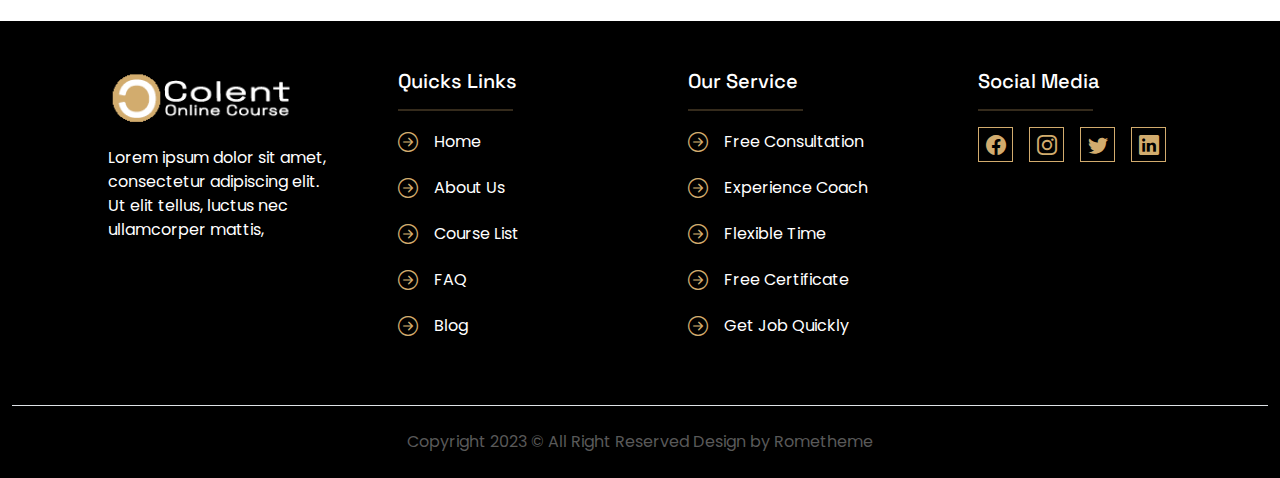
<file: ourTeam.html>
<!DOCTYPE html>
<html lang="en">
  <head>
    <meta charset="UTF-8" />
    <meta name="viewport" content="width=device-width, initial-scale=1.0" />
    <title>Colent - Our Team</title>
    <link rel="stylesheet" href="./css/index.css" />
    <!-- bootstrap -->
    <link
      rel="stylesheet"
      href="https://cdn.jsdelivr.net/npm/bootstrap@5.3.2/dist/css/bootstrap.min.css"
    />
    <!-- bootstrap icon -->
    <link
      rel="stylesheet"
      href="https://cdn.jsdelivr.net/npm/bootstrap-icons@1.11.3/font/bootstrap-icons.min.css"
    />
    <!-- aos -->
    <link href="https://unpkg.com/aos@2.3.1/dist/aos.css" rel="stylesheet" />
  </head>
  <body>
    <div id="parent">
      <!-- header -->
      <div class="container-fluid px-0 text-bg-dark">
        <img
          src="./assets/Banner_ourTeam.jpg"
          class="card-img rounded-0 object-fit-cover image-overlay"
          alt="..."
          style="height: 85vh"
        />
        <div class="container-xxl card-img-overlay">
          <nav
            class="navbar navbar-expand-lg pt-0 py-lg-2"
            style="z-index: 99999"
          >
            <div class="container-fluid px-0 mt-3 mt-lg-0 ps-lg-3">
              <div class="navbar-brand mx-3 mx-md-5">
                <img src="./assets/logo.png" alt="logo" />
              </div>
              <button
                class="navbar-toggler mx-3 mx-md-5 border-0 bg-transparent"
                type="button"
                data-bs-toggle="collapse"
                data-bs-target="#navbarNavDropdown"
                aria-controls="navbarNavDropdown"
                aria-expanded="false"
                aria-label="Toggle navigation"
              >
                <svg
                  xmlns="http://www.w3.org/2000/svg"
                  width="32"
                  height="32"
                  fill="currentColor"
                  class="bi bi-list text-white"
                  viewBox="0 0 16 16"
                >
                  <path
                    fill-rule="evenodd"
                    d="M2.5 12a.5.5 0 0 1 .5-.5h10a.5.5 0 0 1 0 1H3a.5.5 0 0 1-.5-.5m0-4a.5.5 0 0 1 .5-.5h10a.5.5 0 0 1 0 1H3a.5.5 0 0 1-.5-.5m0-4a.5.5 0 0 1 .5-.5h10a.5.5 0 0 1 0 1H3a.5.5 0 0 1-.5-.5"
                  />
                </svg>
              </button>
              <div
                class="collapse navbar-collapse justify-content-end mx-lg-5 px-lg-5"
                id="navbarNavDropdown"
              >
                <ul class="navbar-nav gap-2 gap-lg-4 item_header">
                  <li class="nav-item">
                    <a class="nav-link" aria-current="page" href="./index.html"
                      >Home</a
                    >
                  </li>
                  <li class="nav-item dropdown">
                    <a
                      href="#"
                      class="nav-link dropdown-toggle"
                      role="button"
                      data-bs-toggle="dropdown"
                      aria-expanded="false"
                    >
                      About
                    </a>

                    <ul class="dropdown-menu rounded-0 p-0">
                      <li>
                        <a class="dropdown-item" href="./aboutUs.html"
                          >About Us</a
                        >
                      </li>
                      <li>
                        <a class="dropdown-item" href="./services.html"
                          >Service</a
                        >
                      </li>
                      <li>
                        <a class="dropdown-item" href="./ourTeam.html"
                          >Our Team</a
                        >
                      </li>
                    </ul>
                  </li>
                  <li class="nav-item dropdown">
                    <a
                      class="nav-link dropdown-toggle"
                      href="#"
                      role="button"
                      data-bs-toggle="dropdown"
                      aria-expanded="false"
                    >
                      Course
                    </a>
                    <ul class="dropdown-menu rounded-0 p-0">
                      <li>
                        <a class="dropdown-item" href="./singleCourse.html"
                          >Single Course</a
                        >
                      </li>
                    </ul>
                  </li>
                  <li class="nav-item dropdown">
                    <a
                      class="nav-link dropdown-toggle"
                      href="#"
                      role="button"
                      data-bs-toggle="dropdown"
                      aria-expanded="false"
                    >
                      Pages
                    </a>
                    <ul class="dropdown-menu rounded-0 p-0">
                      <li>
                        <a class="dropdown-item" href="./faq.html">FAQ</a>
                      </li>
                      <li>
                        <a class="dropdown-item" href="./404.html">404</a>
                      </li>
                      <li>
                        <a class="dropdown-item" href="./blog.html">Blog</a>
                      </li>
                      <li>
                        <a class="dropdown-item" href="./singleBlog.html"
                          >Single Blog</a
                        >
                      </li>
                    </ul>
                  </li>
                  <li class="nav-item">
                    <a class="nav-link" href="./contact.html">Contact Us</a>
                  </li>
                </ul>
              </div>
            </div>
          </nav>
          <div
            class="card-img-overlay d-flex flex-column justify-content-center content_header_aboutUs"
            style="height: 85vh"
          >
            <h1 class="text-white text-center">Our Team</h1>
            <nav aria-label="breadcrumb">
              <ol class="breadcrumb d-flex justify-content-center">
                <li class="breadcrumb-item">
                  <a href="./index.html" class="text-white text-decoration-none"
                    >Home</a
                  >
                </li>
                <li class="breadcrumb-item active" aria-current="page">
                  Our Team
                </li>
              </ol>
            </nav>
          </div>
        </div>
      </div>
      <!-- end header -->

      <!-- our team -->
      <div class="container-xxl px-0 pt-5 pb-5">
        <div class="text-center mb-5">
          <div
            class="d-flex gap-2 align-items-center justify-content-center mb-3"
          >
            <img
              src="./assets/line_horizontal.png"
              alt=""
              style="width: 30px"
            />
            <h5 class="mb-0 fs-5 fw-medium" style="letter-spacing: 0.2em">
              Our Team
            </h5>
            <img
              src="./assets/line_horizontal.png"
              alt=""
              style="width: 30px"
            />
          </div>
          <h1 class="fs-1 fw-semibold mx-auto">Our The Best Expert</h1>
        </div>
        <div class="row row-gap-md-4 mx-3 mx-md-5">
          <div
            class="col-md-6 col-lg-3 mt-5 mt-md-0"
            data-aos="fade-up"
            data-aos-duration="1000"
            data-aos-anchor-placement="center-bottom"
          >
            <div
              class="card shadow-sm border-0 position-relative overflow-hidden our_team_card"
            >
              <img src="./assets/our_team1.png" alt="" class="" />
              <div
                class="d-flex flex-column justify-content-end align-items-center"
              ></div>
              <div
                class="text-center position-absolute d-flex flex-column justify-content-center desc_user_our_team"
              >
                <h5 class="fs-5 mb-0 text-white">Dyana Sasmita</h5>
                <p class="mb-0">Head Marketing</p>
                <section class="d-flex justify-content-center gap-2 mt-2">
                  <i class="bi bi-facebook our_team_sosmed"></i>
                  <i class="bi bi-instagram our_team_sosmed"></i>
                  <i class="bi bi-twitter our_team_sosmed"></i>
                </section>
              </div>
            </div>
          </div>
          <div
            class="col-md-6 col-lg-3 mt-5 mt-md-0"
            data-aos="fade-down"
            data-aos-duration="1000"
            data-aos-anchor-placement="center-bottom"
          >
            <div
              class="card shadow-sm border-0 position-relative overflow-hidden our_team_card"
            >
              <img src="./assets/our_team6.jpg" alt="" class="" />
              <div
                class="d-flex flex-column justify-content-end align-items-center"
              ></div>
              <div
                class="text-center position-absolute d-flex flex-column justify-content-center desc_user_our_team"
              >
                <h5 class="fs-5 mb-0 text-white">Andreas Kwut</h5>
                <p class="mb-0">Developer</p>
                <section class="d-flex justify-content-center gap-2 mt-2">
                  <i class="bi bi-facebook our_team_sosmed"></i>
                  <i class="bi bi-instagram our_team_sosmed"></i>
                  <i class="bi bi-twitter our_team_sosmed"></i>
                </section>
              </div>
            </div>
          </div>
          <div
            class="col-md-6 col-lg-3 mt-5 mt-md-0"
            data-aos="fade-up"
            data-aos-duration="1000"
            data-aos-anchor-placement="center-bottom"
          >
            <div
              class="card shadow-sm border-0 position-relative overflow-hidden our_team_card"
            >
              <img src="./assets/our_team4.jpg" alt="" class="" />
              <div
                class="d-flex flex-column justify-content-end align-items-center"
              ></div>
              <div
                class="text-center position-absolute d-flex flex-column justify-content-center desc_user_our_team"
              >
                <h5 class="fs-5 mb-0 text-white">Tiara Chen</h5>
                <p class="mb-0">Head Marketing</p>
                <section class="d-flex justify-content-center gap-2 mt-2">
                  <i class="bi bi-facebook our_team_sosmed"></i>
                  <i class="bi bi-instagram our_team_sosmed"></i>
                  <i class="bi bi-twitter our_team_sosmed"></i>
                </section>
              </div>
            </div>
          </div>
          <div
            class="col-md-6 col-lg-3 mt-5 mt-md-0"
            data-aos="fade-down"
            data-aos-duration="1000"
            data-aos-anchor-placement="center-bottom"
          >
            <div
              class="card shadow-sm border-0 position-relative overflow-hidden our_team_card"
            >
              <img src="./assets/our_team7.jpg" alt="" class="" />
              <div
                class="d-flex flex-column justify-content-end align-items-center"
              ></div>
              <div
                class="text-center position-absolute d-flex flex-column justify-content-center desc_user_our_team"
              >
                <h5 class="fs-5 mb-0 text-white">Steven Sui</h5>
                <p class="mb-0">Head Marketing</p>
                <section class="d-flex justify-content-center gap-2 mt-2">
                  <i class="bi bi-facebook our_team_sosmed"></i>
                  <i class="bi bi-instagram our_team_sosmed"></i>
                  <i class="bi bi-twitter our_team_sosmed"></i>
                </section>
              </div>
            </div>
          </div>
          <div
            class="col-md-6 col-lg-3 mt-5 mt-md-0"
            data-aos="fade-up"
            data-aos-duration="1000"
            data-aos-anchor-placement="center-bottom"
          >
            <div
              class="card shadow-sm border-0 position-relative overflow-hidden our_team_card"
            >
              <img src="./assets/our_team8.jpg" alt="" class="" />
              <div
                class="d-flex flex-column justify-content-end align-items-center"
              ></div>
              <div
                class="text-center position-absolute d-flex flex-column justify-content-center desc_user_our_team"
              >
                <h5 class="fs-5 mb-0 text-white">Jhony Lee</h5>
                <p class="mb-0">Head Marketing</p>
                <section class="d-flex justify-content-center gap-2 mt-2">
                  <i class="bi bi-facebook our_team_sosmed"></i>
                  <i class="bi bi-instagram our_team_sosmed"></i>
                  <i class="bi bi-twitter our_team_sosmed"></i>
                </section>
              </div>
            </div>
          </div>
          <div
            class="col-md-6 col-lg-3 mt-5 mt-md-0"
            data-aos="fade-down"
            data-aos-duration="1000"
            data-aos-anchor-placement="center-bottom"
          >
            <div
              class="card shadow-sm border-0 position-relative overflow-hidden our_team_card"
            >
              <img src="./assets/our_team9.jpg" alt="" class="" />
              <div
                class="d-flex flex-column justify-content-end align-items-center"
              ></div>
              <div
                class="text-center position-absolute d-flex flex-column justify-content-center desc_user_our_team"
              >
                <h5 class="fs-5 mb-0 text-white">Vira Meldriani</h5>
                <p class="mb-0">Accountant</p>
                <section class="d-flex justify-content-center gap-2 mt-2">
                  <i class="bi bi-facebook our_team_sosmed"></i>
                  <i class="bi bi-instagram our_team_sosmed"></i>
                  <i class="bi bi-twitter our_team_sosmed"></i>
                </section>
              </div>
            </div>
          </div>
          <div
            class="col-md-6 col-lg-3 mt-5 mt-md-0"
            data-aos="fade-up"
            data-aos-duration="1000"
            data-aos-anchor-placement="center-bottom"
          >
            <div
              class="card shadow-sm border-0 position-relative overflow-hidden our_team_card"
            >
              <img src="./assets/our_team3.png" alt="" class="" />
              <div
                class="d-flex flex-column justify-content-end align-items-center"
              ></div>
              <div
                class="text-center position-absolute d-flex flex-column justify-content-center desc_user_our_team"
              >
                <h5 class="fs-5 mb-0 text-white">Dyas Kardinal</h5>
                <p class="mb-0">Head Marketing</p>
                <section class="d-flex justify-content-center gap-2 mt-2">
                  <i class="bi bi-facebook our_team_sosmed"></i>
                  <i class="bi bi-instagram our_team_sosmed"></i>
                  <i class="bi bi-twitter our_team_sosmed"></i>
                </section>
              </div>
            </div>
          </div>
          <div
            class="col-md-6 col-lg-3 mt-5 mt-md-0"
            data-aos="fade-down"
            data-aos-duration="1000"
            data-aos-anchor-placement="center-bottom"
          >
            <div
              class="card shadow-sm border-0 position-relative overflow-hidden our_team_card"
            >
              <img src="./assets/our_team2.png" alt="" class="" />
              <div
                class="d-flex flex-column justify-content-end align-items-center"
              ></div>
              <div
                class="text-center position-absolute d-flex flex-column justify-content-center desc_user_our_team"
              >
                <h5 class="fs-5 mb-0 text-white">Dyas Kardinal</h5>
                <p class="mb-0">Head Marketing</p>
                <section class="d-flex justify-content-center gap-2 mt-2">
                  <i class="bi bi-facebook our_team_sosmed"></i>
                  <i class="bi bi-instagram our_team_sosmed"></i>
                  <i class="bi bi-twitter our_team_sosmed"></i>
                </section>
              </div>
            </div>
          </div>
        </div>
      </div>
      <!-- end our team -->

      <!-- footer -->
      <div class="container-fluid bg-black">
        <div
          class="container-xxl mx-auto row row-gap-4 py-5 px-2 p-lg-5 text-white"
        >
          <div class="col-md-6 col-lg-3 ps-md-5 item_footer">
            <img src="./assets/logo.png" alt="" />
            <p class="mt-3">
              Lorem ipsum dolor sit amet, consectetur adipiscing elit. Ut elit
              tellus, luctus nec ullamcorper mattis,
            </p>
          </div>
          <div class="col-md-6 col-lg-3 ps-4 ps-md-5 item_footer">
            <h5 class="">Quicks Links</h5>
            <hr class="w-50" />
            <div class="d-flex align-items-center gap-3 my-3 content_footer">
              <i class="bi bi-arrow-right-circle fs-5"></i>
              <p class="mb-0">Home</p>
            </div>
            <div class="d-flex align-items-center gap-3 mb-3 content_footer">
              <i class="bi bi-arrow-right-circle fs-5"></i>
              <p class="mb-0">About Us</p>
            </div>
            <div class="d-flex align-items-center gap-3 mb-3 content_footer">
              <i class="bi bi-arrow-right-circle fs-5"></i>
              <p class="mb-0">Course List</p>
            </div>
            <div class="d-flex align-items-center gap-3 mb-3 content_footer">
              <i class="bi bi-arrow-right-circle fs-5"></i>
              <p class="mb-0">FAQ</p>
            </div>
            <div class="d-flex align-items-center gap-3 mb-3 content_footer">
              <i class="bi bi-arrow-right-circle fs-5"></i>
              <p class="mb-0">Blog</p>
            </div>
          </div>
          <div class="col-md-6 col-lg-3 ps-4 ps-md-5 item_footer">
            <h5 class="">Our Service</h5>
            <hr class="w-50" />
            <div class="d-flex align-items-center gap-3 my-3 content_footer">
              <i class="bi bi-arrow-right-circle fs-5"></i>
              <p class="mb-0">Free Consultation</p>
            </div>
            <div class="d-flex align-items-center gap-3 mb-3 content_footer">
              <i class="bi bi-arrow-right-circle fs-5"></i>
              <p class="mb-0">Experience Coach</p>
            </div>
            <div class="d-flex align-items-center gap-3 mb-3 content_footer">
              <i class="bi bi-arrow-right-circle fs-5"></i>
              <p class="mb-0">Flexible Time</p>
            </div>
            <div class="d-flex align-items-center gap-3 mb-3 content_footer">
              <i class="bi bi-arrow-right-circle fs-5"></i>
              <p class="mb-0">Free Certificate</p>
            </div>
            <div class="d-flex align-items-center gap-3 mb-3 content_footer">
              <i class="bi bi-arrow-right-circle fs-5"></i>
              <p class="mb-0">Get Job Quickly</p>
            </div>
          </div>
          <div class="col-md-6 col-lg-3 ps-4 ps-md-5 item_footer">
            <h5 class="">Social Media</h5>
            <hr class="w-50" />
            <div class="d-flex gap-3 mt-3">
              <i class="bi bi-facebook fs-5 sosmed_icon_footer"></i>
              <i class="bi bi-instagram fs-5 sosmed_icon_footer"></i>
              <i class="bi bi-twitter fs-5 sosmed_icon_footer"></i>
              <i class="bi bi-linkedin fs-5 sosmed_icon_footer"></i>
            </div>
          </div>
        </div>
        <p class="mb-0 text-center py-4 border-top" style="color: #595959">
          Copyright 2023 © All Right Reserved Design by Rometheme
        </p>
      </div>
      <!-- end footer -->
    </div>
    <!-- bootstrap -->
    <script src="https://cdn.jsdelivr.net/npm/bootstrap@5.3.2/dist/js/bootstrap.bundle.min.js"></script>

    <!-- aos -->
    <script src="https://unpkg.com/aos@2.3.1/dist/aos.js"></script>
    <script>
      AOS.init();
    </script>
  </body>
</html>
</file>
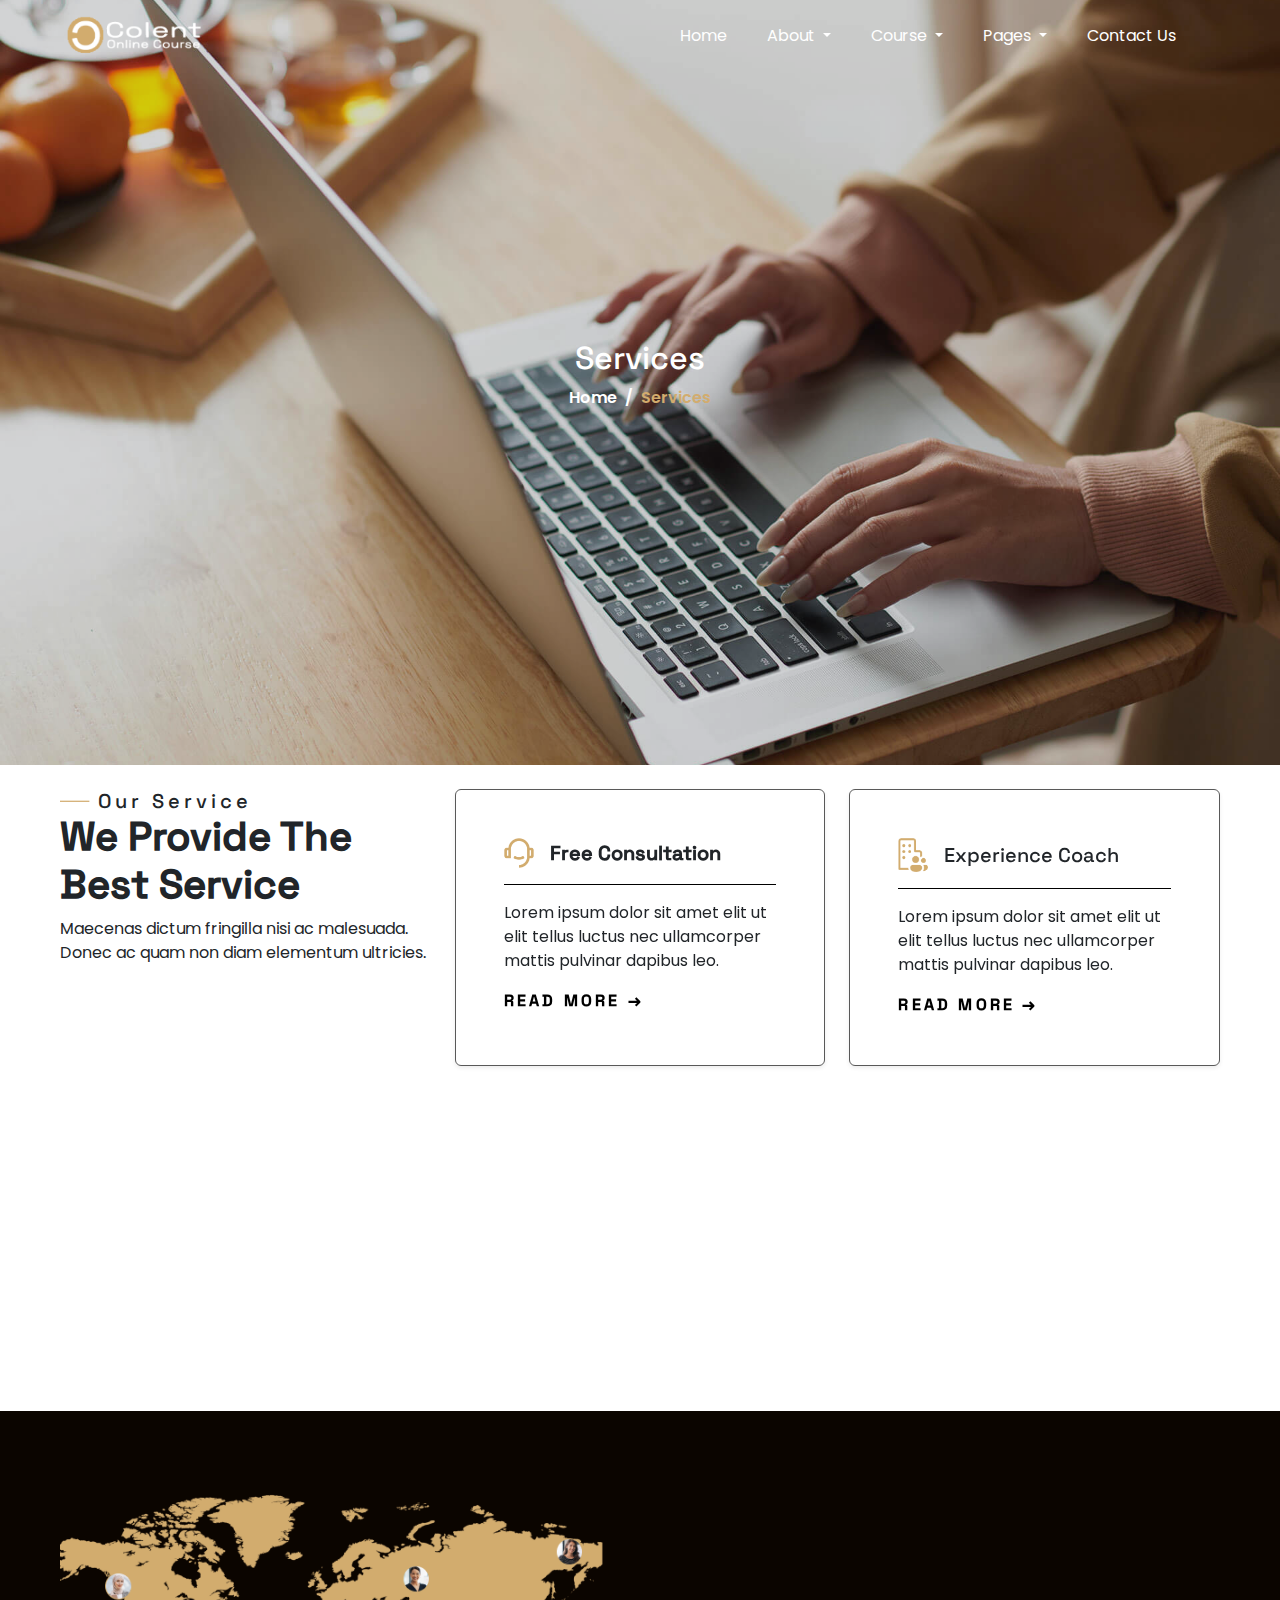
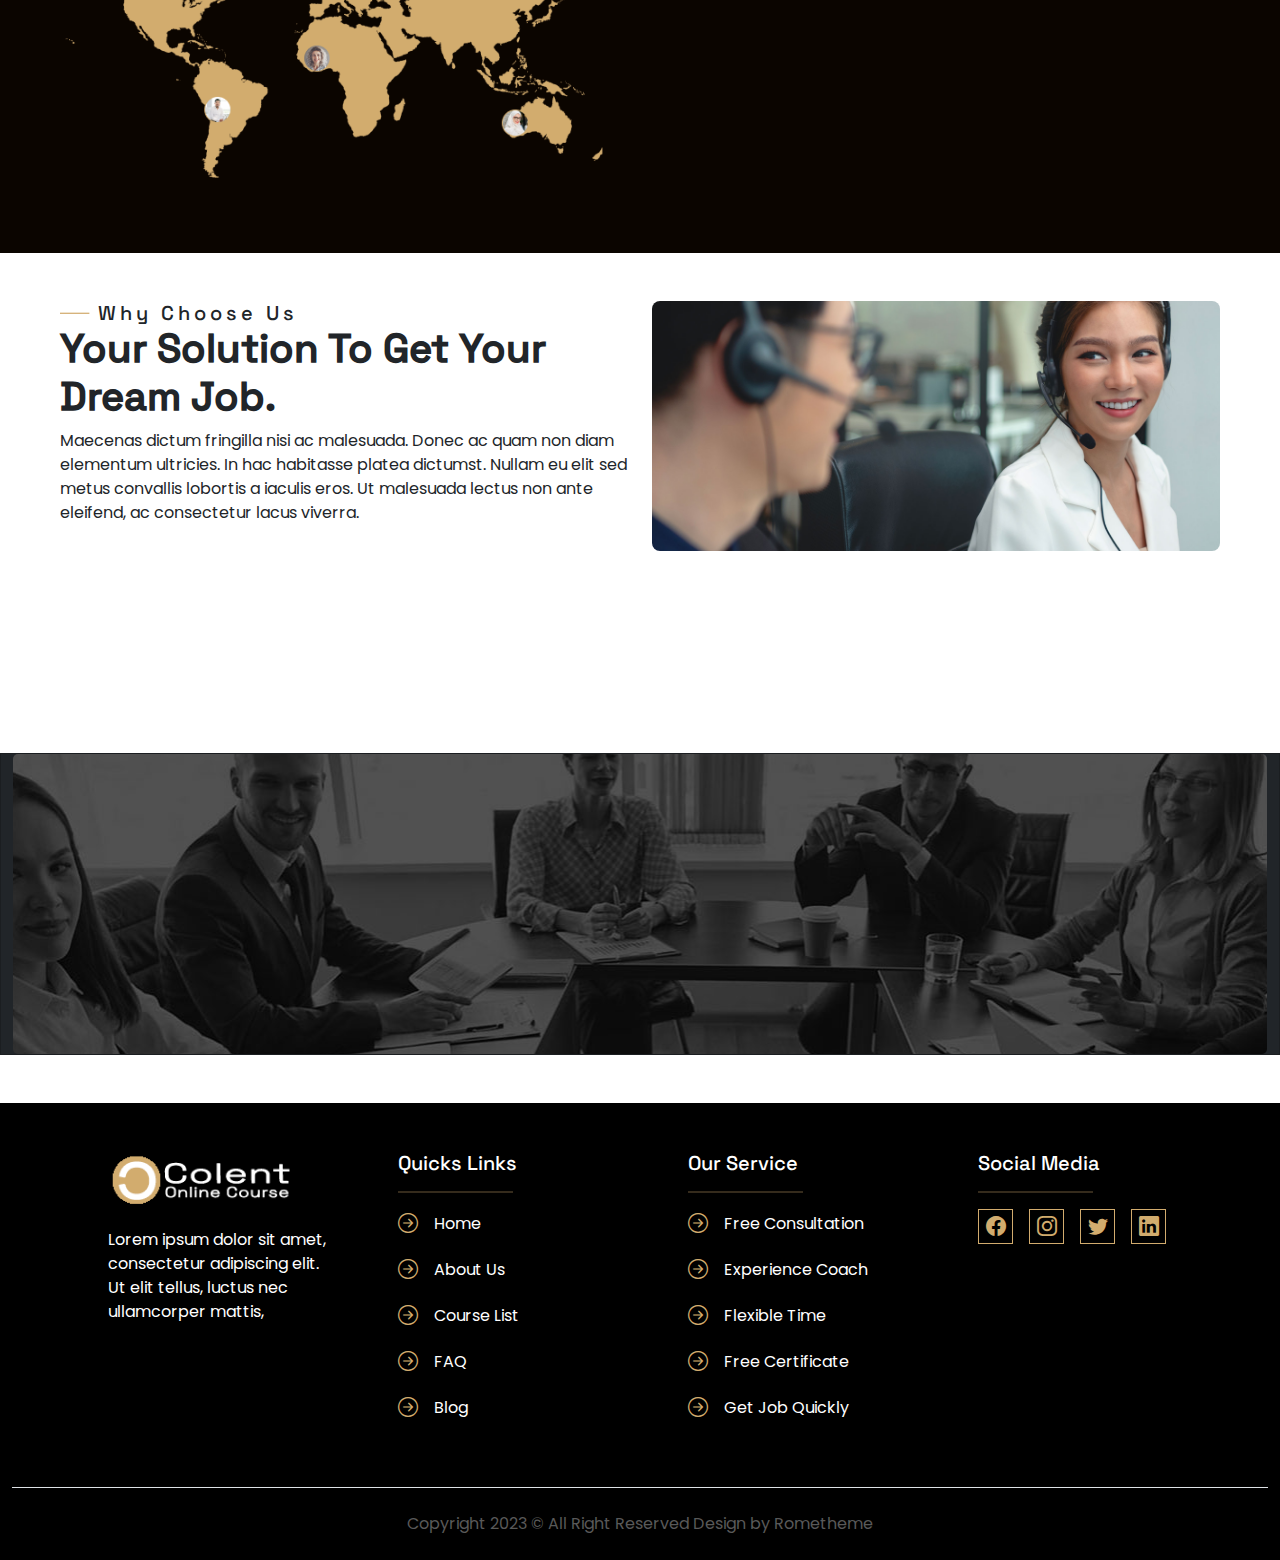
<file: services.html>
<!DOCTYPE html>
<html lang="en">
  <head>
    <meta charset="UTF-8" />
    <meta name="viewport" content="width=device-width, initial-scale=1.0" />
    <title>Colent - Service</title>
    <link rel="stylesheet" href="./css/index.css" />
    <!-- bootstrap -->
    <link
      rel="stylesheet"
      href="https://cdn.jsdelivr.net/npm/bootstrap@5.3.2/dist/css/bootstrap.min.css"
    />
    <!-- bootstrap icon -->
    <link
      rel="stylesheet"
      href="https://cdn.jsdelivr.net/npm/bootstrap-icons@1.11.3/font/bootstrap-icons.min.css"
    />
    <!-- aos -->
    <link href="https://unpkg.com/aos@2.3.1/dist/aos.css" rel="stylesheet" />
  </head>
  <body>
    <div id="parent">
      <!-- header -->
      <div class="container-fluid px-0 text-bg-dark">
        <img
          src="./assets/Banner_services.jpg"
          class="card-img rounded-0 object-fit-cover image-overlay"
          alt="..."
          style="height: 85vh"
        />
        <div class="container-xxl card-img-overlay">
          <nav
            class="navbar navbar-expand-lg pt-0 py-lg-2"
            style="z-index: 99999"
          >
            <div class="container-fluid px-0 mt-3 mt-lg-0 ps-lg-3">
              <div class="navbar-brand mx-3 mx-md-5">
                <img src="./assets/logo.png" alt="logo" />
              </div>
              <button
                class="navbar-toggler mx-3 mx-md-5 border-0 bg-transparent"
                type="button"
                data-bs-toggle="collapse"
                data-bs-target="#navbarNavDropdown"
                aria-controls="navbarNavDropdown"
                aria-expanded="false"
                aria-label="Toggle navigation"
              >
                <svg
                  xmlns="http://www.w3.org/2000/svg"
                  width="32"
                  height="32"
                  fill="currentColor"
                  class="bi bi-list text-white"
                  viewBox="0 0 16 16"
                >
                  <path
                    fill-rule="evenodd"
                    d="M2.5 12a.5.5 0 0 1 .5-.5h10a.5.5 0 0 1 0 1H3a.5.5 0 0 1-.5-.5m0-4a.5.5 0 0 1 .5-.5h10a.5.5 0 0 1 0 1H3a.5.5 0 0 1-.5-.5m0-4a.5.5 0 0 1 .5-.5h10a.5.5 0 0 1 0 1H3a.5.5 0 0 1-.5-.5"
                  />
                </svg>
              </button>
              <div
                class="collapse navbar-collapse justify-content-end mx-lg-5 px-lg-5"
                id="navbarNavDropdown"
              >
                <ul class="navbar-nav gap-2 gap-lg-4 item_header">
                  <li class="nav-item">
                    <a class="nav-link" aria-current="page" href="./index.html"
                      >Home</a
                    >
                  </li>
                  <li class="nav-item dropdown">
                    <a
                      href="#"
                      class="nav-link dropdown-toggle"
                      role="button"
                      data-bs-toggle="dropdown"
                      aria-expanded="false"
                    >
                      About
                    </a>

                    <ul class="dropdown-menu rounded-0 p-0">
                      <li>
                        <a class="dropdown-item" href="./aboutUs.html"
                          >About Us</a
                        >
                      </li>
                      <li>
                        <a class="dropdown-item" href="./services.html"
                          >Service</a
                        >
                      </li>
                      <li>
                        <a class="dropdown-item" href="./ourTeam.html"
                          >Our Team</a
                        >
                      </li>
                    </ul>
                  </li>
                  <li class="nav-item dropdown">
                    <a
                      class="nav-link dropdown-toggle"
                      href="#"
                      role="button"
                      data-bs-toggle="dropdown"
                      aria-expanded="false"
                    >
                      Course
                    </a>
                    <ul class="dropdown-menu rounded-0 p-0">
                      <li>
                        <a class="dropdown-item" href="./singleCourse.html"
                          >Single Course</a
                        >
                      </li>
                    </ul>
                  </li>
                  <li class="nav-item dropdown">
                    <a
                      class="nav-link dropdown-toggle"
                      href="#"
                      role="button"
                      data-bs-toggle="dropdown"
                      aria-expanded="false"
                    >
                      Pages
                    </a>
                    <ul class="dropdown-menu rounded-0 p-0">
                      <li>
                        <a class="dropdown-item" href="./faq.html">FAQ</a>
                      </li>
                      <li>
                        <a class="dropdown-item" href="./404.html">404</a>
                      </li>
                      <li>
                        <a class="dropdown-item" href="./blog.html">Blog</a>
                      </li>
                      <li>
                        <a class="dropdown-item" href="./singleBlog.html"
                          >Single Blog</a
                        >
                      </li>
                    </ul>
                  </li>
                  <li class="nav-item">
                    <a class="nav-link" href="./contact.html">Contact Us</a>
                  </li>
                </ul>
              </div>
            </div>
          </nav>
          <div
            class="card-img-overlay d-flex flex-column justify-content-center content_header_aboutUs"
            style="height: 85vh"
          >
            <h1 class="text-white text-center">Services</h1>
            <nav aria-label="breadcrumb">
              <ol class="breadcrumb d-flex justify-content-center">
                <li class="breadcrumb-item">
                  <a href="./index.html" class="text-white text-decoration-none"
                    >Home</a
                  >
                </li>
                <li class="breadcrumb-item active" aria-current="page">
                  Services
                </li>
              </ol>
            </nav>
          </div>
        </div>
      </div>
      <!-- end header -->

      <!-- section our service -->
      <div class="container-xxl px-0">
        <div class="row mx-3 mx-md-5">
          <div class="col-md-6 col-lg-4 mt-4 ourService_desc">
            <div class="d-flex gap-2 align-items-center">
              <img
                src="./assets/line_horizontal.png"
                alt=""
                style="width: 30px"
              />
              <h5 class="mb-0 fs-5 fw-medium" style="letter-spacing: 0.2em">
                Our Service
              </h5>
            </div>
            <h1 class="fs-1 fw-semibold">We Provide The Best Service</h1>
            <p>
              Maecenas dictum fringilla nisi ac malesuada. Donec ac quam non
              diam elementum ultricies.
            </p>
          </div>
          <div
            class="col-md-6 col-lg-4 mt-4"
            data-aos="fade-up"
            data-aos-anchor-placement="top-bottom"
            data-aos-duration="800"
          >
            <div
              class="card h-100 p-5 shadow-sm ourService_card"
              style="border: 1px solid #595959"
            >
              <div
                class="d-flex align-items-center gap-3 border-bottom border-black pb-3"
              >
                <img
                  src="./assets/icon_freeConsultation.png"
                  alt="..."
                  class=""
                  style="width: 30px"
                />
                <h5 class="card-title mb-0 fw-semibold">Free Consultation</h5>
              </div>
              <div class="card-body p-0 mt-3">
                <p class="card-text">
                  Lorem ipsum dolor sit amet elit ut elit tellus luctus nec
                  ullamcorper mattis pulvinar dapibus leo.
                </p>
                <a
                  href="#"
                  class="text-decoration-none fw-semibold"
                  style="letter-spacing: 0.2em"
                  >READ MORE →</a
                >
              </div>
            </div>
          </div>
          <div
            class="col-md-6 col-lg-4 mt-4"
            data-aos="fade-down"
            data-aos-anchor-placement="top-bottom"
            data-aos-duration="800"
          >
            <div
              class="card h-100 p-5 shadow-sm ourService_card"
              style="border: 1px solid #595959"
            >
              <div
                class="d-flex align-items-center gap-3 border-bottom border-black pb-3"
              >
                <img
                  src="./assets/icon_experience.png"
                  alt="..."
                  class=""
                  style="width: 30px"
                />
                <h5 class="card-title mb-0">Experience Coach</h5>
              </div>
              <div class="card-body p-0 mt-3">
                <p class="card-text">
                  Lorem ipsum dolor sit amet elit ut elit tellus luctus nec
                  ullamcorper mattis pulvinar dapibus leo.
                </p>
                <a
                  href="#"
                  class="text-decoration-none fw-semibold"
                  style="letter-spacing: 0.2em"
                  >READ MORE →
                </a>
              </div>
            </div>
          </div>

          <div
            class="col-md-6 col-lg-4 mt-4"
            data-aos="fade-right"
            data-aos-anchor-placement="top-bottom"
            data-aos-duration="800"
          >
            <div
              class="card h-100 p-5 shadow-sm ourService_card"
              style="border: 1px solid #595959"
            >
              <div
                class="d-flex align-items-center gap-3 border-bottom border-black pb-3"
              >
                <img
                  src="./assets/icon_flexibelTime.png"
                  alt="..."
                  class=""
                  style="width: 30px"
                />
                <h5 class="card-title mb-0">Flexible Time</h5>
              </div>
              <div class="card-body p-0 mt-3">
                <p class="card-text">
                  Lorem ipsum dolor sit amet elit ut elit tellus luctus nec
                  ullamcorper mattis pulvinar dapibus leo.
                </p>
                <a
                  href="#"
                  class="text-decoration-none fw-semibold"
                  style="letter-spacing: 0.2em"
                  >READ MORE →
                </a>
              </div>
            </div>
          </div>
          <div
            class="col-md-6 col-lg-4 mt-4"
            data-aos="fade-up"
            data-aos-anchor-placement="top-bottom"
            data-aos-duration="800"
          >
            <div
              class="card h-100 p-5 shadow-sm ourService_card"
              style="border: 1px solid #595959"
            >
              <div
                class="d-flex align-items-center gap-3 border-bottom border-black pb-3"
              >
                <img
                  src="./assets/icon_certificate.png"
                  alt="..."
                  class=""
                  style="width: 30px"
                />
                <h5 class="card-title mb-0">Get Certificate</h5>
              </div>
              <div class="card-body p-0 mt-3">
                <p class="card-text">
                  Lorem ipsum dolor sit amet elit ut elit tellus luctus nec
                  ullamcorper mattis pulvinar dapibus leo.
                </p>
                <a
                  href="#"
                  class="text-decoration-none fw-semibold"
                  style="letter-spacing: 0.2em"
                  >READ MORE →
                </a>
              </div>
            </div>
          </div>
          <div
            class="col-md-6 col-lg-4 mt-4"
            data-aos="fade-down"
            data-aos-anchor-placement="top-bottom"
            data-aos-duration="800"
          >
            <div
              class="card h-100 p-5 shadow-sm ourService_card"
              style="border: 1px solid #595959"
            >
              <div
                class="d-flex align-items-center gap-3 border-bottom border-black pb-3"
              >
                <img
                  src="./assets/icon_jobQuickly.png"
                  alt="..."
                  class=""
                  style="width: 30px"
                />
                <h5 class="card-title mb-0">Get Job Quickly</h5>
              </div>
              <div class="card-body p-0 mt-3">
                <p class="card-text">
                  Lorem ipsum dolor sit amet elit ut elit tellus luctus nec
                  ullamcorper mattis pulvinar dapibus leo.
                </p>
                <a
                  href="#"
                  class="text-decoration-none fw-semibold"
                  style="letter-spacing: 0.2em"
                  >READ MORE →
                </a>
              </div>
            </div>
          </div>
        </div>
      </div>
      <!-- end section our service -->

      <!-- testimoni -->
      <div class="container-fluid px-0 my-5 bg_footer">
        <div class="container-xxl mx-auto row px-3 py-5 px-md-5">
          <div class="col-lg-6">
            <img src="./assets/map.png" alt="" class="img-fluid w-100" />
          </div>
          <div
            class="col-lg-6 mt-5 text-white mt-lg-0"
            data-aos="fade-left"
            data-aos-duration="2000"
          >
            <div class="d-flex gap-2 align-items-center">
              <img
                src="./assets/line_horizontal.png"
                alt=""
                style="width: 30px"
              />
              <h5 class="mb-0 fs-5 fw-medium" style="letter-spacing: 0.2em">
                Our Testimonial
              </h5>
            </div>
            <h1 class="d-flex gap-2 align-items-center">
              What People Say About Us
            </h1>
            <p class="d-flex gap-2 align-items-center">
              Lorem ipsum dolor sit amet, consectetur adipiscing elit. Sed
              imperdiet arcu semper imperdiet dictum. Donec sagittis ut ligula a
              placerat. Sed vitae blandit metus. Quisque lobortis nulla
              ullamcorper sodales porta. Curabitur nisi nisl, gravida ac
              fermentum mattis, faucibus vel libero. Cras rutrum, justo nec
              congue tincidunt, nisi tellus volutpat mi, ut tincidunt quam
              ligula nec felis. Nam mattis sapien ac quam lacinia, vel euismod
              sem maximus.
            </p>
            <div class="d-flex align-items-center gap-3 mt-4">
              <div class="testimoni_img_user">
                <img src="./assets/user_testimoni.png" alt="" />
              </div>
              <div class="testimoni_desc_user">
                <p class="mb-0 fs-5">Dyan Kardial</p>
                <p class="mb-0 fs-6">Designers</p>
              </div>
            </div>
          </div>
        </div>
      </div>
      <!-- end testimoni -->

      <!-- choose us -->
      <div class="container-xxl px-0">
        <div class="row mx-0 px-3 px-md-5">
          <div class="col-md-6">
            <div class="d-flex gap-2 align-items-center">
              <img
                src="./assets/line_horizontal.png"
                alt=""
                style="width: 30px"
              />
              <h5 class="mb-0 fs-5 fw-medium" style="letter-spacing: 0.2em">
                Why Choose Us
              </h5>
            </div>
            <h1 class="fs-1 fw-semibold">
              Your Solution To Get Your Dream Job.
            </h1>
            <p>
              Maecenas dictum fringilla nisi ac malesuada. Donec ac quam non
              diam elementum ultricies. In hac habitasse platea dictumst. Nullam
              eu elit sed metus convallis lobortis a iaculis eros. Ut malesuada
              lectus non ante eleifend, ac consectetur lacus viverra.
            </p>
            <div>
              <div
                data-aos="fade-up"
                data-aos-duration="3000"
                class="d-flex align-items-start align-items-md-center gap-2 mb-3"
              >
                <img src="./assets/arrow.png" alt="" class="mt-1 mt-md-0" />
                <p class="mb-0">Certified Training</p>
              </div>
              <div
                data-aos="fade-up"
                data-aos-duration="3000"
                class="d-flex align-items-start align-items-md-center gap-2 mb-3"
              >
                <img src="./assets/arrow.png" alt="" class="mt-1 mt-md-0" />
                <p class="mb-0">High Quality Treatment and Best Equipment</p>
              </div>
              <div
                data-aos="fade-up"
                data-aos-duration="3000"
                class="d-flex align-items-start align-items-md-center gap-2 mb-3"
              >
                <img src="./assets/arrow.png" alt="" class="mt-1 mt-md-0" />
                <p class="mb-0">Friendly and Kind Staff</p>
              </div>
              <div
                data-aos="fade-up"
                data-aos-duration="3000"
                class="d-flex align-items-start align-items-md-center gap-2 mb-3"
              >
                <img src="./assets/arrow.png" alt="" class="mt-1 mt-md-0" />
                <p class="mb-0">Affordable Prices and Guaranteed Healing</p>
              </div>
            </div>
          </div>
          <div class="col-md-6">
            <img
              src="./assets/Banner_chooseUs.png"
              alt=""
              class="w-100 rounded-3 object-fit-cover banner_chooseUs"
            />

            <div class="d-flex flex-column gap-3 mt-3">
              <div data-aos="fade-up" data-aos-duration="1500">
                <div
                  class="d-flex justify-content-between align-items-end mb-0"
                >
                  <h5 class="fs-6 mb-0">Expert Lecture</h5>
                  <h5 class="fs-6 mb-0">90%</h5>
                </div>
                <div
                  class="progress rounded-5 mt-0"
                  role="progressbar"
                  aria-label="Example 15px high"
                  aria-valuenow="25"
                  aria-valuemin="0"
                  aria-valuemax="100"
                >
                  <div
                    class="progress-bar"
                    style="width: 90%; height: 15px"
                  ></div>
                </div>
              </div>

              <div data-aos="fade-up" data-aos-duration="1500">
                <div
                  class="d-flex justify-content-between align-items-end mb-0"
                >
                  <h5 class="fs-6 mb-0">Customer Service</h5>
                  <h5 class="fs-6 mb-0">95%</h5>
                </div>
                <div
                  class="progress rounded-5 mt-0"
                  role="progressbar"
                  aria-label="Example 15px high"
                  aria-valuenow="25"
                  aria-valuemin="0"
                  aria-valuemax="100"
                >
                  <div
                    class="progress-bar"
                    style="width: 95%; height: 15px"
                  ></div>
                </div>
              </div>

              <div data-aos="fade-up" data-aos-duration="1500">
                <div
                  class="d-flex justify-content-between align-items-end mb-0"
                >
                  <h5 class="fs-6 mb-0">Knowledge</h5>
                  <h5 class="fs-6 mb-0">90%</h5>
                </div>
                <div
                  class="progress rounded-5 mt-0"
                  role="progressbar"
                  aria-label="Example 15px high"
                  aria-valuenow="25"
                  aria-valuemin="0"
                  aria-valuemax="100"
                >
                  <div
                    class="progress-bar"
                    style="width: 90%; height: 15px"
                  ></div>
                </div>
              </div>
            </div>
          </div>
        </div>
      </div>
      <!-- end coose us -->

      <!-- data -->
      <div class="container-fluid card text-bg-dark rounded-0 brand my-5">
        <img src="./assets/Banner_brand.png" class="card-img" alt="..." />
        <div
          class="container-xxl mx-auto card-img-overlay row mx-0 data_colent"
        >
          <div
            class="col-md-3 d-flex flex-column justify-content-center align-items-center"
            data-aos="zoom-in"
            data-aos-duration="1000"
          >
            <h1 class="mb-0 fs-1">50<span>K</span></h1>
            <h5 class="mb-0 fs-5">Student</h5>
          </div>
          <div
            class="col-md-3 d-flex flex-column justify-content-center align-items-center"
            data-aos="zoom-in"
            data-aos-duration="1000"
          >
            <h1 class="mb-0 fs-1">15<span>+</span></h1>
            <h5 class="mb-0 fs-5">Experience</h5>
          </div>
          <div
            class="col-md-3 d-flex flex-column justify-content-center align-items-center"
            data-aos="zoom-in"
            data-aos-duration="1000"
          >
            <h1 class="mb-0 fs-1">10<span>+</span></h1>
            <h5 class="mb-0 fs-5">Classes</h5>
          </div>
          <div
            class="col-md-3 d-flex flex-column justify-content-center align-items-center"
            data-aos="zoom-in"
            data-aos-duration="1000"
          >
            <h1 class="mb-0 fs-1">35<span>+</span></h1>
            <h5 class="mb-0 fs-5">Expert</h5>
          </div>
        </div>
      </div>
      <!-- end data -->

      <!-- footer -->
      <div class="container-fluid bg-black">
        <div
          class="container-xxl mx-auto row row-gap-4 py-5 px-2 p-lg-5 text-white"
        >
          <div class="col-md-6 col-lg-3 ps-md-5 item_footer">
            <img src="./assets/logo.png" alt="" />
            <p class="mt-3">
              Lorem ipsum dolor sit amet, consectetur adipiscing elit. Ut elit
              tellus, luctus nec ullamcorper mattis,
            </p>
          </div>
          <div class="col-md-6 col-lg-3 ps-4 ps-md-5 item_footer">
            <h5 class="">Quicks Links</h5>
            <hr class="w-50" />
            <div class="d-flex align-items-center gap-3 my-3 content_footer">
              <i class="bi bi-arrow-right-circle fs-5"></i>
              <p class="mb-0">Home</p>
            </div>
            <div class="d-flex align-items-center gap-3 mb-3 content_footer">
              <i class="bi bi-arrow-right-circle fs-5"></i>
              <p class="mb-0">About Us</p>
            </div>
            <div class="d-flex align-items-center gap-3 mb-3 content_footer">
              <i class="bi bi-arrow-right-circle fs-5"></i>
              <p class="mb-0">Course List</p>
            </div>
            <div class="d-flex align-items-center gap-3 mb-3 content_footer">
              <i class="bi bi-arrow-right-circle fs-5"></i>
              <p class="mb-0">FAQ</p>
            </div>
            <div class="d-flex align-items-center gap-3 mb-3 content_footer">
              <i class="bi bi-arrow-right-circle fs-5"></i>
              <p class="mb-0">Blog</p>
            </div>
          </div>
          <div class="col-md-6 col-lg-3 ps-4 ps-md-5 item_footer">
            <h5 class="">Our Service</h5>
            <hr class="w-50" />
            <div class="d-flex align-items-center gap-3 my-3 content_footer">
              <i class="bi bi-arrow-right-circle fs-5"></i>
              <p class="mb-0">Free Consultation</p>
            </div>
            <div class="d-flex align-items-center gap-3 mb-3 content_footer">
              <i class="bi bi-arrow-right-circle fs-5"></i>
              <p class="mb-0">Experience Coach</p>
            </div>
            <div class="d-flex align-items-center gap-3 mb-3 content_footer">
              <i class="bi bi-arrow-right-circle fs-5"></i>
              <p class="mb-0">Flexible Time</p>
            </div>
            <div class="d-flex align-items-center gap-3 mb-3 content_footer">
              <i class="bi bi-arrow-right-circle fs-5"></i>
              <p class="mb-0">Free Certificate</p>
            </div>
            <div class="d-flex align-items-center gap-3 mb-3 content_footer">
              <i class="bi bi-arrow-right-circle fs-5"></i>
              <p class="mb-0">Get Job Quickly</p>
            </div>
          </div>
          <div class="col-md-6 col-lg-3 ps-4 ps-md-5 item_footer">
            <h5 class="">Social Media</h5>
            <hr class="w-50" />
            <div class="d-flex gap-3 mt-3">
              <i class="bi bi-facebook fs-5 sosmed_icon_footer"></i>
              <i class="bi bi-instagram fs-5 sosmed_icon_footer"></i>
              <i class="bi bi-twitter fs-5 sosmed_icon_footer"></i>
              <i class="bi bi-linkedin fs-5 sosmed_icon_footer"></i>
            </div>
          </div>
        </div>
        <p class="mb-0 text-center py-4 border-top" style="color: #595959">
          Copyright 2023 © All Right Reserved Design by Rometheme
        </p>
      </div>
      <!-- end footer -->
    </div>
    <!-- bootstrap -->
    <script src="https://cdn.jsdelivr.net/npm/bootstrap@5.3.2/dist/js/bootstrap.bundle.min.js"></script>

    <!-- aos -->
    <script src="https://unpkg.com/aos@2.3.1/dist/aos.js"></script>
    <script>
      AOS.init();
    </script>
  </body>
</html>
</file>
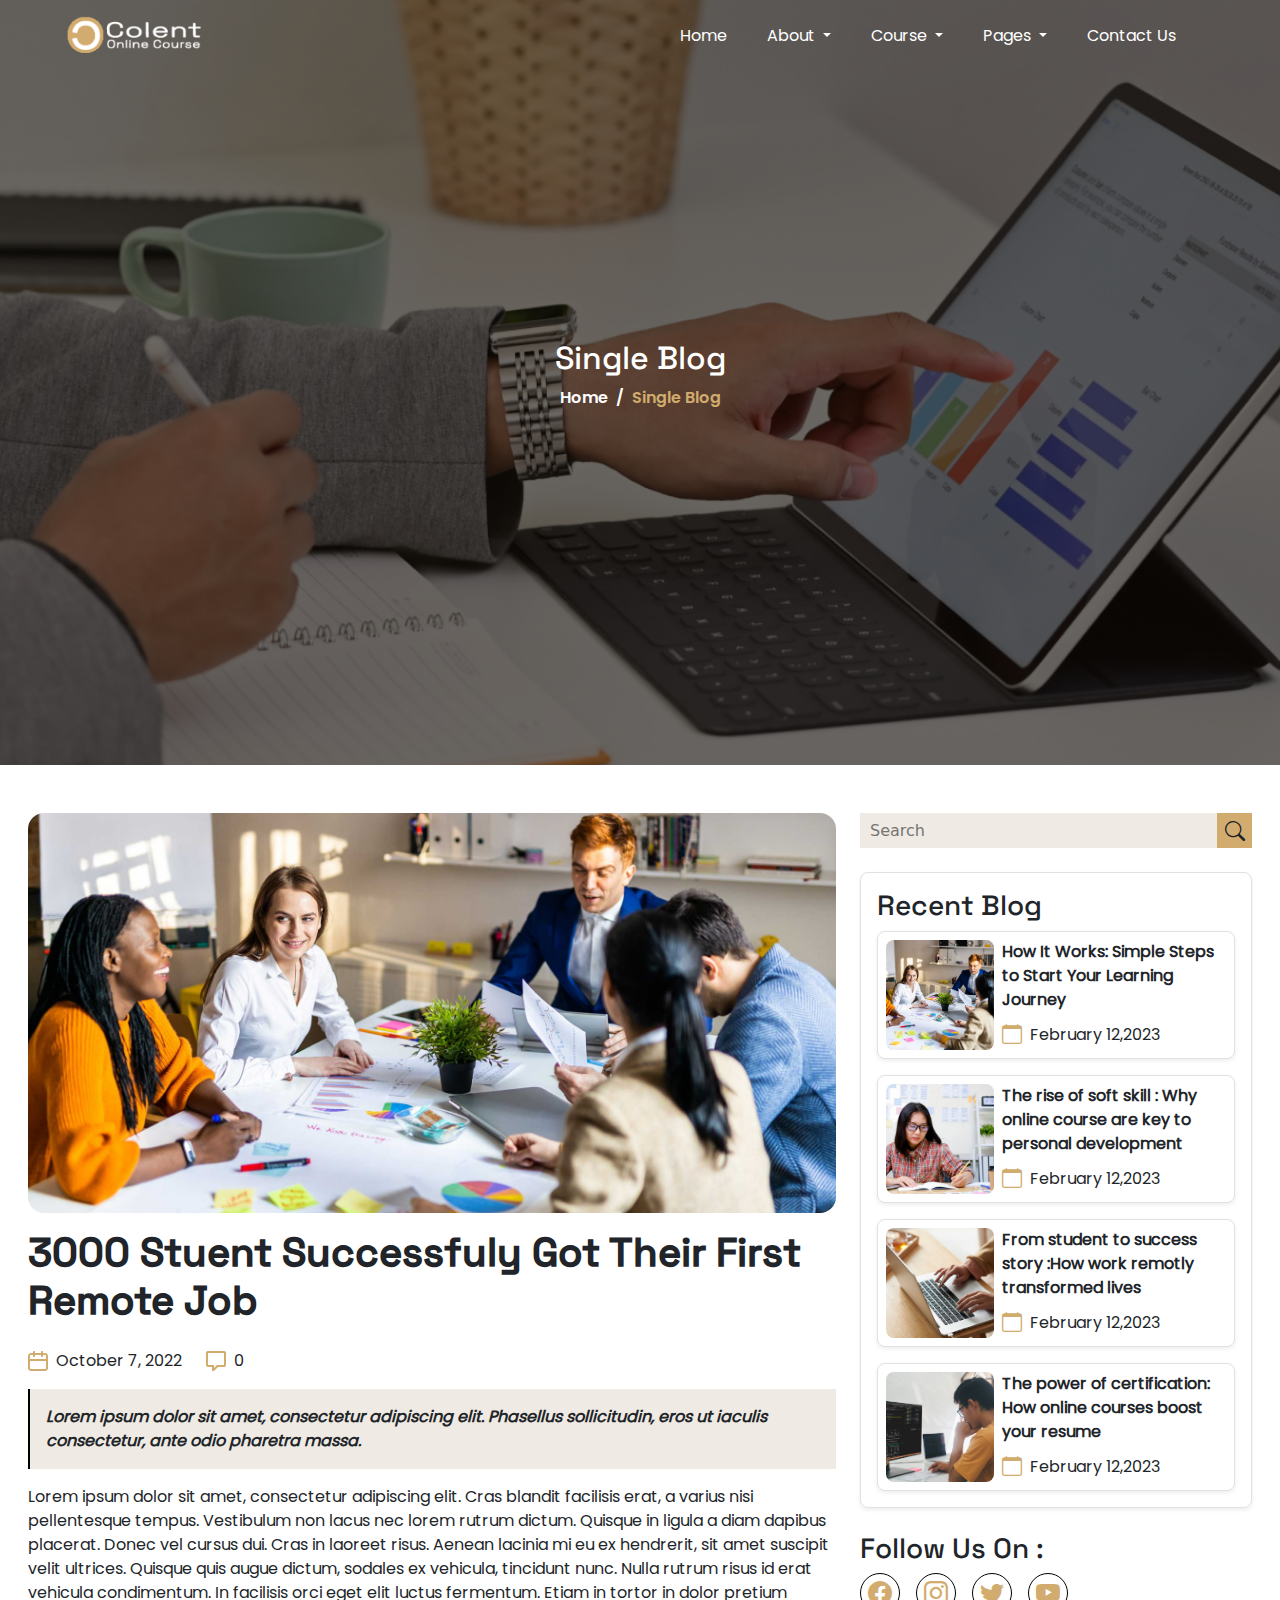
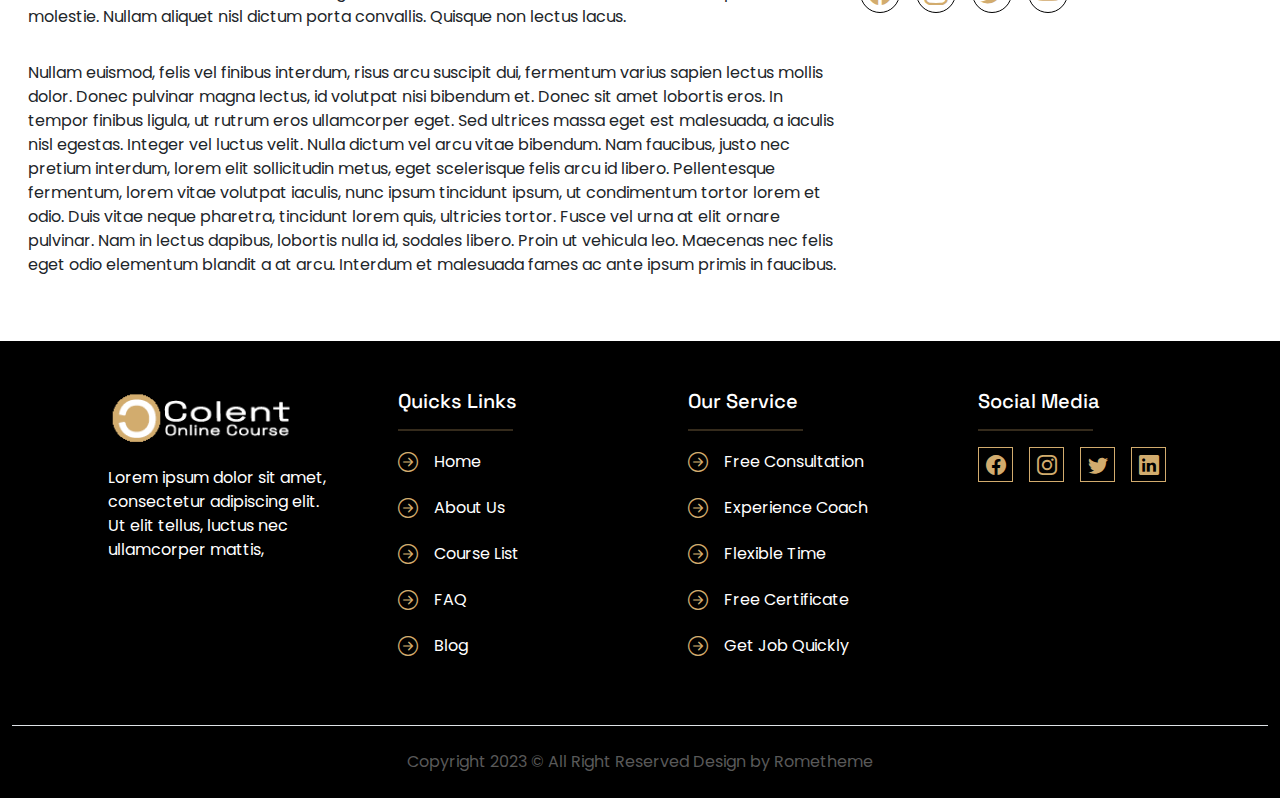
<file: singleBlog.html>
<!DOCTYPE html>
<html lang="en">
  <head>
    <meta charset="UTF-8" />
    <meta name="viewport" content="width=device-width, initial-scale=1.0" />
    <title>Single Blog</title>
    <link rel="stylesheet" href="./css/index.css" />
    <!-- bootstrap -->
    <link
      rel="stylesheet"
      href="https://cdn.jsdelivr.net/npm/bootstrap@5.3.2/dist/css/bootstrap.min.css"
    />
    <!-- bootstrap icon -->
    <link
      rel="stylesheet"
      href="https://cdn.jsdelivr.net/npm/bootstrap-icons@1.11.3/font/bootstrap-icons.min.css"
    />
  </head>
  <body>
    <div id="parent">
      <!-- header -->
      <div class="container-fluid px-0 text-bg-dark">
        <img
          src="./assets/Banner_singleBlog.png"
          class="card-img rounded-0 object-fit-cover"
          alt="..."
          style="height: 85vh"
        />
        <div class="container-xxl card-img-overlay">
          <nav
            class="navbar navbar-expand-lg pt-0 py-lg-2"
            style="z-index: 99999"
          >
            <div class="container-fluid px-0 mt-3 mt-lg-0 ps-lg-3">
              <div class="navbar-brand mx-3 mx-md-5">
                <img src="./assets/logo.png" alt="logo" />
              </div>
              <button
                class="navbar-toggler mx-3 mx-md-5 border-0 bg-transparent"
                type="button"
                data-bs-toggle="collapse"
                data-bs-target="#navbarNavDropdown"
                aria-controls="navbarNavDropdown"
                aria-expanded="false"
                aria-label="Toggle navigation"
              >
                <svg
                  xmlns="http://www.w3.org/2000/svg"
                  width="32"
                  height="32"
                  fill="currentColor"
                  class="bi bi-list text-white"
                  viewBox="0 0 16 16"
                >
                  <path
                    fill-rule="evenodd"
                    d="M2.5 12a.5.5 0 0 1 .5-.5h10a.5.5 0 0 1 0 1H3a.5.5 0 0 1-.5-.5m0-4a.5.5 0 0 1 .5-.5h10a.5.5 0 0 1 0 1H3a.5.5 0 0 1-.5-.5m0-4a.5.5 0 0 1 .5-.5h10a.5.5 0 0 1 0 1H3a.5.5 0 0 1-.5-.5"
                  />
                </svg>
              </button>
              <div
                class="collapse navbar-collapse justify-content-end mx-lg-5 px-lg-5"
                id="navbarNavDropdown"
              >
                <ul class="navbar-nav gap-2 gap-lg-4 item_header">
                  <li class="nav-item">
                    <a class="nav-link" aria-current="page" href="./index.html"
                      >Home</a
                    >
                  </li>
                  <li class="nav-item dropdown">
                    <a
                      href="#"
                      class="nav-link dropdown-toggle"
                      role="button"
                      data-bs-toggle="dropdown"
                      aria-expanded="false"
                    >
                      About
                    </a>

                    <ul class="dropdown-menu rounded-0 p-0">
                      <li>
                        <a class="dropdown-item" href="./aboutUs.html"
                          >About Us</a
                        >
                      </li>
                      <li>
                        <a class="dropdown-item" href="./services.html"
                          >Service</a
                        >
                      </li>
                      <li><a class="dropdown-item" href="#">Our Tim</a></li>
                    </ul>
                  </li>
                  <li class="nav-item dropdown">
                    <a
                      class="nav-link dropdown-toggle"
                      href="#"
                      role="button"
                      data-bs-toggle="dropdown"
                      aria-expanded="false"
                    >
                      Course
                    </a>
                    <ul class="dropdown-menu rounded-0 p-0">
                      <li>
                        <a class="dropdown-item" href="./singleCourse.html"
                          >Single Course</a
                        >
                      </li>
                    </ul>
                  </li>
                  <li class="nav-item dropdown">
                    <a
                      class="nav-link dropdown-toggle"
                      href="#"
                      role="button"
                      data-bs-toggle="dropdown"
                      aria-expanded="false"
                    >
                      Pages
                    </a>
                    <ul class="dropdown-menu rounded-0 p-0">
                      <li>
                        <a class="dropdown-item" href="./faq.html">FAQ</a>
                      </li>
                      <li>
                        <a class="dropdown-item" href="./404.html">404</a>
                      </li>
                      <li>
                        <a class="dropdown-item" href="./blog.html">Blog</a>
                      </li>
                      <li>
                        <a class="dropdown-item" href="./singleBlog.html"
                          >Single Blog</a
                        >
                      </li>
                    </ul>
                  </li>
                  <li class="nav-item">
                    <a class="nav-link" href="./contact.html">Contact Us</a>
                  </li>
                </ul>
              </div>
            </div>
          </nav>
          <div
            class="card-img-overlay d-flex flex-column justify-content-center content_header_singleBlog"
            style="height: 85vh"
          >
            <h1 class="text-white text-center">Single Blog</h1>
            <nav aria-label="breadcrumb">
              <ol class="breadcrumb d-flex justify-content-center">
                <li class="breadcrumb-item">
                  <a href="./index.html" class="text-white text-decoration-none"
                    >Home</a
                  >
                </li>
                <li class="breadcrumb-item active" aria-current="page">
                  Single Blog
                </li>
              </ol>
            </nav>
          </div>
        </div>
      </div>
      <!-- end header -->

      <!-- single blog -->
      <div class="container-xxl px-3 px-md-3 my-5">
        <div class="row mx-0">
          <div class="col-lg-8 d-flex flex-column gap-3">
            <img
              src="./assets/step4.png"
              alt=""
              class="rounded-4 w-100 object-fit-cover single_blog_banner"
            />
            <h1 class="fw-semibold">
              3000 Stuent Successfuly Got Their First Remote Job
            </h1>
            <div class="d-flex align-items-center gap-4">
              <div class="d-flex align-items-center gap-2">
                <img src="./assets/icon_date.png" alt="" class="" />
                <p class="mb-0">October 7, 2022</p>
              </div>
              <div class="d-flex align-items-center gap-2">
                <img src="./assets/icon_comment.png" alt="" class="" />
                <p class="mb-0">0</p>
              </div>
            </div>
            <p
              class="border-start border-black border-2 p-3 mb-0 fw-semibold"
              style="background-color: #efeae3"
            >
              <em
                >Lorem ipsum dolor sit amet, consectetur adipiscing elit.
                Phasellus sollicitudin, eros ut iaculis consectetur, ante odio
                pharetra massa.</em
              >
            </p>
            <p>
              Lorem ipsum dolor sit amet, consectetur adipiscing elit. Cras
              blandit facilisis erat, a varius nisi pellentesque tempus.
              Vestibulum non lacus nec lorem rutrum dictum. Quisque in ligula a
              diam dapibus placerat. Donec vel cursus dui. Cras in laoreet
              risus. Aenean lacinia mi eu ex hendrerit, sit amet suscipit velit
              ultrices. Quisque quis augue dictum, sodales ex vehicula,
              tincidunt nunc. Nulla rutrum risus id erat vehicula condimentum.
              In facilisis orci eget elit luctus fermentum. Etiam in tortor in
              dolor pretium molestie. Nullam aliquet nisl dictum porta
              convallis. Quisque non lectus lacus.
            </p>
            <p>
              Nullam euismod, felis vel finibus interdum, risus arcu suscipit
              dui, fermentum varius sapien lectus mollis dolor. Donec pulvinar
              magna lectus, id volutpat nisi bibendum et. Donec sit amet
              lobortis eros. In tempor finibus ligula, ut rutrum eros
              ullamcorper eget. Sed ultrices massa eget est malesuada, a iaculis
              nisl egestas. Integer vel luctus velit. Nulla dictum vel arcu
              vitae bibendum. Nam faucibus, justo nec pretium interdum, lorem
              elit sollicitudin metus, eget scelerisque felis arcu id libero.
              Pellentesque fermentum, lorem vitae volutpat iaculis, nunc ipsum
              tincidunt ipsum, ut condimentum tortor lorem et odio. Duis vitae
              neque pharetra, tincidunt lorem quis, ultricies tortor. Fusce vel
              urna at elit ornare pulvinar. Nam in lectus dapibus, lobortis
              nulla id, sodales libero. Proin ut vehicula leo. Maecenas nec
              felis eget odio elementum blandit a at arcu. Interdum et malesuada
              fames ac ante ipsum primis in faucibus.
            </p>
          </div>
          <div class="col-lg-4">
            <div class="d-flex align-items-center search mt-md-4 mt-lg-0">
              <input
                type="search"
                placeholder="Search"
                class="w-100 border-0"
              />
              <i class="bi bi-search fs-5"></i>
            </div>
            <div class="border rounded-3 shadow-sm p-3 my-4">
              <h3>Recent Blog</h3>
              <div class="row g-3">
                <div class="col-md-6 col-lg-12">
                  <div class="border p-2 shadow-sm rounded-3">
                    <div class="row g-2">
                      <div class="col-md-4">
                        <div class="overflow-hidden rounded-3 img_recent_blog">
                          <img
                            src="./assets/step4.png"
                            alt=""
                            class="d-block w-100 h-100 object-fit-cover"
                          />
                        </div>
                      </div>
                      <div class="col-md-8 mt-2">
                        <div class="">
                          <p class="mb-2 fw-semibold">
                            How It Works: Simple Steps to Start Your Learning
                            Journey
                          </p>
                          <div class="d-flex gap-2 align-items-center">
                            <i class="bi bi-calendar fs-5 icon_date"></i>
                            <p class="mb-0">February 12,2023</p>
                          </div>
                        </div>
                      </div>
                    </div>
                  </div>
                </div>
                <div class="col-md-6 col-lg-12">
                  <div class="border p-2 shadow-sm rounded-3">
                    <div class="row g-2">
                      <div class="col-md-4">
                        <div class="overflow-hidden rounded-3 img_recent_blog">
                          <img
                            src="./assets/card_courseList_5.png"
                            alt=""
                            class="d-block w-100 h-100 object-fit-cover"
                          />
                        </div>
                      </div>
                      <div class="col-md-8 mt-2">
                        <div class="">
                          <p class="mb-2 fw-semibold">
                            The rise of soft skill : Why online course are key
                            to personal development
                          </p>
                          <div class="d-flex gap-2 align-items-center">
                            <i class="bi bi-calendar fs-5 icon_date"></i>
                            <p class="mb-0">February 12,2023</p>
                          </div>
                        </div>
                      </div>
                    </div>
                  </div>
                </div>
                <div class="col-md-6 col-lg-12">
                  <div class="border p-2 shadow-sm rounded-3">
                    <div class="row g-2">
                      <div class="col-md-4">
                        <div class="overflow-hidden rounded-3 img_recent_blog">
                          <img
                            src="./assets/card_courseList_3.png"
                            alt=""
                            class="d-block w-100 h-100 object-fit-cover"
                          />
                        </div>
                      </div>
                      <div class="col-md-8 mt-2">
                        <div class="">
                          <p class="mb-2 fw-semibold">
                            From student to success story :How work remotly
                            transformed lives
                          </p>
                          <div class="d-flex gap-2 align-items-center">
                            <i class="bi bi-calendar fs-5 icon_date"></i>
                            <p class="mb-0">February 12,2023</p>
                          </div>
                        </div>
                      </div>
                    </div>
                  </div>
                </div>
                <div class="col-md-6 col-lg-12">
                  <div class="border p-2 shadow-sm rounded-3">
                    <div class="row g-2">
                      <div class="col-md-4">
                        <div class="overflow-hidden rounded-3 img_recent_blog">
                          <img
                            src="./assets/card_courseList_1.png"
                            alt=""
                            class="d-block w-100 h-100 object-fit-cover"
                          />
                        </div>
                      </div>
                      <div class="col-md-8 mt-2">
                        <div class="">
                          <p class="mb-2 fw-semibold">
                            The power of certification: How online courses boost
                            your resume
                          </p>
                          <div class="d-flex gap-2 align-items-center">
                            <i class="bi bi-calendar fs-5 icon_date"></i>
                            <p class="mb-0">February 12,2023</p>
                          </div>
                        </div>
                      </div>
                    </div>
                  </div>
                </div>
              </div>
            </div>
            <div>
              <h3>Follow Us On :</h3>
              <div class="d-flex gap-3">
                <i class="bi bi-facebook fs-4 follow_us_on_icon"></i>
                <i class="bi bi-instagram fs-4 follow_us_on_icon"></i>
                <i class="bi bi-twitter fs-4 follow_us_on_icon"></i>
                <i class="bi bi-youtube fs-4 follow_us_on_icon"></i>
              </div>
            </div>
          </div>
        </div>
      </div>
      <!-- end single blog -->

      <!-- footer -->
      <div class="container-fluid bg-black">
        <div
          class="container-xxl mx-auto row row-gap-4 py-5 px-2 p-lg-5 text-white"
        >
          <div class="col-md-6 col-lg-3 ps-md-5 item_footer">
            <img src="./assets/logo.png" alt="" />
            <p class="mt-3">
              Lorem ipsum dolor sit amet, consectetur adipiscing elit. Ut elit
              tellus, luctus nec ullamcorper mattis,
            </p>
          </div>
          <div class="col-md-6 col-lg-3 ps-4 ps-md-5 item_footer">
            <h5 class="">Quicks Links</h5>
            <hr class="w-50" />
            <div class="d-flex align-items-center gap-3 my-3 content_footer">
              <i class="bi bi-arrow-right-circle fs-5"></i>
              <p class="mb-0">Home</p>
            </div>
            <div class="d-flex align-items-center gap-3 mb-3 content_footer">
              <i class="bi bi-arrow-right-circle fs-5"></i>
              <p class="mb-0">About Us</p>
            </div>
            <div class="d-flex align-items-center gap-3 mb-3 content_footer">
              <i class="bi bi-arrow-right-circle fs-5"></i>
              <p class="mb-0">Course List</p>
            </div>
            <div class="d-flex align-items-center gap-3 mb-3 content_footer">
              <i class="bi bi-arrow-right-circle fs-5"></i>
              <p class="mb-0">FAQ</p>
            </div>
            <div class="d-flex align-items-center gap-3 mb-3 content_footer">
              <i class="bi bi-arrow-right-circle fs-5"></i>
              <p class="mb-0">Blog</p>
            </div>
          </div>
          <div class="col-md-6 col-lg-3 ps-4 ps-md-5 item_footer">
            <h5 class="">Our Service</h5>
            <hr class="w-50" />
            <div class="d-flex align-items-center gap-3 my-3 content_footer">
              <i class="bi bi-arrow-right-circle fs-5"></i>
              <p class="mb-0">Free Consultation</p>
            </div>
            <div class="d-flex align-items-center gap-3 mb-3 content_footer">
              <i class="bi bi-arrow-right-circle fs-5"></i>
              <p class="mb-0">Experience Coach</p>
            </div>
            <div class="d-flex align-items-center gap-3 mb-3 content_footer">
              <i class="bi bi-arrow-right-circle fs-5"></i>
              <p class="mb-0">Flexible Time</p>
            </div>
            <div class="d-flex align-items-center gap-3 mb-3 content_footer">
              <i class="bi bi-arrow-right-circle fs-5"></i>
              <p class="mb-0">Free Certificate</p>
            </div>
            <div class="d-flex align-items-center gap-3 mb-3 content_footer">
              <i class="bi bi-arrow-right-circle fs-5"></i>
              <p class="mb-0">Get Job Quickly</p>
            </div>
          </div>
          <div class="col-md-6 col-lg-3 ps-4 ps-md-5 item_footer">
            <h5 class="">Social Media</h5>
            <hr class="w-50" />
            <div class="d-flex gap-3 mt-3">
              <i class="bi bi-facebook fs-5 sosmed_icon_footer"></i>
              <i class="bi bi-instagram fs-5 sosmed_icon_footer"></i>
              <i class="bi bi-twitter fs-5 sosmed_icon_footer"></i>
              <i class="bi bi-linkedin fs-5 sosmed_icon_footer"></i>
            </div>
          </div>
        </div>
        <p class="mb-0 text-center py-4 border-top" style="color: #595959">
          Copyright 2023 © All Right Reserved Design by Rometheme
        </p>
      </div>
      <!-- end footer -->
    </div>

    <!-- bootstrap -->
    <script src="https://cdn.jsdelivr.net/npm/bootstrap@5.3.2/dist/js/bootstrap.bundle.min.js"></script>
  </body>
</html>
</file>
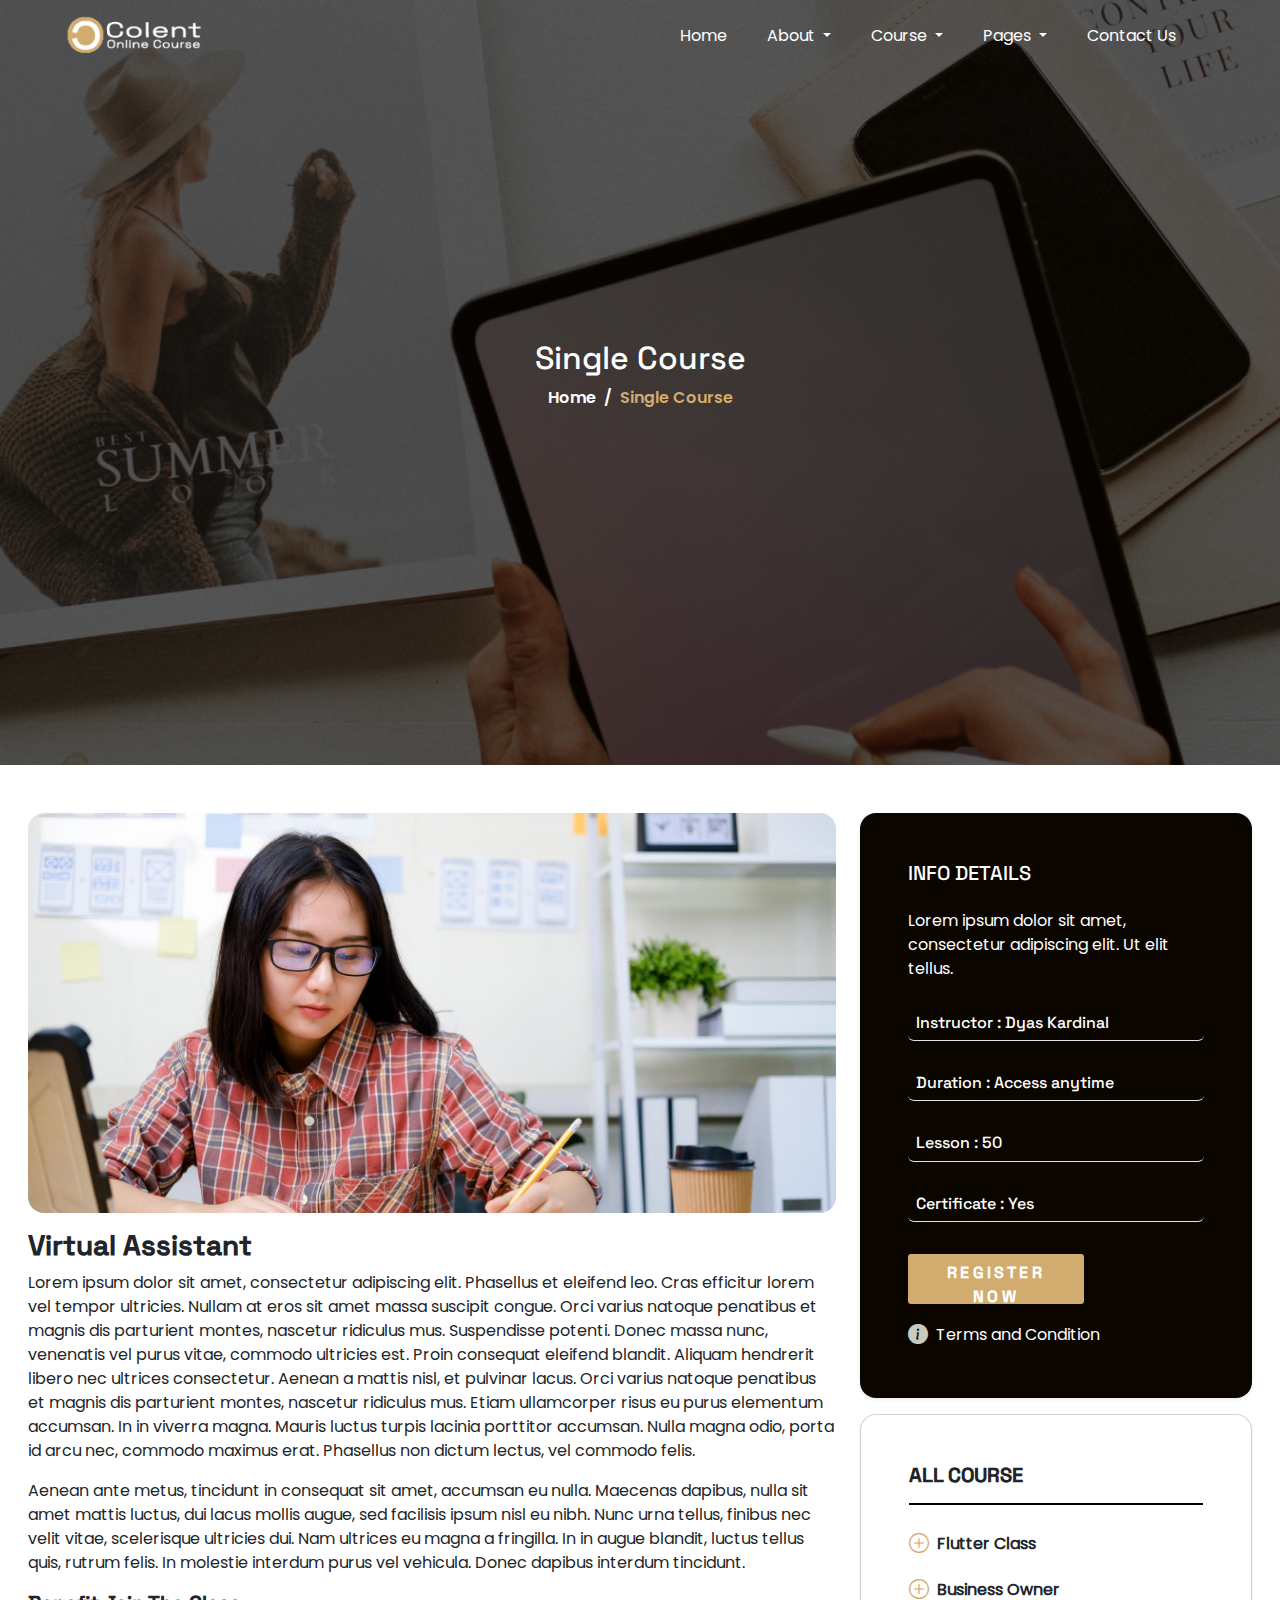
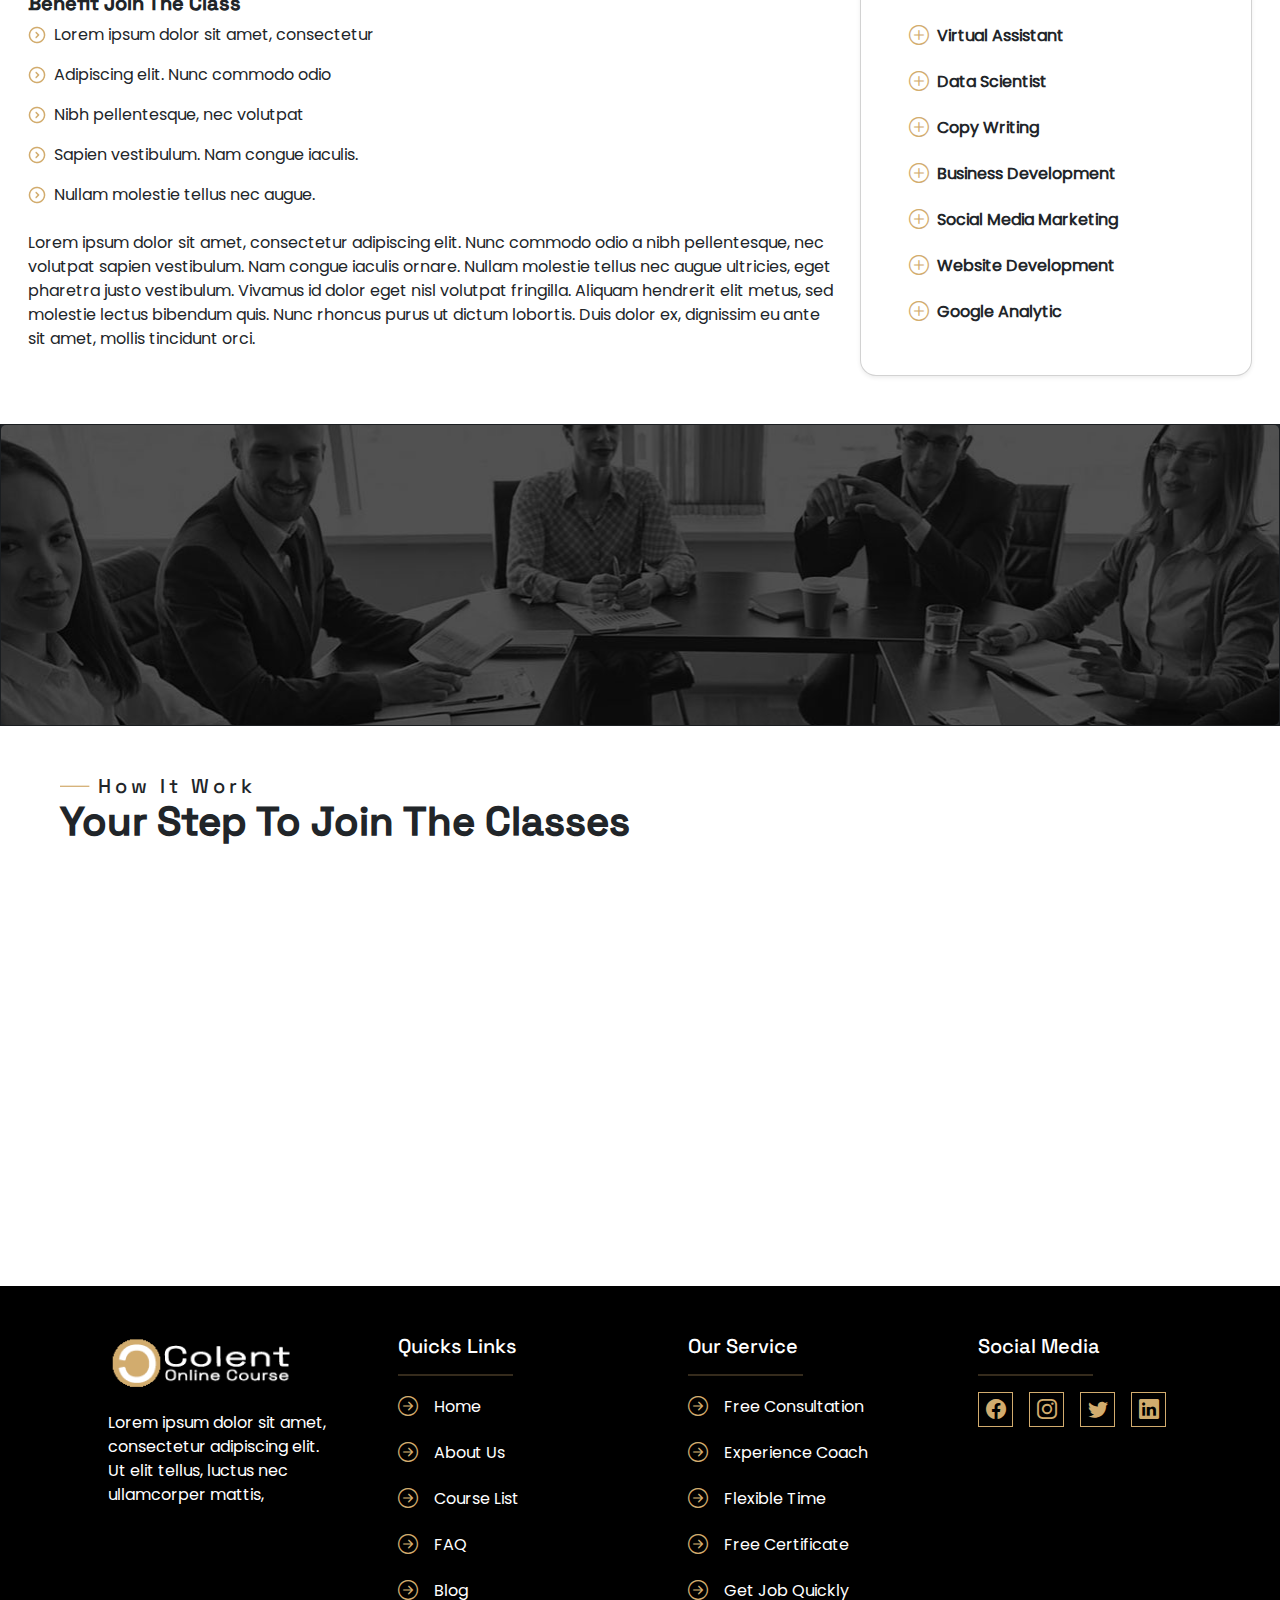
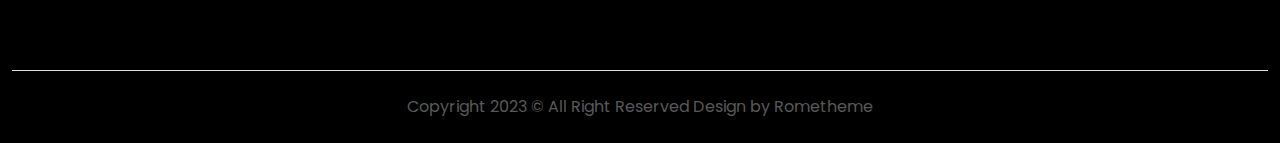
<file: singleCourse.html>
<!DOCTYPE html>
<html lang="en">
  <head>
    <meta charset="UTF-8" />
    <meta name="viewport" content="width=device-width, initial-scale=1.0" />
    <title>Single Course</title>
    <link rel="stylesheet" href="./css/index.css" />
    <!-- bootstrap -->
    <link
      rel="stylesheet"
      href="https://cdn.jsdelivr.net/npm/bootstrap@5.3.2/dist/css/bootstrap.min.css"
    />
    <!-- bootstrap icon -->
    <link
      rel="stylesheet"
      href="https://cdn.jsdelivr.net/npm/bootstrap-icons@1.11.3/font/bootstrap-icons.min.css"
    />
    <!-- aos -->
    <link href="https://unpkg.com/aos@2.3.1/dist/aos.css" rel="stylesheet" />
  </head>
  <body>
    <div id="parent">
      <!-- header -->
      <div class="container-fluid px-0 text-bg-dark">
        <img
          src="./assets/Banner_singleCourse.png"
          class="card-img rounded-0 object-fit-cover"
          alt="..."
          style="height: 85vh"
        />
        <div class="container-xxl card-img-overlay">
          <nav
            class="navbar navbar-expand-lg pt-0 py-lg-2"
            style="z-index: 99999"
          >
            <div class="container-fluid px-0 mt-3 mt-lg-0 ps-lg-3">
              <div class="navbar-brand mx-3 mx-md-5">
                <img src="./assets/logo.png" alt="logo" />
              </div>
              <button
                class="navbar-toggler mx-3 mx-md-5 border-0 bg-transparent"
                type="button"
                data-bs-toggle="collapse"
                data-bs-target="#navbarNavDropdown"
                aria-controls="navbarNavDropdown"
                aria-expanded="false"
                aria-label="Toggle navigation"
              >
                <svg
                  xmlns="http://www.w3.org/2000/svg"
                  width="32"
                  height="32"
                  fill="currentColor"
                  class="bi bi-list text-white"
                  viewBox="0 0 16 16"
                >
                  <path
                    fill-rule="evenodd"
                    d="M2.5 12a.5.5 0 0 1 .5-.5h10a.5.5 0 0 1 0 1H3a.5.5 0 0 1-.5-.5m0-4a.5.5 0 0 1 .5-.5h10a.5.5 0 0 1 0 1H3a.5.5 0 0 1-.5-.5m0-4a.5.5 0 0 1 .5-.5h10a.5.5 0 0 1 0 1H3a.5.5 0 0 1-.5-.5"
                  />
                </svg>
              </button>
              <div
                class="collapse navbar-collapse justify-content-end mx-lg-5 px-lg-5"
                id="navbarNavDropdown"
              >
                <ul class="navbar-nav gap-2 gap-lg-4 item_header">
                  <li class="nav-item">
                    <a class="nav-link" aria-current="page" href="./index.html"
                      >Home</a
                    >
                  </li>
                  <li class="nav-item dropdown">
                    <a
                      href="#"
                      class="nav-link dropdown-toggle"
                      role="button"
                      data-bs-toggle="dropdown"
                      aria-expanded="false"
                    >
                      About
                    </a>

                    <ul class="dropdown-menu rounded-0 p-0">
                      <li>
                        <a class="dropdown-item" href="./aboutUs.html"
                          >About Us</a
                        >
                      </li>
                      <li>
                        <a class="dropdown-item" href="./services.html"
                          >Service</a
                        >
                      </li>
                      <li><a class="dropdown-item" href="#">Our Tim</a></li>
                    </ul>
                  </li>
                  <li class="nav-item dropdown">
                    <a
                      class="nav-link dropdown-toggle"
                      href="#"
                      role="button"
                      data-bs-toggle="dropdown"
                      aria-expanded="false"
                    >
                      Course
                    </a>
                    <ul class="dropdown-menu rounded-0 p-0">
                      <li>
                        <a class="dropdown-item" href="./singleCourse.html"
                          >Single Course</a
                        >
                      </li>
                    </ul>
                  </li>
                  <li class="nav-item dropdown">
                    <a
                      class="nav-link dropdown-toggle"
                      href="#"
                      role="button"
                      data-bs-toggle="dropdown"
                      aria-expanded="false"
                    >
                      Pages
                    </a>
                    <ul class="dropdown-menu rounded-0 p-0">
                      <li>
                        <a class="dropdown-item" href="./faq.html">FAQ</a>
                      </li>
                      <li>
                        <a class="dropdown-item" href="./404.html">404</a>
                      </li>
                      <li>
                        <a class="dropdown-item" href="./blog.html">Blog</a>
                      </li>
                      <li>
                        <a class="dropdown-item" href="./singleBlog.html"
                          >Single Blog</a
                        >
                      </li>
                    </ul>
                  </li>
                  <li class="nav-item">
                    <a class="nav-link" href="./contact.html">Contact Us</a>
                  </li>
                </ul>
              </div>
            </div>
          </nav>
          <div
            class="card-img-overlay d-flex flex-column justify-content-center content_header_singleCourse"
            style="height: 85vh"
          >
            <h1 class="text-white text-center">Single Course</h1>
            <nav aria-label="breadcrumb">
              <ol class="breadcrumb d-flex justify-content-center">
                <li class="breadcrumb-item">
                  <a href="./index.html" class="text-white text-decoration-none"
                    >Home</a
                  >
                </li>
                <li class="breadcrumb-item active" aria-current="page">
                  Single Course
                </li>
              </ol>
            </nav>
          </div>
        </div>
      </div>
      <!-- end header -->

      <!-- single course -->
      <div class="container-xxl px-0 my-5">
        <div class="row mx-0 px-3">
          <div class="col-lg-8">
            <img
              src="./assets/card_courseList_5.png"
              alt=""
              class="object-fit-cover w-100 rounded-4 mb-3 virtual_asisten_img"
            />
            <h3 class="fw-semibold">Virtual Assistant</h3>
            <p>
              Lorem ipsum dolor sit amet, consectetur adipiscing elit. Phasellus
              et eleifend leo. Cras efficitur lorem vel tempor ultricies. Nullam
              at eros sit amet massa suscipit congue. Orci varius natoque
              penatibus et magnis dis parturient montes, nascetur ridiculus mus.
              Suspendisse potenti. Donec massa nunc, venenatis vel purus vitae,
              commodo ultricies est. Proin consequat eleifend blandit. Aliquam
              hendrerit libero nec ultrices consectetur. Aenean a mattis nisl,
              et pulvinar lacus. Orci varius natoque penatibus et magnis dis
              parturient montes, nascetur ridiculus mus. Etiam ullamcorper risus
              eu purus elementum accumsan. In in viverra magna. Mauris luctus
              turpis lacinia porttitor accumsan. Nulla magna odio, porta id arcu
              nec, commodo maximus erat. Phasellus non dictum lectus, vel
              commodo felis.
            </p>
            <p>
              Aenean ante metus, tincidunt in consequat sit amet, accumsan eu
              nulla. Maecenas dapibus, nulla sit amet mattis luctus, dui lacus
              mollis augue, sed facilisis ipsum nisl eu nibh. Nunc urna tellus,
              finibus nec velit vitae, scelerisque ultricies dui. Nam ultrices
              eu magna a fringilla. In in augue blandit, luctus tellus quis,
              rutrum felis. In molestie interdum purus vel vehicula. Donec
              dapibus interdum tincidunt.
            </p>
            <h5 class="fw-semibold">Benefit Join The Class</h5>
            <div class="d-flex align-items-center gap-2 mb-3">
              <img src="./assets/arrow.png" alt="" />
              <p class="mb-0">Lorem ipsum dolor sit amet, consectetur</p>
            </div>
            <div class="d-flex align-items-center gap-2 mb-3">
              <img src="./assets/arrow.png" alt="" />
              <p class="mb-0">Adipiscing elit. Nunc commodo odio</p>
            </div>
            <div class="d-flex align-items-center gap-2 mb-3">
              <img src="./assets/arrow.png" alt="" />
              <p class="mb-0">Nibh pellentesque, nec volutpat</p>
            </div>
            <div class="d-flex align-items-center gap-2 mb-3">
              <img src="./assets/arrow.png" alt="" />
              <p class="mb-0">Sapien vestibulum. Nam congue iaculis.</p>
            </div>
            <div class="d-flex align-items-center gap-2 mb-4">
              <img src="./assets/arrow.png" alt="" />
              <p class="mb-0">Nullam molestie tellus nec augue.</p>
            </div>
            <p class="">
              Lorem ipsum dolor sit amet, consectetur adipiscing elit. Nunc
              commodo odio a nibh pellentesque, nec volutpat sapien vestibulum.
              Nam congue iaculis ornare. Nullam molestie tellus nec augue
              ultricies, eget pharetra justo vestibulum. Vivamus id dolor eget
              nisl volutpat fringilla. Aliquam hendrerit elit metus, sed
              molestie lectus bibendum quis. Nunc rhoncus purus ut dictum
              lobortis. Duis dolor ex, dignissim eu ante sit amet, mollis
              tincidunt orci.
            </p>
          </div>
          <div
            class="col-lg-4 mt-5 mt-lg-0 d-flex flex-column flex-md-row flex-lg-column gap-3"
          >
            <!-- <div class="row"> -->
            <div
              class="bg_footer text-white p-5 rounded-4 d-flex flex-column gap-3 shadow-sm info_detail"
              style="flex: 1"
            >
              <h5>INFO DETAILS</h5>
              <p>
                Lorem ipsum dolor sit amet, consectetur adipiscing elit. Ut elit
                tellus.
              </p>
              <div class="border-bottom rounded-bottom-2 px-2 mb-3">
                <h5 class="fs-6">Instructor : Dyas Kardinal</h5>
              </div>
              <div class="border-bottom rounded-bottom-2 px-2 mb-3">
                <h5 class="fs-6">Duration : Access anytime</h5>
              </div>
              <div class="border-bottom rounded-bottom-2 px-2 mb-3">
                <h5 class="fs-6">Lesson : 50</h5>
              </div>
              <div class="border-bottom rounded-bottom-2 px-2 mb-3">
                <h5 class="fs-6">Certificate : Yes</h5>
              </div>
              <button class="btn fw-semibold button_colent">
                REGISTER NOW
              </button>
              <div class="d-flex align-items-center gap-2">
                <i class="bi bi-info-circle-fill fs-5 icon_info"></i>
                <p class="mb-0">Terms and Condition</p>
              </div>
            </div>
            <div
              class="card rounded-4 p-5 mt-2 shadow-sm mt-md-0 all_course"
              style="flex: 1"
            >
              <h5 class="border-bottom border-2 border-black pb-3 fw-semibold">
                ALL COURSE
              </h5>
              <div class="d-flex align-items-center gap-2 mt-3">
                <i class="bi bi-plus-circle fs-5 icon_plus"></i>
                <p class="mb-0 fw-semibold">Flutter Class</p>
              </div>
              <div class="d-flex align-items-center gap-2 mt-3">
                <i class="bi bi-plus-circle fs-5 icon_plus"></i>
                <p class="mb-0 fw-semibold">Business Owner</p>
              </div>
              <div class="d-flex align-items-center gap-2 mt-3">
                <i class="bi bi-plus-circle fs-5 icon_plus"></i>
                <p class="mb-0 fw-semibold">Virtual Assistant</p>
              </div>
              <div class="d-flex align-items-center gap-2 mt-3">
                <i class="bi bi-plus-circle fs-5 icon_plus"></i>
                <p class="mb-0 fw-semibold">Data Scientist</p>
              </div>
              <div class="d-flex align-items-center gap-2 mt-3">
                <i class="bi bi-plus-circle fs-5 icon_plus"></i>
                <p class="mb-0 fw-semibold">Copy Writing</p>
              </div>
              <div class="d-flex align-items-center gap-2 mt-3">
                <i class="bi bi-plus-circle fs-5 icon_plus"></i>
                <p class="mb-0 fw-semibold">Business Development</p>
              </div>
              <div class="d-flex align-items-center gap-2 mt-3">
                <i class="bi bi-plus-circle fs-5 icon_plus"></i>
                <p class="mb-0 fw-semibold">Social Media Marketing</p>
              </div>
              <div class="d-flex align-items-center gap-2 mt-3">
                <i class="bi bi-plus-circle fs-5 icon_plus"></i>
                <p class="mb-0 fw-semibold">Website Development</p>
              </div>
              <div class="d-flex align-items-center gap-2 mt-3">
                <i class="bi bi-plus-circle fs-5 icon_plus"></i>
                <p class="mb-0 fw-semibold">Google Analytic</p>
              </div>
            </div>
            <!-- </div> -->
          </div>
        </div>
      </div>
      <!-- end single course -->

      <!-- brand -->
      <div class="card text-bg-dark rounded-0 brand my-5">
        <img src="./assets/Banner_brand.png" class="card-img" alt="..." />
        <div
          class="container-xxl card-img-overlay d-flex flex-column justify-content-around flex-md-row"
        >
          <div
            class="w-100 overflow-hidden d-flex align-items-center"
            data-aos="zoom-in"
            data-aos-duration="1000"
          >
            <img
              src="./assets/brand_1.png"
              alt=""
              class="d-block w-50 h-auto mx-auto"
            />
          </div>
          <div
            class="w-100 overflow-hidden d-flex align-items-center"
            data-aos="zoom-in"
            data-aos-duration="1000"
          >
            <img
              src="./assets/brand_2.png"
              alt=""
              class="d-block w-50 h-auto mx-auto"
            />
          </div>
          <div
            class="w-100 overflow-hidden d-flex align-items-center"
            data-aos="zoom-in"
            data-aos-duration="1000"
          >
            <img
              src="./assets/brand_3.png"
              alt=""
              class="d-block w-50 h-auto mx-auto"
            />
          </div>
          <div
            class="w-100 overflow-hidden d-flex align-items-center"
            data-aos="zoom-in"
            data-aos-duration="1000"
          >
            <img
              src="./assets/brand_4.png"
              alt=""
              class="d-block w-50 h-auto mx-auto"
            />
          </div>
          <div
            class="w-100 overflow-hidden d-flex align-items-center"
            data-aos="zoom-in"
            data-aos-duration="1000"
          >
            <img
              src="./assets/brand_5.png"
              alt=""
              class="d-block w-50 h-auto mx-auto"
            />
          </div>
        </div>
      </div>
      <!-- end brand -->

      <!-- step -->
      <div class="container-xxl">
        <div class="mx-3 mx-md-5 step">
          <div class="d-flex gap-2 align-items-center">
            <img
              src="./assets/line_horizontal.png"
              alt=""
              style="width: 30px"
            />
            <h5 class="mb-0 fs-5 fw-medium" style="letter-spacing: 0.2em">
              How It Work
            </h5>
          </div>
          <h1 class="fs-1 fw-semibold">Your Step To Join The Classes</h1>
          <div class="row mx-3 mx-md-5 my-5">
            <div
              class="px-0 col-md-6 col-lg-3"
              data-aos="fade-left"
              data-aos-duration="2000"
              data-aos-anchor-placement="top-bottom"
            >
              <p class="text-center fw-semibold" style="color: #0b0500">
                Step 1
              </p>
              <div class="position-relative mb-4">
                <div class="w-100 mb-4 line_Step"></div>
                <div class="rounded-5 position-absolute line_sequere"></div>
                <div class="card p-3 mx-3 shadow-sm border-black">
                  <div class="overflow-hidden mx-auto img_card_step">
                    <img
                      src="./assets/step1.png"
                      class="card-img-top w-100 h-100 object-fit-cover"
                      alt="..."
                    />
                  </div>
                  <div class="card-body mt-3 p-0 text-center step_list_card">
                    <h5 class="card-title step_card">Choose the Class</h5>
                    <p class="card-text">
                      Suspendisse nec magna ac magna sagittis tristique.
                    </p>
                  </div>
                </div>
              </div>
            </div>
            <div
              class="px-0 col-md-6 col-lg-3"
              data-aos="fade-left"
              data-aos-duration="2000"
              data-aos-anchor-placement="top-bottom"
            >
              <p class="text-center fw-semibold">Step 2</p>
              <div class="position-relative mb-4">
                <div class="w-100 mb-4 line_Step"></div>
                <div class="rounded-5 position-absolute line_sequere"></div>
                <div class="card p-3 mx-3 shadow-sm border-black">
                  <div class="overflow-hidden mx-auto img_card_step">
                    <img
                      src="./assets/step2.png"
                      class="card-img-top w-100 h-100 object-fit-cover"
                      alt="..."
                    />
                  </div>
                  <div class="card-body mt-3 p-0 text-center step_list_card">
                    <h5 class="card-title step_card">Cunsultation</h5>
                    <p class="card-text">
                      Suspendisse nec magna ac magna sagittis tristique.
                    </p>
                  </div>
                </div>
              </div>
            </div>
            <div
              class="px-0 col-md-6 col-lg-3"
              data-aos="fade-left"
              data-aos-duration="2000"
              data-aos-anchor-placement="top-bottom"
            >
              <p class="text-center fw-semibold">Step 3</p>
              <div class="position-relative mb-4">
                <div class="w-100 mb-4 line_Step"></div>
                <div class="rounded-5 position-absolute line_sequere"></div>
                <div class="card p-3 mx-3 shadow-sm border-black">
                  <div class="overflow-hidden mx-auto img_card_step">
                    <img
                      src="./assets/step3.png"
                      class="card-img-top w-100 h-100 object-fit-cover"
                      alt="..."
                    />
                  </div>
                  <div class="card-body mt-3 p-0 text-center step_list_card">
                    <h5 class="card-title step_card">Buy a Class</h5>
                    <p class="card-text">
                      Suspendisse nec magna ac magna sagittis tristique.
                    </p>
                  </div>
                </div>
              </div>
            </div>
            <div
              class="px-0 col-md-6 col-lg-3"
              data-aos="fade-left"
              data-aos-duration="2000"
              data-aos-anchor-placement="top-bottom"
            >
              <p class="text-center fw-semibold">Step 4</p>
              <div class="position-relative mb-4">
                <div class="w-100 mb-4 line_Step"></div>
                <div class="rounded-5 position-absolute line_sequere"></div>
                <div class="card p-3 mx-3 shadow-sm border-black">
                  <div class="overflow-hidden mx-auto img_card_step">
                    <img
                      src="./assets/step4.png"
                      class="card-img-top w-100 h-100 object-fit-cover"
                      alt="..."
                    />
                  </div>
                  <div class="card-body mt-3 p-0 text-center step_list_card">
                    <h5 class="card-title step_card">Join to Grup</h5>
                    <p class="card-text">
                      Suspendisse nec magna ac magna sagittis tristique.
                    </p>
                  </div>
                </div>
              </div>
            </div>
          </div>
        </div>
      </div>
      <!-- end step -->

      <!-- footer -->
      <div class="container-fluid bg-black">
        <div
          class="container-xxl mx-auto row row-gap-4 py-5 px-2 p-lg-5 text-white"
        >
          <div class="col-md-6 col-lg-3 ps-md-5 item_footer">
            <img src="./assets/logo.png" alt="" />
            <p class="mt-3">
              Lorem ipsum dolor sit amet, consectetur adipiscing elit. Ut elit
              tellus, luctus nec ullamcorper mattis,
            </p>
          </div>
          <div class="col-md-6 col-lg-3 ps-4 ps-md-5 item_footer">
            <h5 class="">Quicks Links</h5>
            <hr class="w-50" />
            <div class="d-flex align-items-center gap-3 my-3 content_footer">
              <i class="bi bi-arrow-right-circle fs-5"></i>
              <p class="mb-0">Home</p>
            </div>
            <div class="d-flex align-items-center gap-3 mb-3 content_footer">
              <i class="bi bi-arrow-right-circle fs-5"></i>
              <p class="mb-0">About Us</p>
            </div>
            <div class="d-flex align-items-center gap-3 mb-3 content_footer">
              <i class="bi bi-arrow-right-circle fs-5"></i>
              <p class="mb-0">Course List</p>
            </div>
            <div class="d-flex align-items-center gap-3 mb-3 content_footer">
              <i class="bi bi-arrow-right-circle fs-5"></i>
              <p class="mb-0">FAQ</p>
            </div>
            <div class="d-flex align-items-center gap-3 mb-3 content_footer">
              <i class="bi bi-arrow-right-circle fs-5"></i>
              <p class="mb-0">Blog</p>
            </div>
          </div>
          <div class="col-md-6 col-lg-3 ps-4 ps-md-5 item_footer">
            <h5 class="">Our Service</h5>
            <hr class="w-50" />
            <div class="d-flex align-items-center gap-3 my-3 content_footer">
              <i class="bi bi-arrow-right-circle fs-5"></i>
              <p class="mb-0">Free Consultation</p>
            </div>
            <div class="d-flex align-items-center gap-3 mb-3 content_footer">
              <i class="bi bi-arrow-right-circle fs-5"></i>
              <p class="mb-0">Experience Coach</p>
            </div>
            <div class="d-flex align-items-center gap-3 mb-3 content_footer">
              <i class="bi bi-arrow-right-circle fs-5"></i>
              <p class="mb-0">Flexible Time</p>
            </div>
            <div class="d-flex align-items-center gap-3 mb-3 content_footer">
              <i class="bi bi-arrow-right-circle fs-5"></i>
              <p class="mb-0">Free Certificate</p>
            </div>
            <div class="d-flex align-items-center gap-3 mb-3 content_footer">
              <i class="bi bi-arrow-right-circle fs-5"></i>
              <p class="mb-0">Get Job Quickly</p>
            </div>
          </div>
          <div class="col-md-6 col-lg-3 ps-4 ps-md-5 item_footer">
            <h5 class="">Social Media</h5>
            <hr class="w-50" />
            <div class="d-flex gap-3 mt-3">
              <i class="bi bi-facebook fs-5 sosmed_icon_footer"></i>
              <i class="bi bi-instagram fs-5 sosmed_icon_footer"></i>
              <i class="bi bi-twitter fs-5 sosmed_icon_footer"></i>
              <i class="bi bi-linkedin fs-5 sosmed_icon_footer"></i>
            </div>
          </div>
        </div>
        <p class="mb-0 text-center py-4 border-top" style="color: #595959">
          Copyright 2023 © All Right Reserved Design by Rometheme
        </p>
      </div>
      <!-- end footer -->
    </div>
    <!-- bootstrap -->
    <script src="https://cdn.jsdelivr.net/npm/bootstrap@5.3.2/dist/js/bootstrap.bundle.min.js"></script>

    <!-- aos -->
    <script src="https://unpkg.com/aos@2.3.1/dist/aos.js"></script>
    <script>
      AOS.init();
    </script>
  </body>
</html>
</file>
<file: css/index.css>
:root {
  --c-yellow: #d2ac6e;
  --c-white: #fff;
  --c-black: #000;
  --c-lightGray: #efeae3;
  --e-global-color-text: #595959;
  --e-global-color-446591e: #C9CAC0;
  
}

* {
  margin: 0;
  padding: 0;
  box-sizing: border-box;
}

#parent {
  overflow-x: hidden;
}

@font-face {
  font-family: poppinsRegular;
  src: url(../assets/fonts/Poppins-Regular.ttf);
}

@font-face {
  font-family: poppinsSemiBold;
  src: url(../assets/fonts/Poppins-SemiBold.ttf);
}

@font-face {
  font-family: spaceGroteskMedium;
  src: url(../assets/fonts/SpaceGrotesk-Medium.ttf);
}

@font-face {
  font-family: spaceGroteskSemiBold;
  src: url(../assets/fonts/SpaceGrotesk-SemiBold.ttf);
}

/* global */
.text_grotesk {
  font-family: spaceGroteskMedium;
}

p,
.nav-item a,
.card_form_join .card-body,
.ourProfile_item,
.card_article {
  font-family: poppinsRegular;
}

.content_header_aboutUs,
.content_header_singleCourse,
.content_header_singleBlog,
.content_header_404 button {
  font-family: poppinsSemiBold;
}

h5,
h1,
h3,
.ourService_card a,
.course_list_card a,
.text_more_class,
.data_colent p,
.free_consultan_desc button,
.info_detail button,
.card_article a,
.article,
.content_header_404 h1 {
  font-family: spaceGroteskMedium;
}

.image-overlay {
  height: 100%;
  width: 100%;
  top: 0;
  left: 0;
  background-color: #000;
  opacity: 0.8;
  transition: background 0.3s, border-radius 0.3s, opacity 0.3s;
}

/* navbar */
.banner_home {
  height: 120vh;
}

.navbar-brand img {
  width: 75%;
}

.nav-item {
  background-color: var(--c-black);
}

.nav-item .btn {
  padding-right: 0 !important;
  border: none !important;
}

.nav-link {
  color: var(--c-white) !important;
}

.nav-item:hover,
.dropdown-menu a:hover {
  background-color: var(--c-yellow);
  color: var(--c-white);
}

.nav-item a {
  padding-left: 10px;
}

/* end navbar */

/* content header home */
.content_header_home h5:nth-child(1) {
  font-size: 40px;
  line-height: 40px;
}

.content_header_home p:nth-child(2) {
  font-size: 14px;
  color: var(--c-lightGray);
}

.button_colent {
  border-radius: 3px !important;
  letter-spacing: 0.2em;
}

.content_header_home button {
  background-color: var(--c-yellow);
  font-size: 16px;
  color: var(--c-white);
  width: 50%;
  border-radius: 3px;
  letter-spacing: 0.2em;
}

.content_header_home button:hover {
  background-color: var(--c-black);
}

/* end content header home */

/* content Header except AboutUs */
.content_header_aboutUs h1,
.content_header_singleCourse h1,
.content_header_singleBlog h1 {
  font-size: 32px;
}

.breadcrumb-item + .breadcrumb-item::before {
  color: var(--c-white) !important;
}

.breadcrumb li.active {
  color: var(--c-yellow);
}

/* content Header except AboutUs */

/* sosmed */
.sosmed {
  position: absolute;
  bottom: 0;
}

.sosmed_icon {
  border: 1px solid var(--c-yellow);
  border-radius: 100%;
  width: 40px;
  height: 40px;
  display: flex;
  justify-content: center;
  align-items: center;
  cursor: pointer;
}

.line_sosmed {
  width: 2px;
  margin-left: 50px;
  height: 50px;
}

/* end sosmed */

/* card form join */
.card_form_join {
  margin-top: -100px;
  background-color: #0b0500 !important;
}

/* .join_title {
  font-size: 33.6px;
} */

.card_form_join form input {
  height: 40px;
}

.input_border {
  border-radius: 3px;
}

.card_form_join form button {
  background-color: var(--c-yellow);
  font-weight: bold;
  color: var(--c-white);
}

.card_form_join form button:hover {
  background-color: var(--c-white);
  color: var(--c-black);
}

/* end card form join */

/* our profile */
.ourProfile_img {
  height: 250px;
}

.ourProfile_experience {
  top: 10px;
  left: 10px;
  background-color: var(--c-lightGray);
}

/* .ourProfile_experience span {
  color: var(--c-yellow);
} */

.ourProfile_desc p:nth-child(1) {
  font-weight: 400;
}

.ourProfile_desc button {
  background-color: var(--c-yellow);
  color: var(--c-white);
}

.ourProfile_desc button:hover {
  background-color: var(--c-black);
  color: var(--c-white);
}

/* end our profile */

/* our service */
.ourService_card a {
  color: var(--c-black);
}

.ourService_card a:hover {
  color: var(--c-yellow);
}

/* end our service */

/* brand */
.brand img:nth-child(1),
.data img:nth-child(1) {
  height: 400px;
  object-fit: cover;
}

/* end brand */

/* course list */
.course_list p:nth-child(2) {
  width: 70%;
}

.course_list_card a {
  background-color: var(--c-yellow);
  border: none;
  border-radius: 3px;
  letter-spacing: 0.2em;
  height: 50px;
  padding-top: 13px;
}

.course_list_card a:hover {
  background-color: var(--c-black);
}

.course_list_icon {
  color: var(--c-yellow);
}

.price_course {
  background-color: var(--c-yellow);
}

/* .text_more_class span {
  color: var(--c-yellow);
} */

.text_more_class a:hover {
  color: var(--c-yellow) !important;
}

/* end course list */

/* testimoni */

.testimoni_desc_user p:nth-child(2) {
  color: var(--c-yellow);
}

/* end testimoni */

/* step */
.img_card_step {
  height: 100px;
  width: 149px;
}

.line_Step {
  height: 2px;
  background-color: var(--c-lightGray);
}

.line_sequere {
  width: 25px;
  height: 25px;
  top: -12px;
  left: 47%;
  background-color: var(--c-yellow);
}

/* end step */

/* data */
.data_colent span {
  color: var(--c-yellow);
}

/* end data */

/* our team */
.our_team_desc button {
  background-color: var(--c-yellow);
  height: 50px;
}

.our_team_desc button:hover {
  background-color: var(--c-black);
}

.our_team_card img {
  height: 300px;
  width: 100%;
  object-fit: cover;
}

.desc_user_our_team {
  height: 300px;
  width: 100%;
  background-color: rgba(0, 0, 0, 0.5);
  position: absolute;
  bottom: 0;
  transform: translateY(100%);
  transition: transform 0.5s ease;
}

.our_team_card:hover .desc_user_our_team {
  transform: translateY(0);
}

.desc_user_our_team p:nth-child(2) {
  color: var(--c-yellow);
}

.our_team_sosmed {
  border: 1px solid #0b0500;
  background-color: #0b0500;
  color: var(--c-yellow);
  width: 30px;
  height: 30px;
  border-radius: 100%;
  display: flex;
  justify-content: center;
  align-items: center;
  cursor: pointer;
}

.our_team_sosmed:hover {
  background-color: var(--c-yellow);
  color: #0b0500;
}

/* end our team */

/* free consultan */
.free_consultan {
  background-image: url("../assets/Banner_freeConsultan.png");
  background-attachment: fixed;
  background-position: center;
  background-repeat: no-repeat;
  background-size: cover;
  height: 350px !important;
}

.free_consultan_desc button {
  background-color: var(--c-yellow);
  letter-spacing: 0.2em;
  height: 50px;
  width: 50px;
  border-radius: 3px;
}

.free_consultan_desc button:hover {
  background-color: var(--c-white);
  color: var(--c-black) !important;
}

/* end free consultan */

/* article and blog */
.img_article {
  height: 200px;
  cursor: pointer;
}

.img_article img {
  transition: all 300ms;
}

.img_article img:hover {
  scale: 1.1;
}

.card_article a {
  color: var(--c-black);
}

.card_article a:hover {
  color: var(--c-yellow);
}

.icon_date,
.icon_comment {
  color: var(--c-yellow);
}

/* end article and blog */

/* choose us */
.banner_chooseUs {
  height: 200px;
}

/* end choose us */

/* choose us */
.progress-bar {
  background-color: var(--c-yellow) !important;
}

/* end choose us */

/* single course */
.virtual_asisten_img {
  height: 300px;
}

.info_detail button {
  background-color: var(--c-yellow);
  color: var(--c-white);
  height: 50px;
  width: 176px;
}

.info_detail button:hover {
  background-color: var(--c-white);
  color: var(--c-black);
}

.icon_info {
  color: #c9cac0;
}

.icon_plus {
  color: var(--c-yellow);
}

/* end single course */

/* single blog */
.single_blog_banner {
  height: 300px;
}

.search input {
  outline: none;
  background-color: var(--c-lightGray);
  width: 35px;
  height: 35px;
  padding-left: 10px;
}

.search i {
  padding: 8px;
  width: 35px;
  height: 35px;
  display: flex;
  justify-content: center;
  align-items: center;
  background-color: var(--c-yellow);
  cursor: pointer;
}

.img_recent_blog {
  height: 130px;
  cursor: pointer;
}

.img_recent_blog img {
  transition: all 200ms;
}

.img_recent_blog img:hover {
  scale: 1.1;
}

.follow_us_on_icon {
  color: var(--c-yellow);
  border: 1px solid var(--c-black);
  border-radius: 100%;
  width: 40px;
  height: 40px;
  display: flex;
  justify-content: center;
  align-items: center;
  cursor: pointer;
}

/* end single blog */


/* faq */
.accordion-item{
  border: unset !important;
  
}

.accordion{
  font-family: poppinsRegular;

  --bs-accordion-btn-focus-box-shadow: unset !important;
}

.accordion-button{
  background-color: var(--c-lightGray) !important;
  margin-bottom: 20px;
  user-select: none;
}

.accordion-body{
  color: var(--e-global-color-text);
  
}

.accordion-button[aria-expanded="true"] {
  background-color: var(--c-yellow) !important;
}


.contact-form-faq{
  margin-top: 150px !important;
}

.choose-us-faq{
  margin-top: 150px !important;
  margin-bottom: 150px !important;
}
/* end faq */

/* contact */

.contact input,
.contact textarea {
  width: 100%;
  border: 1px solid #666;
  border-radius: 3px;
  padding: 16px;
  transition: all 0.3s;
  font-family: poppinsRegular;
}

.contact input:focus,
.contact select:focus,
.contact textarea:focus {
  border: 1px solid #666;
}

.contact button {
  background-color: var(--c-yellow);
  font-weight: bold;
  padding: 15px 10px;
  color: var(--c-white);
}

.contact button:hover{
  color: var(--c-yellow);
  background-color: var(--c-black);
}
.contact_icon {
  border: 1px solid var(--c-yellow);
  border-radius: 100%;
  background-color: var(--c-yellow);
  color: #fff;
  font-size: 35px;
}

.contact_icon:hover {
  color: #000;
}

.contact_border {
  border: 1px solid #595959;
  border-radius: 10px;
}

.contact_form {
  padding: 16px 16px 16px 16px;
  background-color: #fff;
  border-style: solid;
  border-width: 1px 1px 1px 1px;
  border-color: var(--e-global-color-text);
}

/* 404 */
.content_header_404 h1 {
  font-size: 160px;
}

.content_header_404 h2 {
  font-family: spaceGroteskMedium;
  font-size: 52px;
  color: var(--c-yellow);
}

.content_header_404 button {
  background-color: var(--c-yellow);
  color: var(--c-white);
  /* width: 20%; */
  display: inline;
  font-size: 16px;
  padding: 10px 32px;
}

.content_header_404 button:hover {
  background-color: var(--c-black);
}

/* footer */
.bg_footer {
  background-color: #0b0500;
}

.sosmed_icon_footer {
  display: flex;
  justify-content: center;
  align-items: center;
  color: var(--c-yellow);
  border: 1px solid var(--c-yellow);
  width: 35px;
  height: 35px;
  cursor: pointer;
}

.item_footer hr {
  color: var(--c-yellow);
  height: 2px;
  border: 1px solid;
}

.content_footer {
  cursor: pointer;
}

.content_footer i:nth-child(1) {
  color: var(--c-yellow);
}

.content_footer:hover {
  i:nth-child(1) {
    color: var(--c-white);
  }

  p:nth-child(2) {
    color: var(--c-yellow);
  }
}

/* end footer */

/* tablet */
@media (min-width: 768px) {
  /* navbar */
  .banner_home {
    height: 100vh;
  }

  .navbar-brand img {
    width: 75%;
  }

  /* content header home */
  .content_header_home {
    width: 70%;
  }

  .content_header_home h5:nth-child(1) {
    font-size: 60px;
    line-height: 65px;
  }

  .content_header_home p:nth-child(2) {
    font-size: 20px;
  }

  .content_header_home button {
    width: 50%;
    height: 50px;
    font-size: 20px;
  }

  /* end content header home */

  /* sosmed */
  .sosmed {
    right: -20%;
    bottom: 20%;
  }

  .line_sosmed {
    height: 100px;
  }

  .sosmed_list {
    margin-left: 25px;
  }

  /* card form join */
  .card_form_join .card-body h4 {
    font-size: 33.6px;
  }

  .card_form_join .card-body p {
    font-size: 20px;
  }

  .card_form_join form input,
  .card_form_join form button {
    height: 48px;
  }

  /* end card form join */

  /* our profile */
  .ourProfile_img {
    height: 400px;
  }

  .ourProfile_desc button {
    width: 30%;
    height: 50px;
  }

  /* end our profile */

  /* course list */
  .course_list p:nth-child(2) {
    width: 42%;
  }

  /* end course list */

  /* brand */
  .brand img:nth-child(1),
  .data img:nth-child(1) {
    height: 300px;
  }

  /* end brand */

  /* our team */
  .our_team_card img {
    height: 300px;
  }

  /* end our team */

  /* single blog */
  .single_blog_banner {
    height: 400px;
  }

  .img_recent_blog {
    height: 110px;
  }

  /* end single blog */
}

@media (min-width: 992px) {
  .nav-item {
    background-color: transparent;
  }

  .nav-item:hover {
    background-color: transparent;
    color: var(--c-white);
  }

  .nav-item.dropdown:hover .dropdown-menu {
    display: block;
  }
}

/* desktop */
@media (min-width: 1024px) {
  /* content header home */
  .content_header_home {
    width: 60%;
  }

  .content_header_home p:nth-child(2) {
    font-size: 16px;
  }

  .content_header_home button {
    width: 30%;
    /* height: 40px; */
    font-size: 16px;
  }

  /* end content header home */

  /* sosmed */
  .sosmed {
    right: -60%;
    bottom: 15%;
  }

  .sosmed_list {
    margin-left: 33px;
  }

  /* card form join */
  .card_form_join {
    margin-top: -50px;
  }

  .card_form_join .card-body h4 {
    font-size: 33.6px;
  }

  .card_form_join .card-body p {
    font-size: 16px;
  }

  /* .card_form_join form input,
  .card_form_join form button {
    height: 40px;
  } */

  /* end card form join */

  /* our profile */
  .ourProfile_img {
    height: 450px;
  }

  .ourProfile_desc button {
    width: 30%;
    /* height: 40px; */
  }

  /* end our profile */

  /* testimoni */
  .testimoni_img_user img {
    width: 70px;
  }

  /* end testimoni */

  /* choose us */
  .banner_chooseUs {
    height: 250px;
  }

  /* end choose us */

  /* single course */
  .virtual_asisten_img {
    height: 400px;
  }

  /* end single course */
}

/* animation number counter our profile */
@property --num_experience {
  syntax: "<integer>";
  inherits: true;
  initial-value: 15;
}

.number_year_experience::before {
  counter-reset: my-counter var(--num_experience);
  content: counter(my-counter);
  animation: count 3s ease-in-out alternate;
}

@keyframes count {
  from {
    --num_experience: 0;
  }

  to {
    --num_experience: 15;
  }
}
</file>
